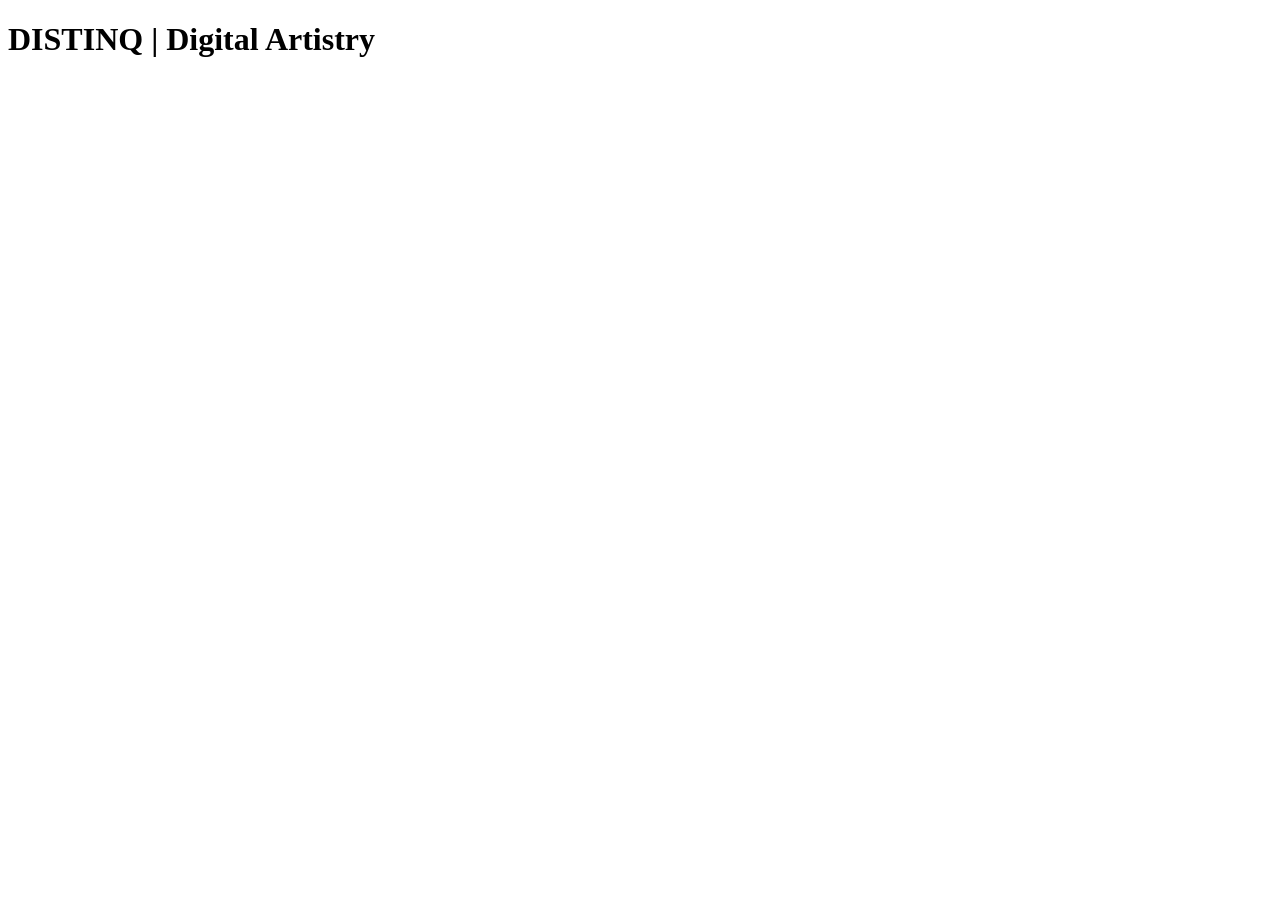
<file: index.html>
<!DOCTYPE html>
<html lang="en">
<head>
  <meta charset="UTF-8">
  <meta name="viewport" content="width=device-width, initial-scale=1.0">
  <title>DISTINQ | Digital Artistry</title>
</head>
<body>
  <h1>DISTINQ | Digital Artistry</h1>
</body>
</html>
</file>
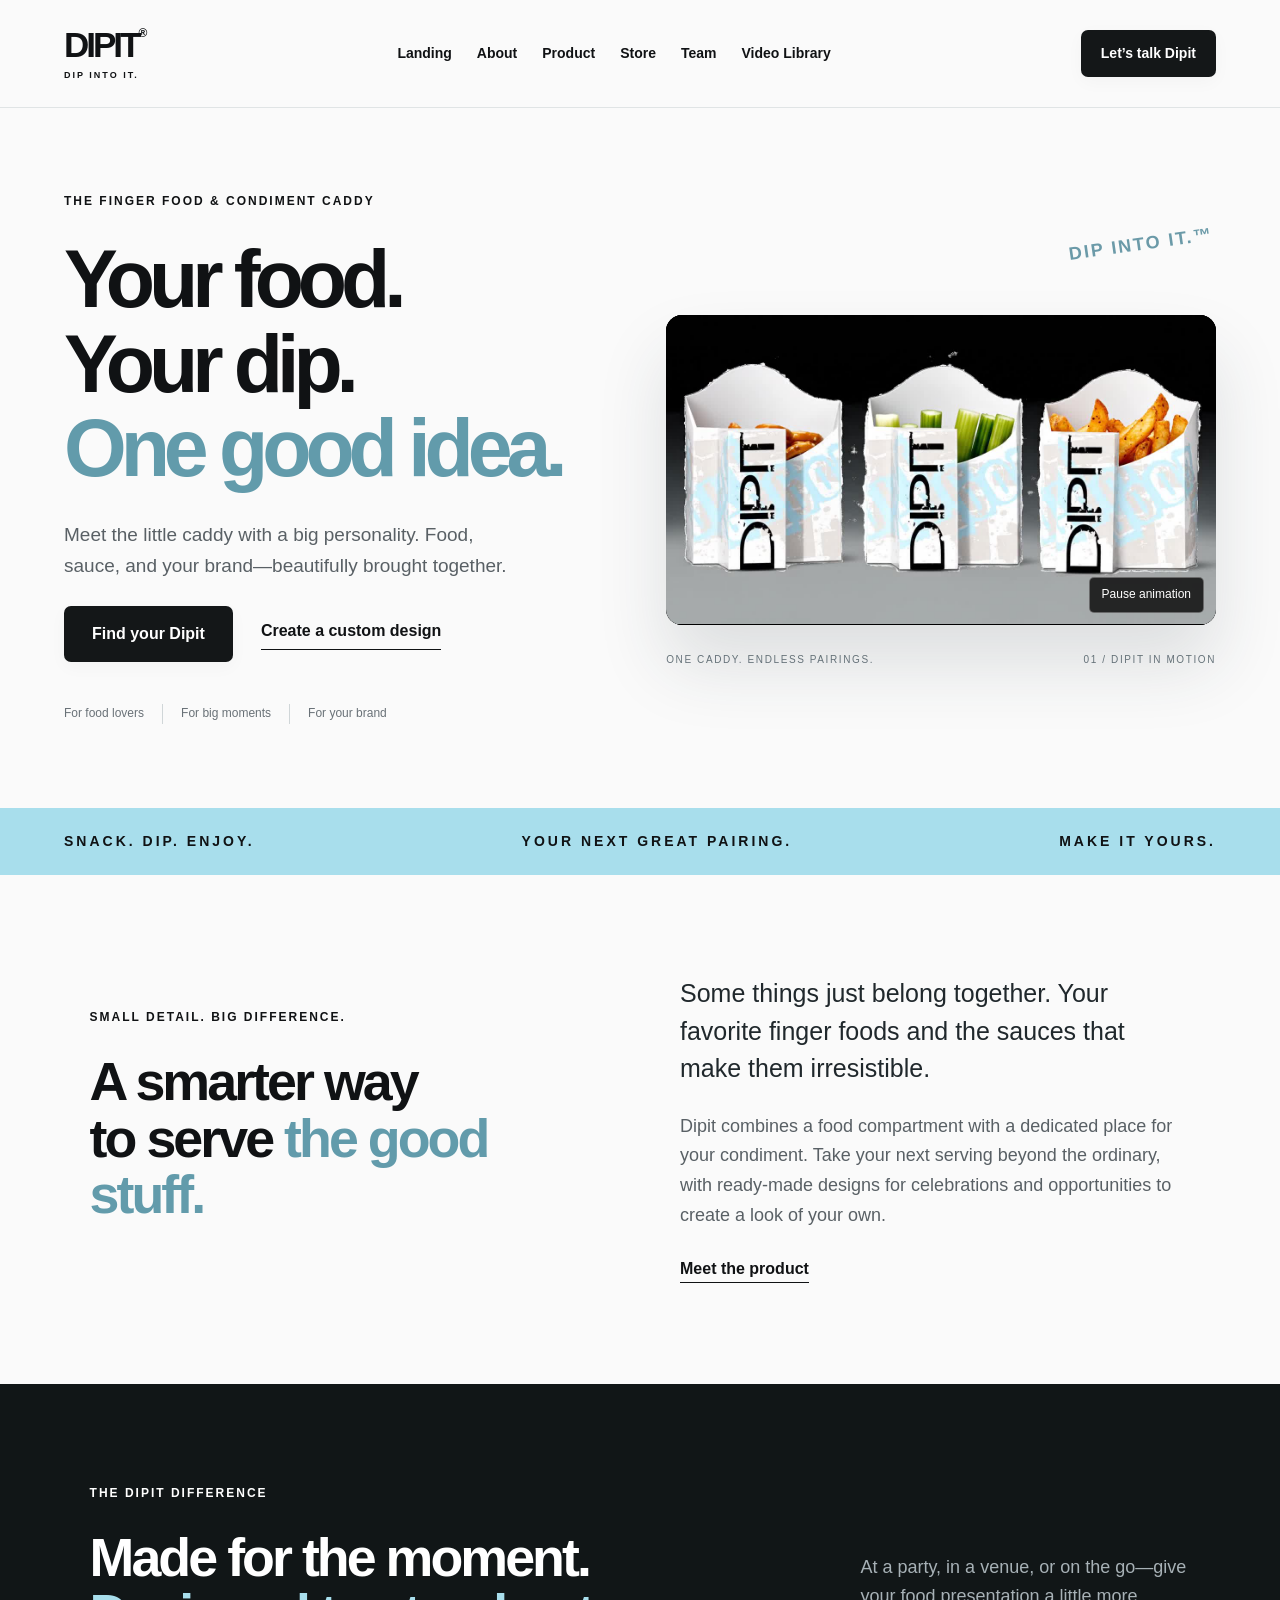
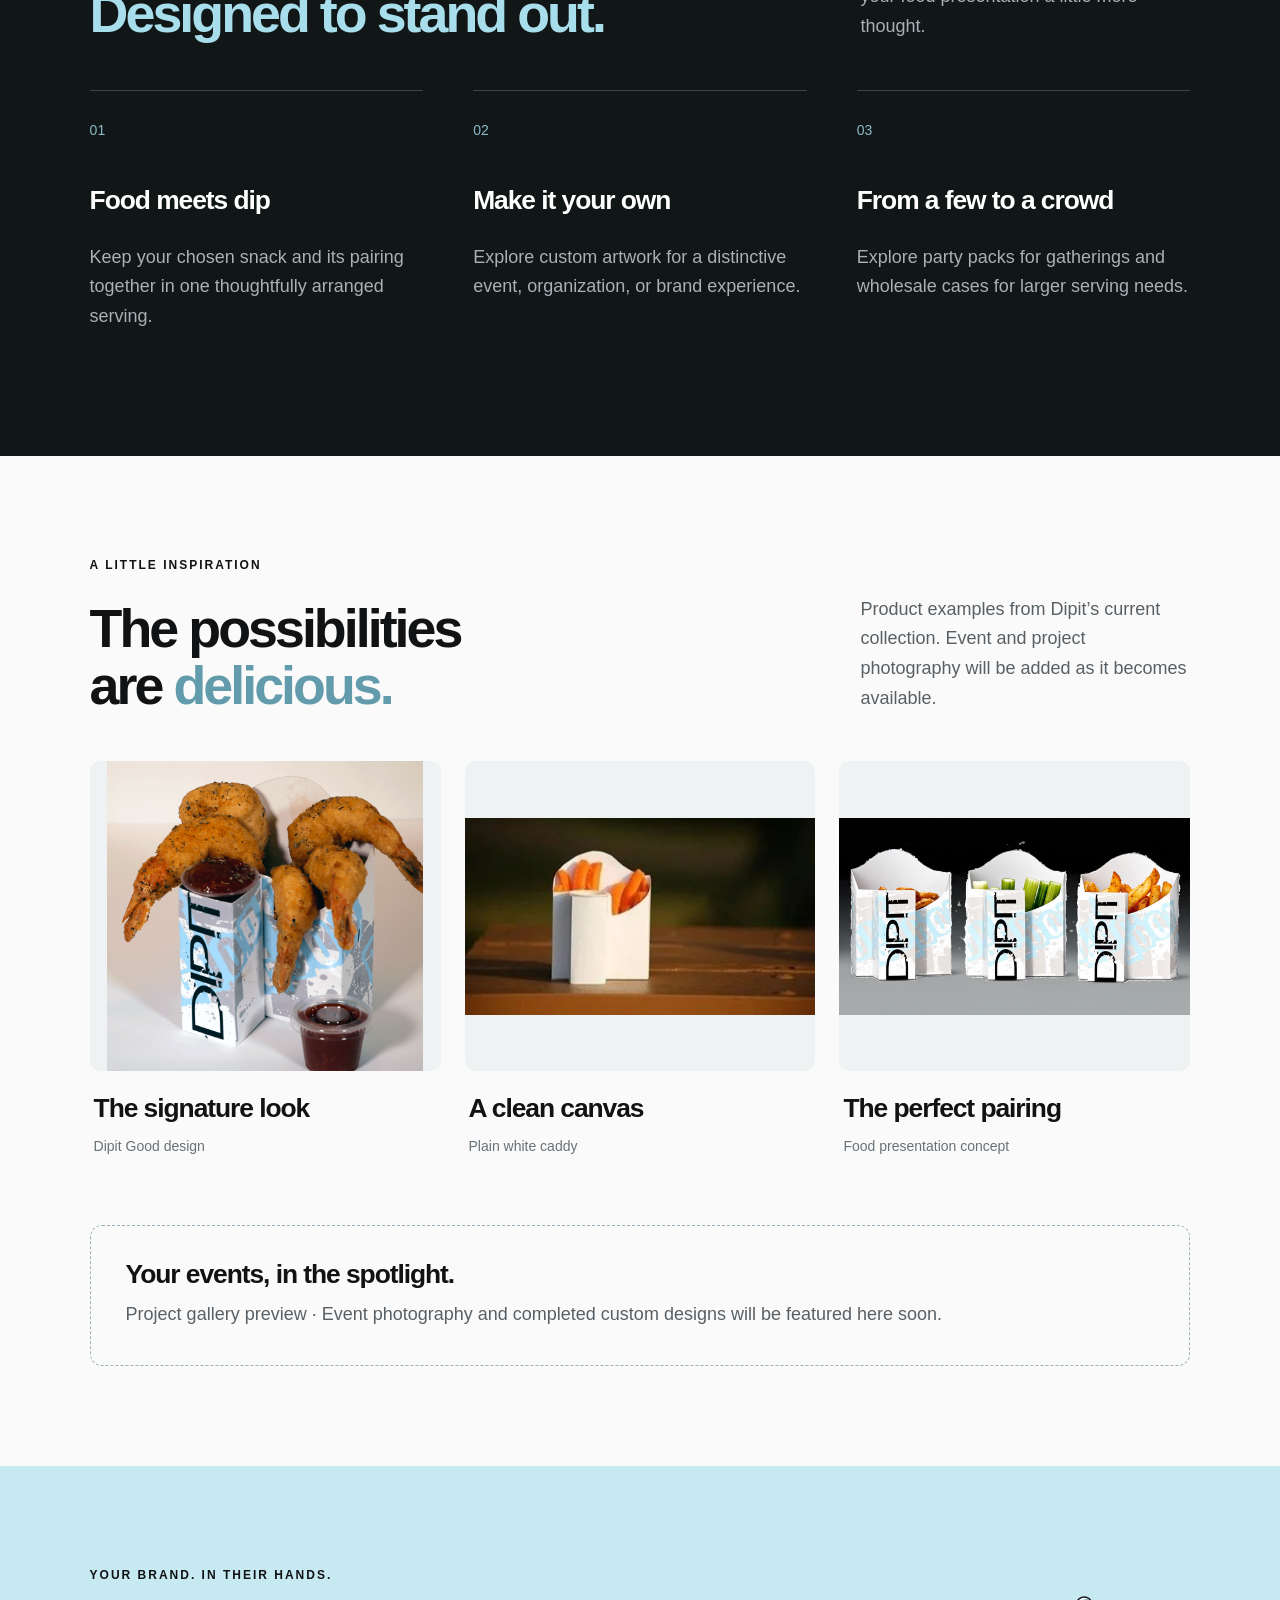
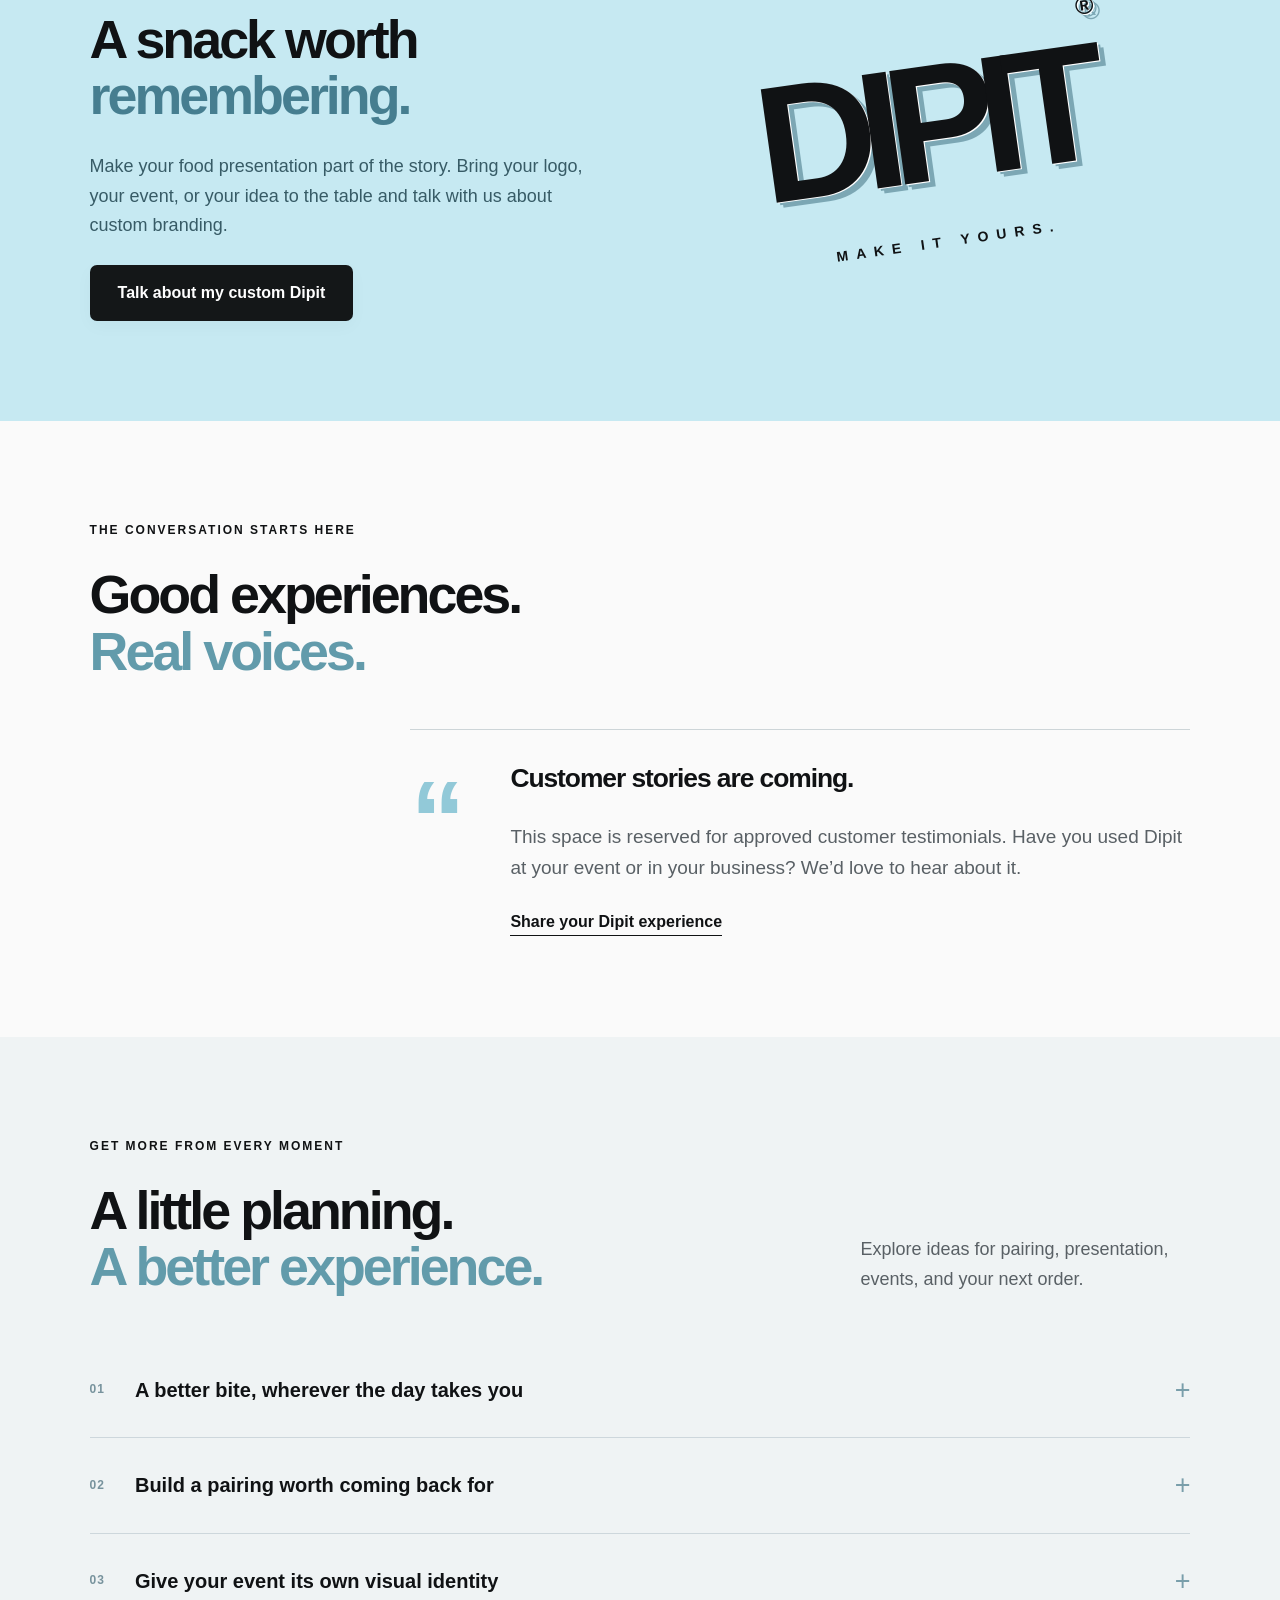
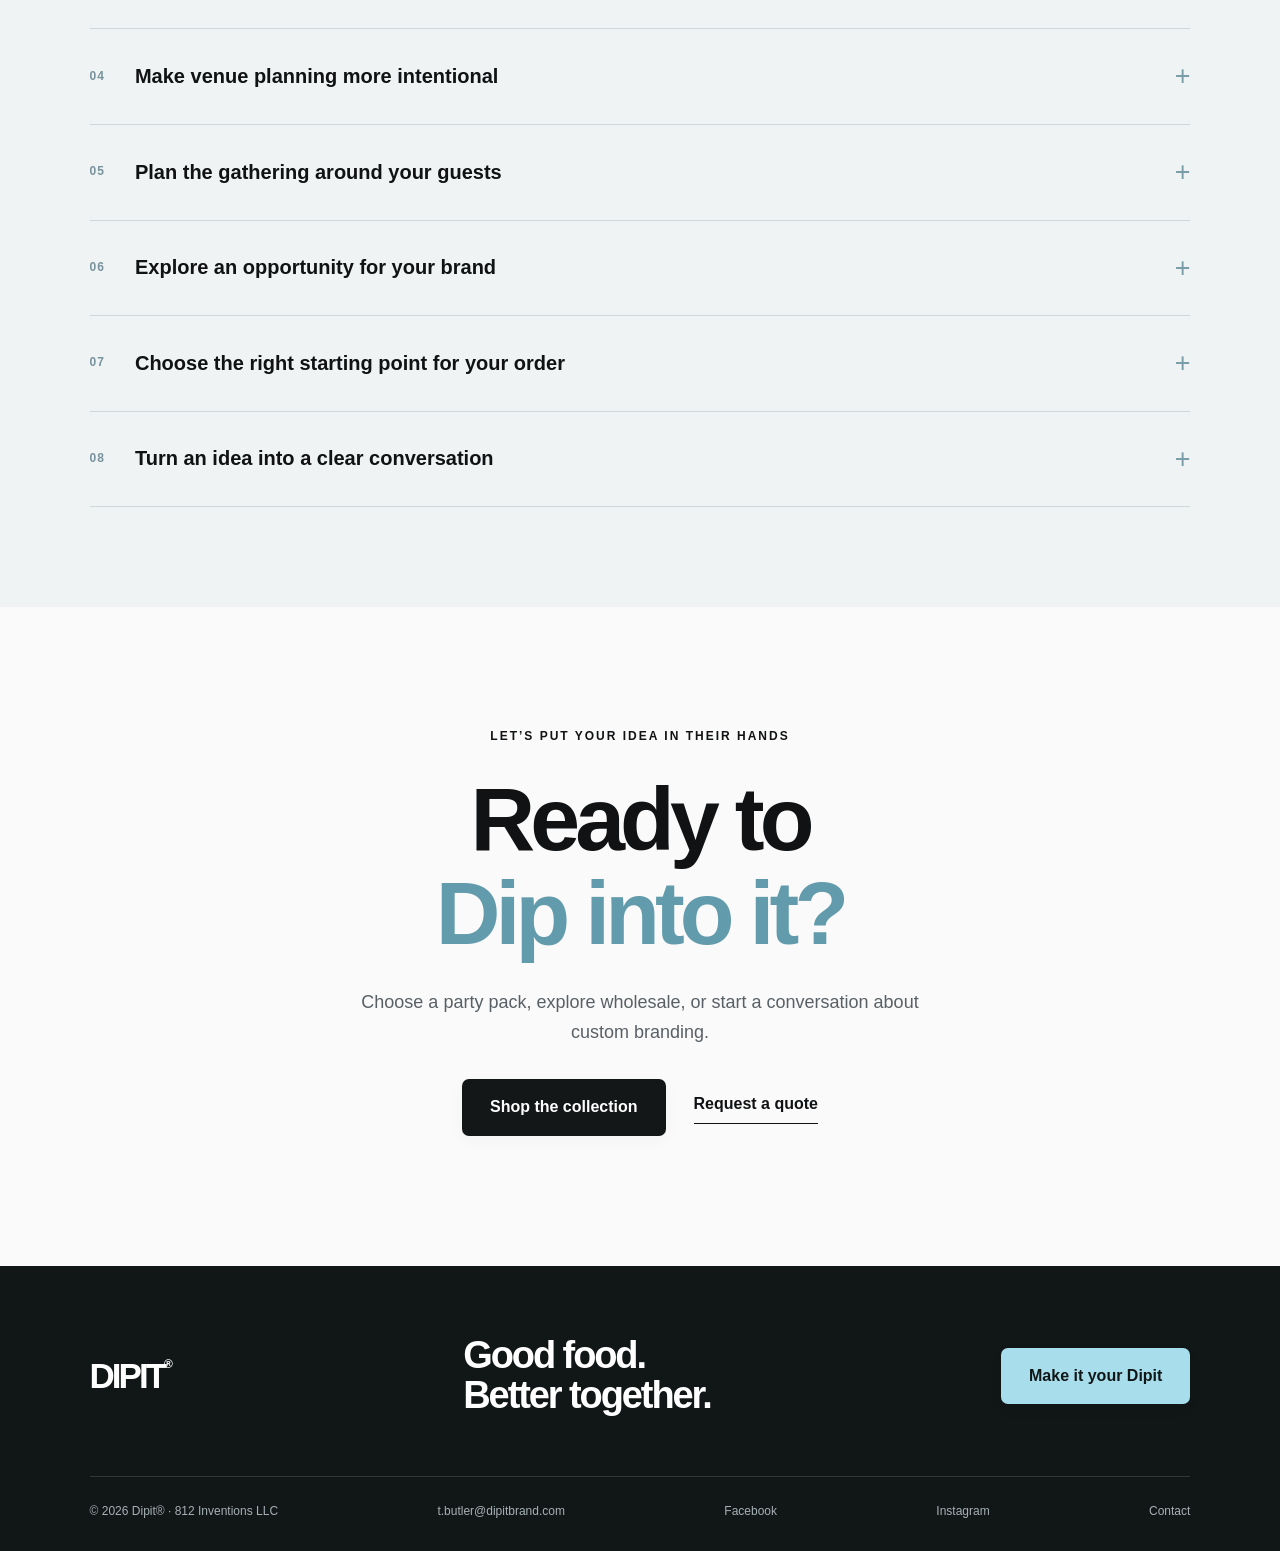
<file: dipit/index.html>
<!DOCTYPE html>
<html lang="en"><head><meta charset="utf-8"><meta name="viewport" content="width=device-width, initial-scale=1"><link rel="stylesheet" href="./assets/site.css"><title>Dipit® | Finger Food &amp; Condiment Caddies</title><meta name="description" content="Meet Dipit: food and dipping sauce, together. Explore finger food caddies, party packs, wholesale cases and custom branding for events and venues."><link rel="icon" href="./favicon.svg"><script src="./assets/site.js" defer></script></head><body><a class="skip" href="#main">Skip to content</a><header><a class="logo" href="./">DIPIT<span>®</span><small>DIP INTO IT.</small></a><button class="menu-toggle" aria-expanded="false" aria-controls="navigation">Menu</button><nav id="navigation" class=""><a href="./">Landing</a><a href="./about/">About</a><a href="./product/">Product</a><a href="./store/">Store</a><a href="./team/">Team</a><a href="./videos/">Video Library</a></nav><a class="button small nav-cta" href="./contact/">Let’s talk Dipit</a></header><script type="application/ld+json">{"@context":"https://schema.org","@type":"Organization","name":"Dipit","url":"https://www.dipitbrand.com","email":"t.butler@dipitbrand.com","sameAs":["https://www.facebook.com/dipitbrand","https://www.instagram.com/dipitbrand/"]}</script><main id="main"><section class="hero"><div class="hero-copy"><div class="eyebrow">THE FINGER FOOD &amp; CONDIMENT CADDY</div><h1>Your food.<br>Your dip.<br><em>One good idea.</em></h1><p>Meet the little caddy with a big personality. Food, sauce, and your brand—beautifully brought together.</p><div class="actions"><a class="button" href="./store/">Find your Dipit</a><a class="text-link" href="./contact/">Create a custom design</a></div><div class="hero-tags"><span>For food lovers</span><span>For big moments</span><span>For your brand</span></div></div><div class="hero-media"><div class="orbit-label">DIP INTO IT.™</div><div class="tilt"><div class="motion-video"><video src="./media/dipit-motion.mp4" poster="./media/video-poster.jpg" autoplay="" muted="" loop="" playsinline="" preload="metadata" aria-label="Dipit caddies filled with finger foods"></video><button class="video-pause">Pause animation</button></div></div><div class="media-caption"><span>ONE CADDY. ENDLESS PAIRINGS.</span><span>01 / DIPIT IN MOTION</span></div></div></section><div class="ribbon"><span>SNACK. DIP. ENJOY.</span><span>YOUR NEXT GREAT PAIRING.</span><span>MAKE IT YOURS.</span></div><section class="section intro"><div><div class="eyebrow">SMALL DETAIL. BIG DIFFERENCE.</div><h2>A smarter way<br>to serve <em>the good stuff.</em></h2></div><div><p class="lead">Some things just belong together. Your favorite finger foods and the sauces that make them irresistible.</p><p>Dipit combines a food compartment with a dedicated place for your condiment. Take your next serving beyond the ordinary, with ready-made designs for celebrations and opportunities to create a look of your own.</p><a class="text-link" href="./product/">Meet the product</a></div></section><section class="section dark"><div class="section-heading"><div><div class="eyebrow">THE DIPIT DIFFERENCE</div><h2>Made for the moment.<br><em>Designed to stand out.</em></h2></div><p>At a party, in a venue, or on the go—give your food presentation a little more thought.</p></div><div class="feature-grid"><article><span class="feature-number">01</span><h3>Food meets dip</h3><p>Keep your chosen snack and its pairing together in one thoughtfully arranged serving.</p></article><article><span class="feature-number">02</span><h3>Make it your own</h3><p>Explore custom artwork for a distinctive event, organization, or brand experience.</p></article><article><span class="feature-number">03</span><h3>From a few to a crowd</h3><p>Explore party packs for gatherings and wholesale cases for larger serving needs.</p></article></div></section><section class="section"><div class="section-heading"><div><div class="eyebrow">A LITTLE INSPIRATION</div><h2>The possibilities<br>are <em>delicious.</em></h2></div><p>Product examples from Dipit’s current collection. Event and project photography will be added as it becomes available.</p></div><div class="gallery"><div class="tilt"><figure><img src="./media/asset-2.png" alt="Dipit Good design" loading="lazy"><figcaption><h3>The signature look</h3><span>Dipit Good design</span></figcaption></figure></div><div class="tilt"><figure><img src="./media/asset-3.jpg" alt="Plain white caddy" loading="lazy"><figcaption><h3>A clean canvas</h3><span>Plain white caddy</span></figcaption></figure></div><div class="tilt"><figure><img src="./media/video-poster.jpg" alt="Food presentation concept" loading="lazy"><figcaption><h3>The perfect pairing</h3><span>Food presentation concept</span></figcaption></figure></div></div><div class="gallery-template"><h3>Your events, in the spotlight.</h3><p>Project gallery preview · Event photography and completed custom designs will be featured here soon.</p></div></section><section class="section blue split"><div><div class="eyebrow">YOUR BRAND. IN THEIR HANDS.</div><h2>A snack worth<br><em>remembering.</em></h2><p>Make your food presentation part of the story. Bring your logo, your event, or your idea to the table and talk with us about custom branding.</p><a class="button" href="./contact/">Talk about my custom Dipit</a></div><div class="brand-word">DIPIT<sup>®</sup><small>MAKE IT YOURS.</small></div></section><section class="section reviews"><div class="eyebrow">THE CONVERSATION STARTS HERE</div><h2>Good experiences.<br><em>Real voices.</em></h2><div class="review-placeholder"><span class="quote-mark">“</span><div><h3>Customer stories are coming.</h3><p>This space is reserved for approved customer testimonials. Have you used Dipit at your event or in your business? We’d love to hear about it.</p><a class="text-link" href="./contact/">Share your Dipit experience</a></div></div></section><section class="section guide"><div class="section-heading"><div><div class="eyebrow">GET MORE FROM EVERY MOMENT</div><h2>A little planning.<br><em>A better experience.</em></h2></div><p>Explore ideas for pairing, presentation, events, and your next order.</p></div><details><summary><span>01</span>A better bite, wherever the day takes you<b>+</b></summary><p>Think about the places you enjoy a snack: a busy concourse, a backyard gathering, a school celebration, or a movie night with friends. Food is part of the experience, but carrying it should not become the whole experience. A thoughtful serving setup gives guests somewhere to keep their food and somewhere to reach for their favorite dip. Dipit brings these two everyday needs into one compact format. Choose a finger food that fits your occasion, pair it with a complementary sauce, and create an individual serving that feels considered. Start with your menu and the way people will move through the space. That simple planning step helps you choose an approach that works for the moment.</p></details><details><summary><span>02</span>Build a pairing worth coming back for<b>+</b></summary><p>The most memorable snack is often a familiar food with a dip that makes it feel special. Picture crisp vegetables with a creamy dressing, warm fries with your favorite condiment, or a savory appetizer with a bright, tangy sauce. You can build a serving around a classic combination or introduce guests to something unexpected. Consider how the food will be prepared, how it will be served, and whether guests will be sitting or moving around. Always follow your normal food handling procedures and check dietary needs with your guests. For hosts, a little preparation goes a long way: organize your ingredients, plan the portions, and make it clear which sauce accompanies each serving.</p></details><details><summary><span>03</span>Give your event its own visual identity<b>+</b></summary><p>An event has a personality before the first guest arrives. It might feel lively and playful, clean and professional, or personal and celebratory. The details people hold in their hands can help carry that personality throughout the space. When planning custom artwork, begin with one clear idea: a logo, an event name, or a distinctive visual motif. Keep the design easy to recognize at a glance and consider how it will look alongside your food presentation. Bring your artwork and event details to the Dipit team to discuss the options. Ask about suitable designs, quantity, timing, and any artwork requirements before making your plans final. A focused conversation helps turn a creative idea into a practical project.</p></details><details><summary><span>04</span>Make venue planning more intentional<b>+</b></summary><p>Serving food at a venue involves more than selecting a menu. Think about where guests order, where they collect their food, and where they go next. A game, performance, or campus event often asks people to move through a busy environment while keeping their attention on something else. Individual portions can help you plan that journey with greater care. If you are considering Dipit for your operation, describe your service format and the finger foods you want to serve. Discuss expected volume and the kind of presentation you need. Your team can then evaluate how a caddy would fit into existing procedures. A small product trial is a useful way to inform decisions before a larger purchasing commitment.</p></details><details><summary><span>05</span>Plan the gathering around your guests<b>+</b></summary><p>Hosting becomes easier when the small details support the people you have invited. Consider who will attend, which foods they enjoy, and how long the gathering will last. A snack table for a family celebration may need a different approach from refreshments at a professional event. Choose a presentation that feels appropriate and keep your menu understandable. If you offer several dips, label them clearly and account for allergies according to your usual procedures. Place serving supplies where guests can find them without interrupting the flow of the gathering. Dipit party packs offer a place to begin when you want to explore individual food and condiment servings. Review the current store listing for pack details before ordering.</p></details><details><summary><span>06</span>Explore an opportunity for your brand<b>+</b></summary><p>Useful branded items can become part of an experience rather than an interruption to it. A food caddy offers a surface that guests naturally notice while they enjoy their snack. For a campaign or event, consider what you want someone to remember: your organization name, a visual identity, or the occasion itself. Avoid trying to communicate every message at once. Clear artwork and a considered food pairing can work together to make the presentation recognizable. If your project involves custom printing, speak with the team about what is possible for your quantity and schedule. Bring an outline of the campaign, the audience, and the setting so the conversation starts with a concrete goal.</p></details><details><summary><span>07</span>Choose the right starting point for your order<b>+</b></summary><p>You do not need to begin with a large project to understand the product. For a personal gathering, explore the available party packs and choose a design that matches the occasion. For an operation serving larger groups, review the wholesale listings and the case quantities. For a unique visual direction, request a conversation about custom branding. Before placing an order, check the listing for the exact product, price, pack size, and condiment cup compatibility. Confirm current availability, shipping details, and any terms in the existing Dipit store. If you are unsure which option fits your plans, describe the event, expected attendance, and service style in your inquiry so the team can help you evaluate the next step.</p></details><details><summary><span>08</span>Turn an idea into a clear conversation<b>+</b></summary><p>The best inquiries make it easy to understand the project. Share the setting where you plan to use Dipit, the kind of food you want to serve, and an approximate quantity. If you have a target date, include it in your message without assuming a particular production timeline. For custom work, mention whether you already have a logo or artwork available. For wholesale, explain the scale and frequency of your needs. You can also describe any questions your team needs answered before deciding. These details create a useful starting point for discussing fit, pricing, and practical requirements. Use the inquiry form to record your interest, or contact a team member directly by email for a personal conversation.</p></details></section><section class="section closing"><div class="eyebrow">LET’S PUT YOUR IDEA IN THEIR HANDS</div><h2>Ready to<br><em>Dip into it?</em></h2><p>Choose a party pack, explore wholesale, or start a conversation about custom branding.</p><div class="actions"><a class="button" href="./store/">Shop the collection</a><a class="text-link" href="./contact/">Request a quote</a></div></section></main><footer><div class="footer-top"><a class="logo" href="./">DIPIT<span>®</span></a><h2>Good food.<br>Better together.</h2><a class="button" href="./contact/">Make it your Dipit</a></div><div class="footer-bottom"><span>© 2026 Dipit® · 812 Inventions LLC</span><a href="mailto:t.butler@dipitbrand.com">t.butler@dipitbrand.com</a><a href="https://www.facebook.com/dipitbrand">Facebook</a><a href="https://www.instagram.com/dipitbrand/">Instagram</a><a href="./contact/">Contact</a></div></footer></body></html>
</file>
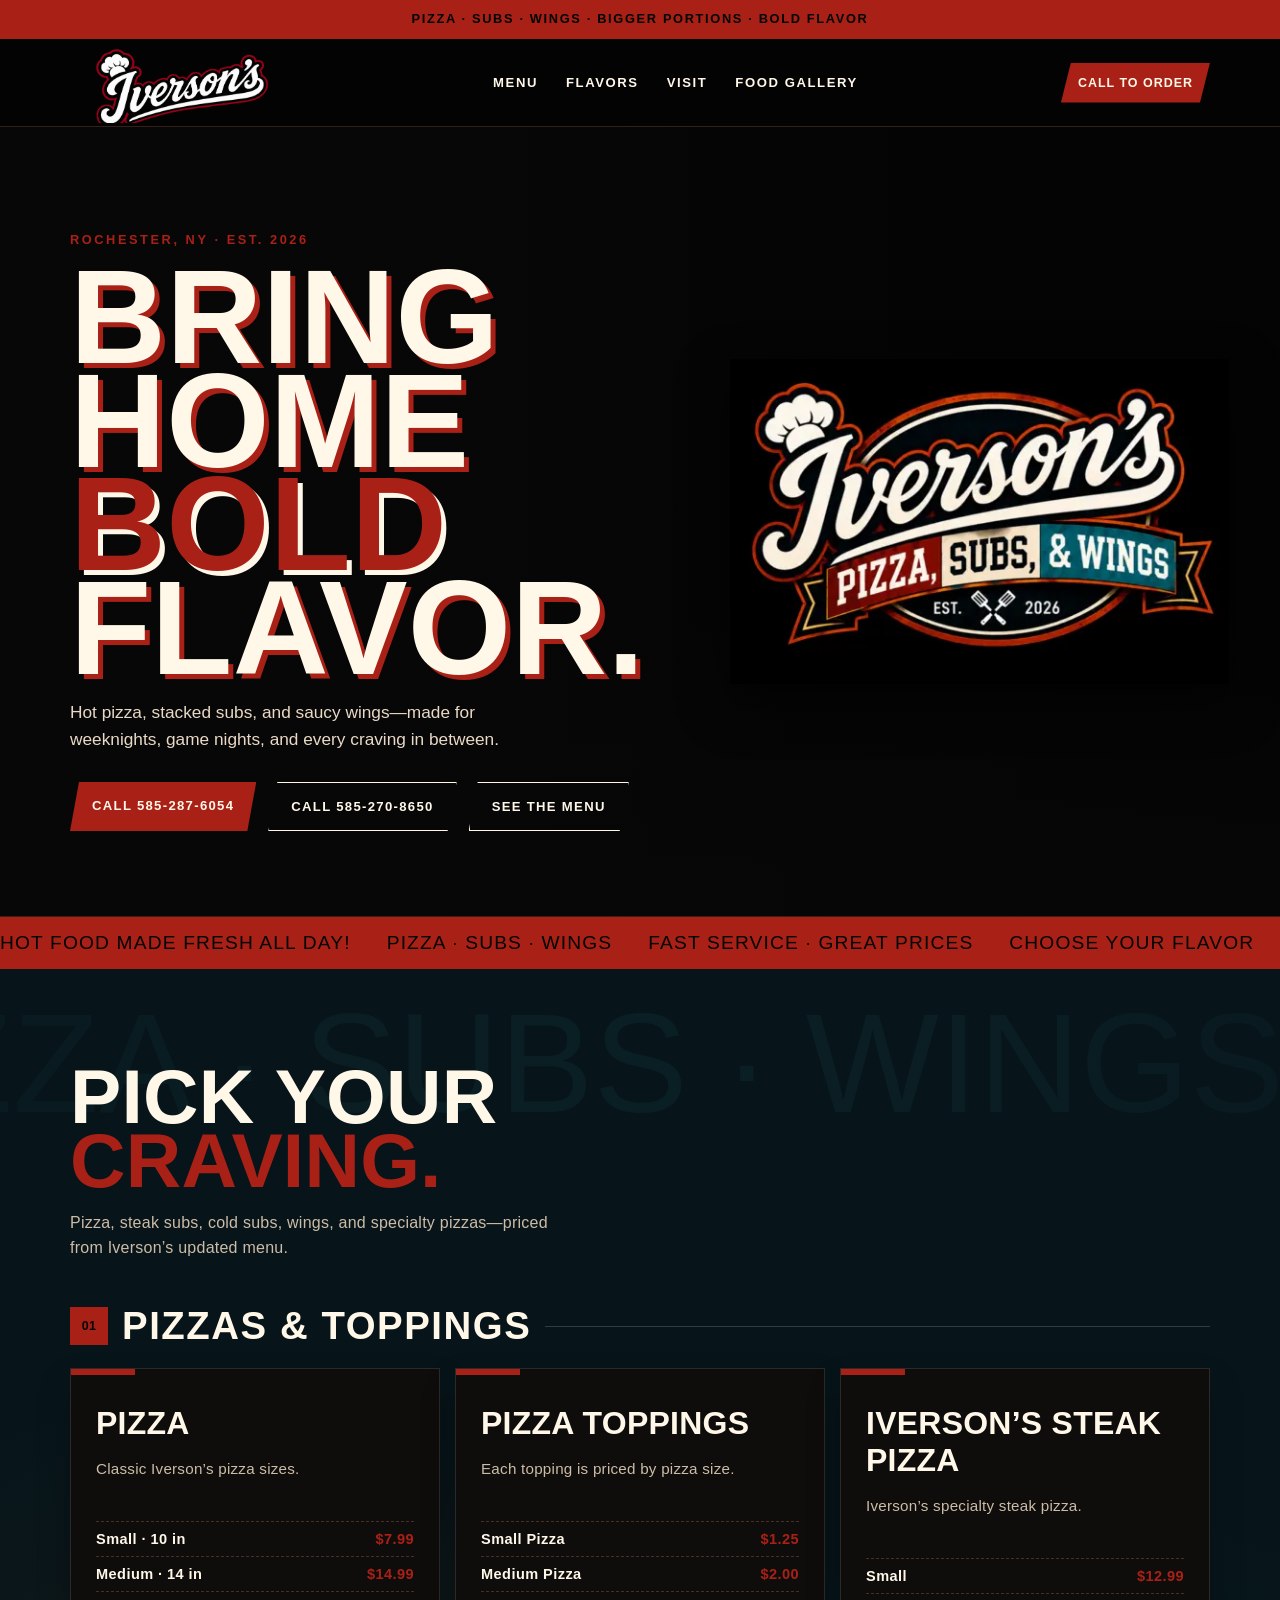
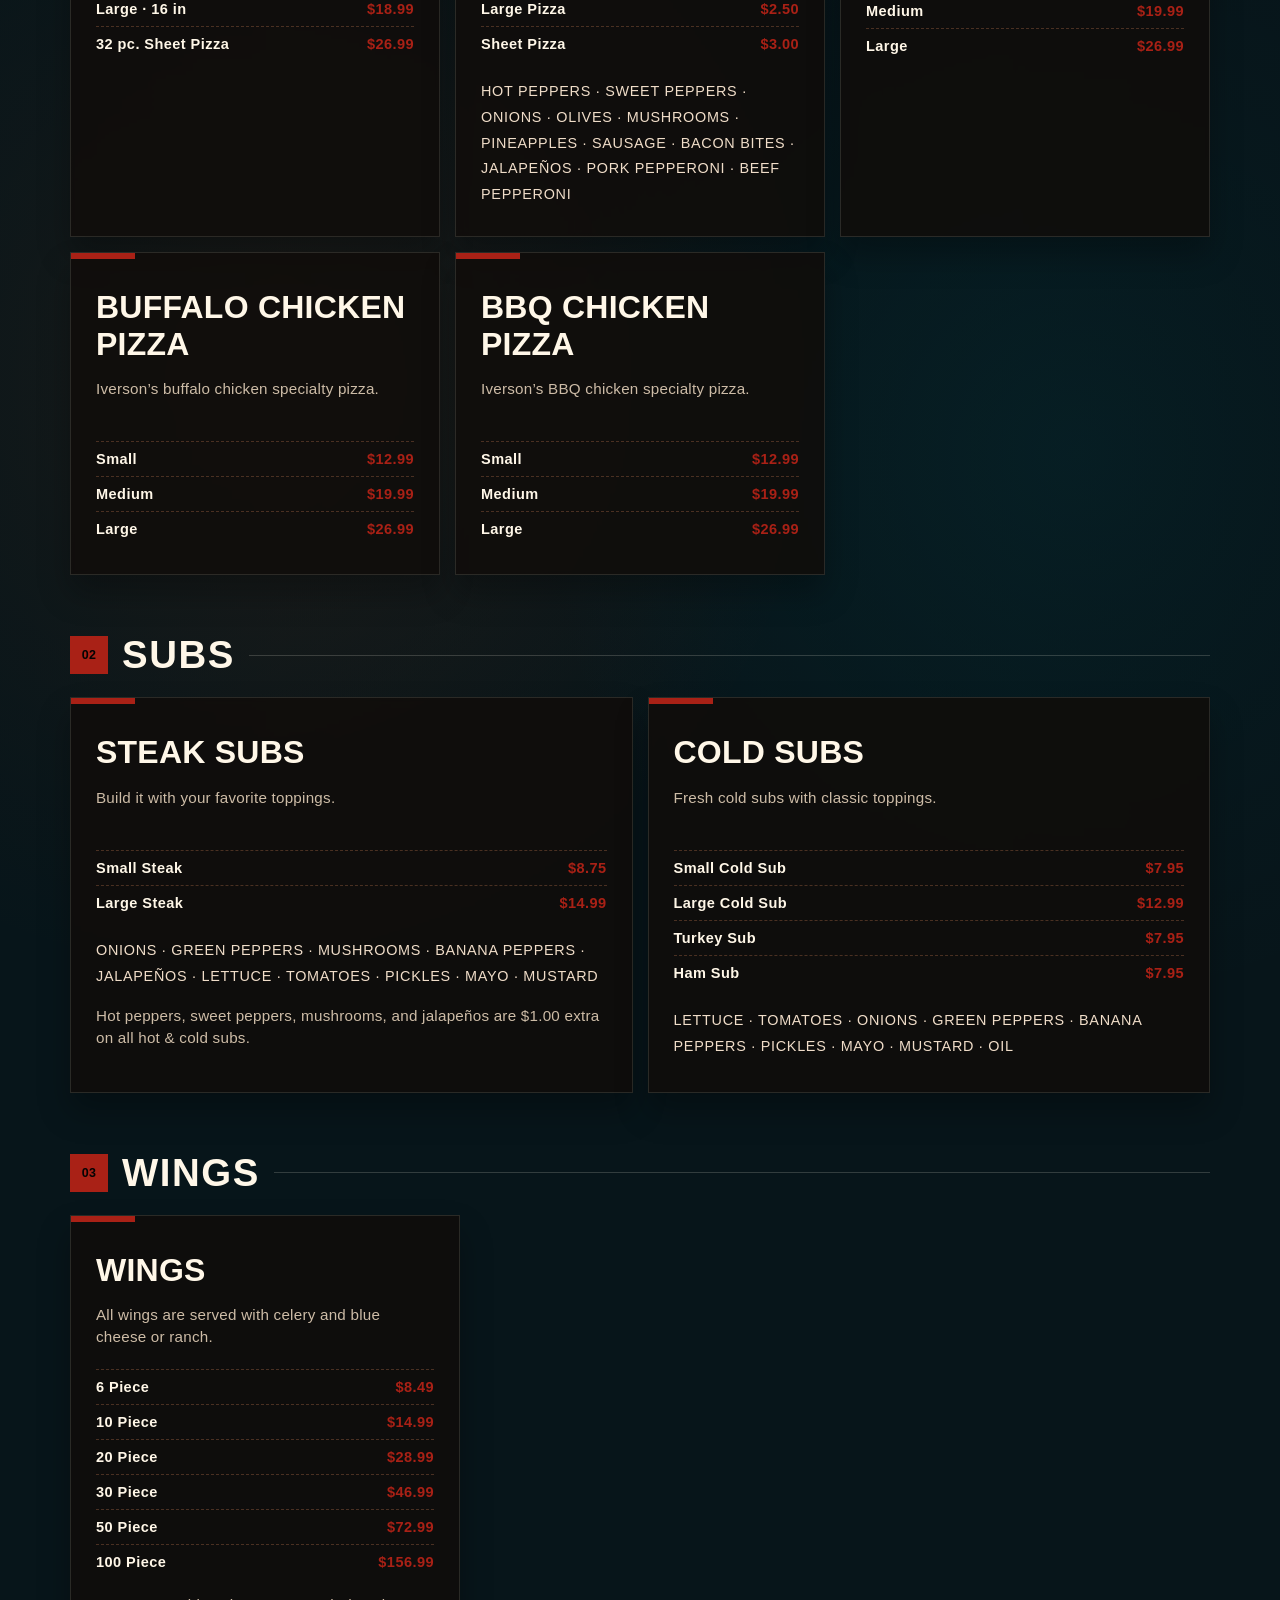
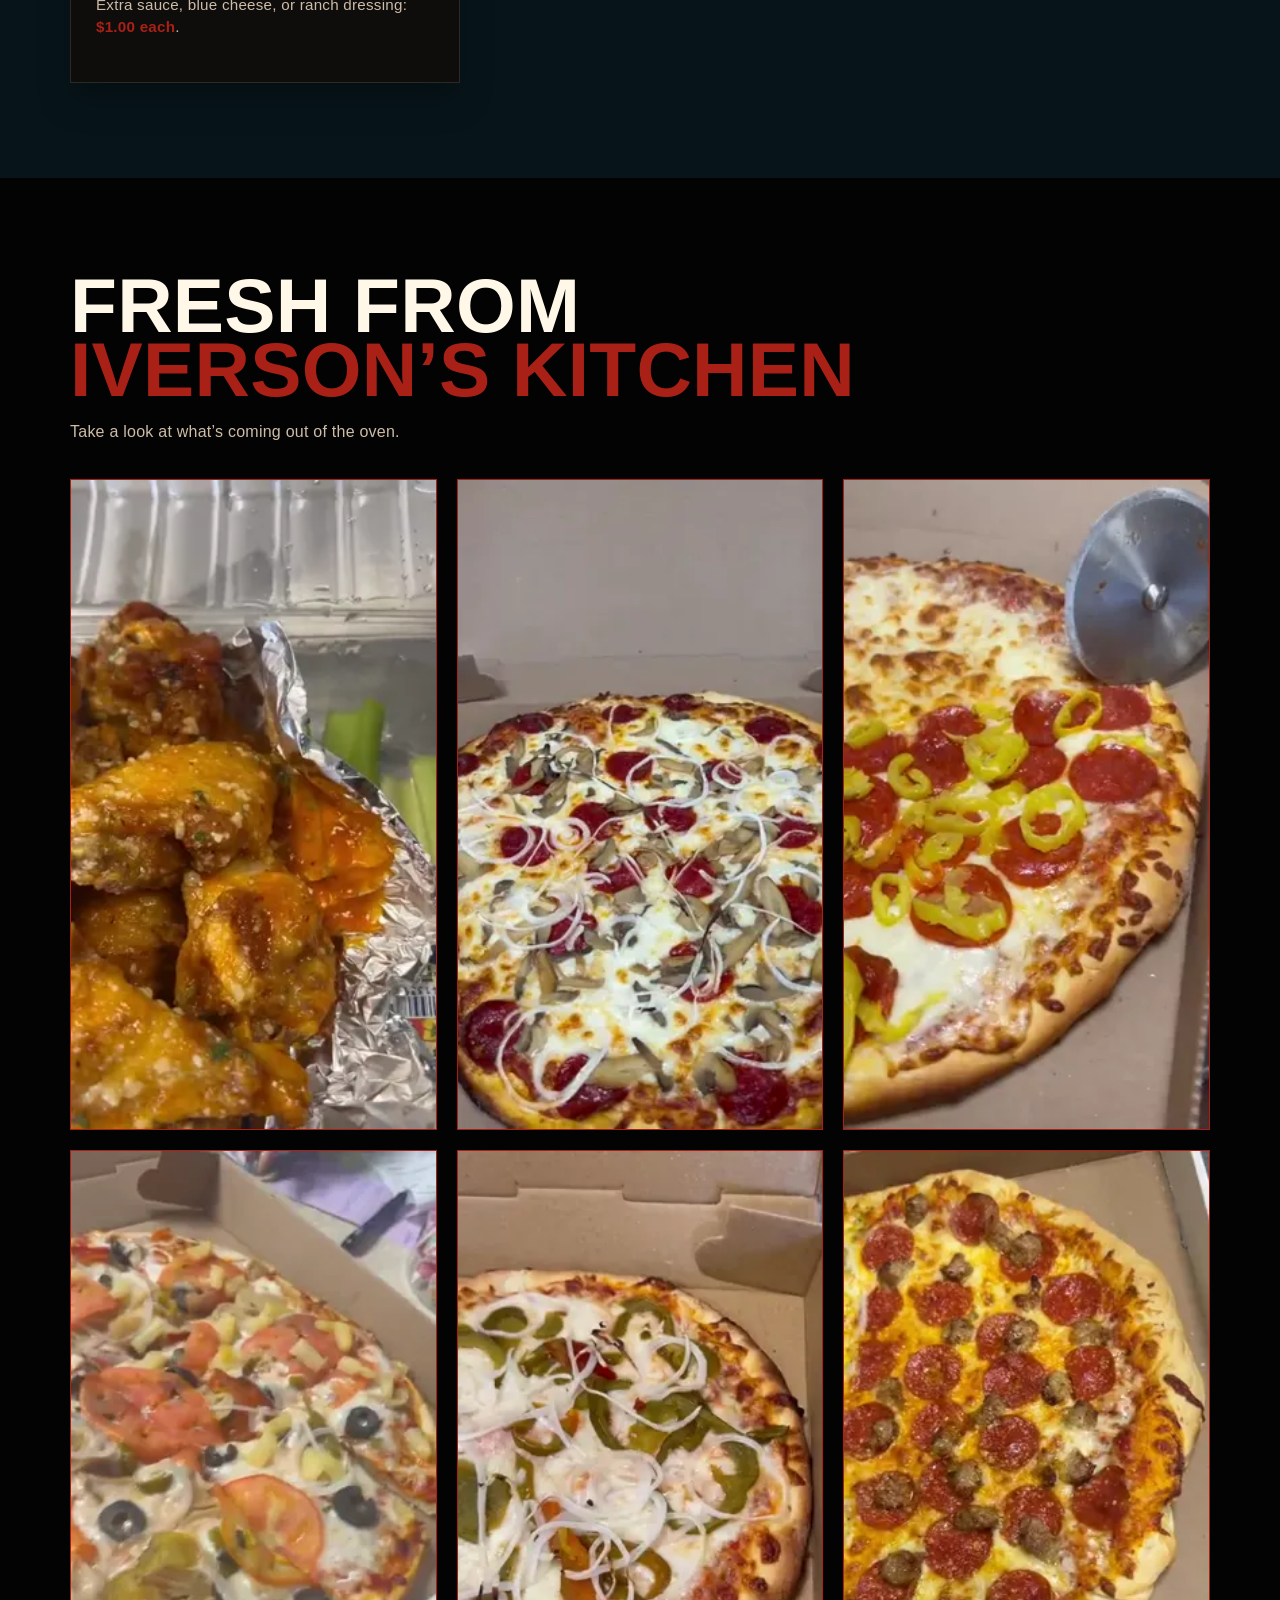
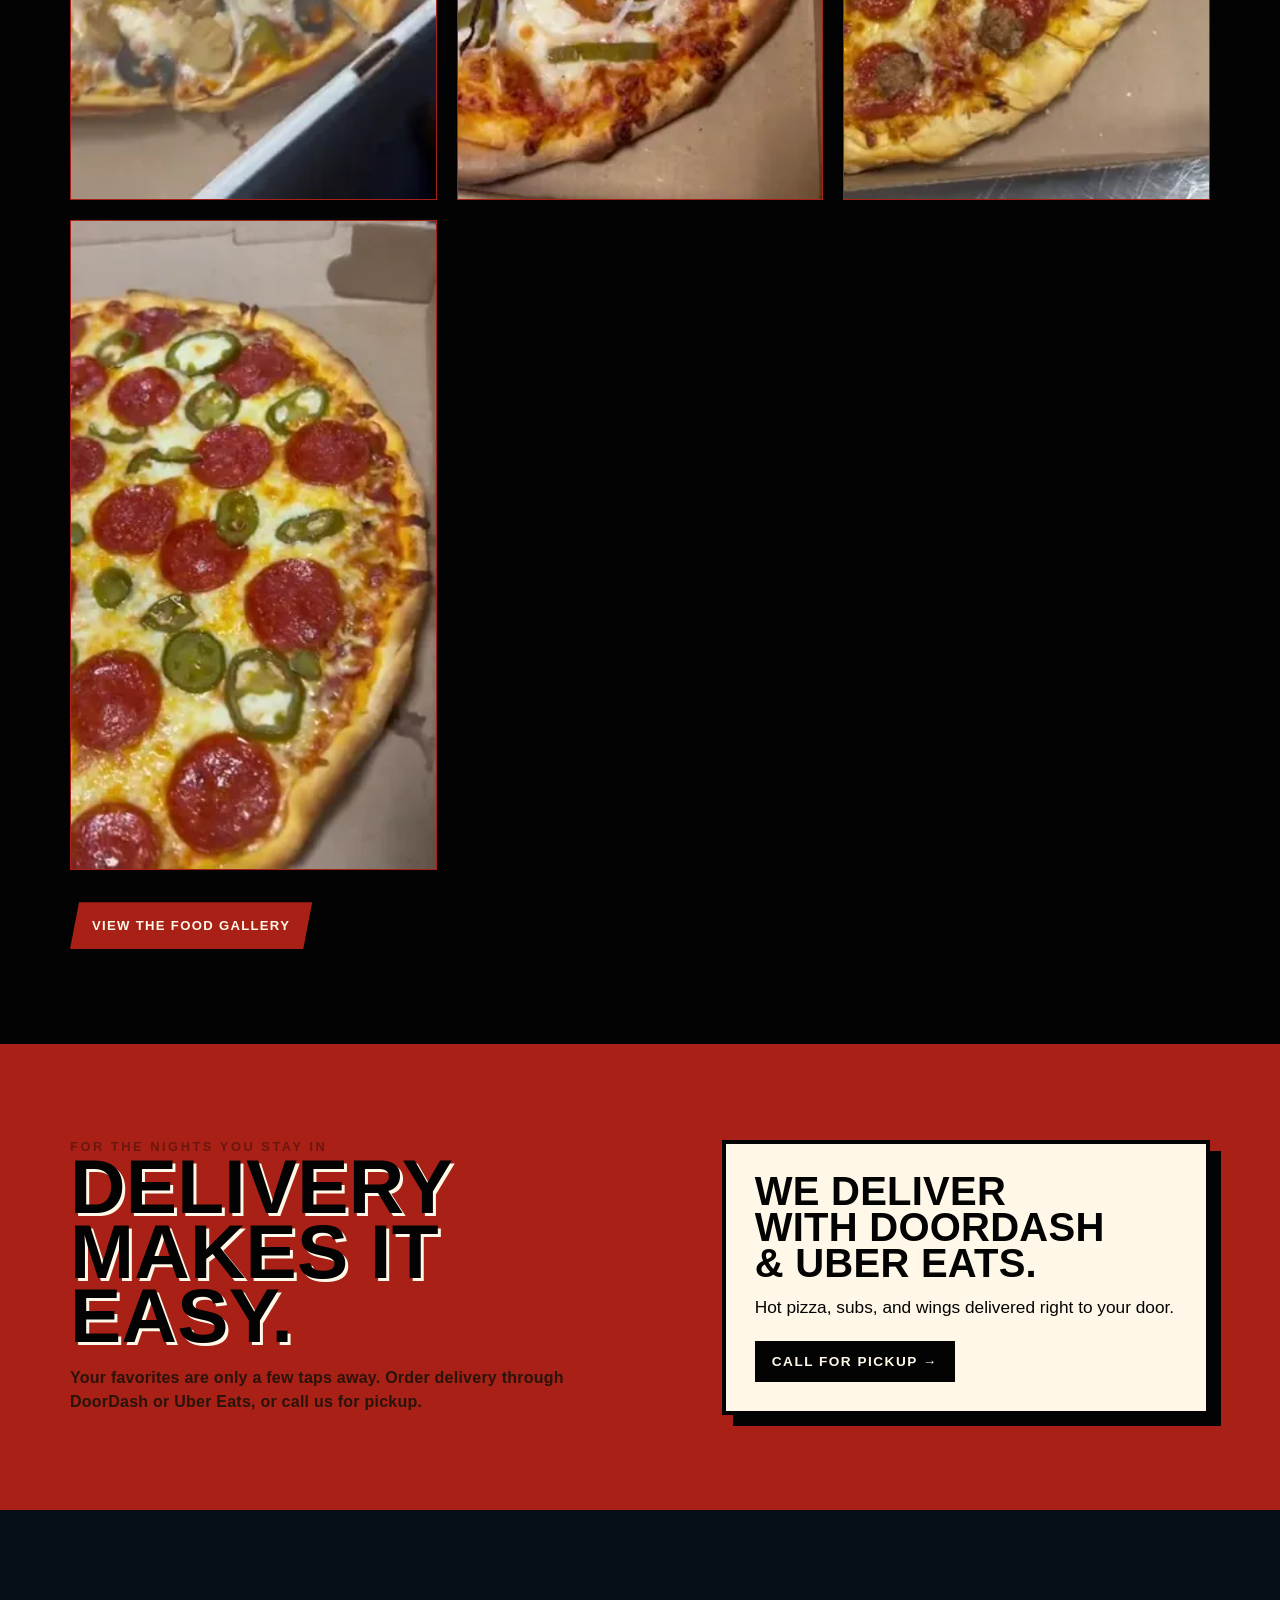
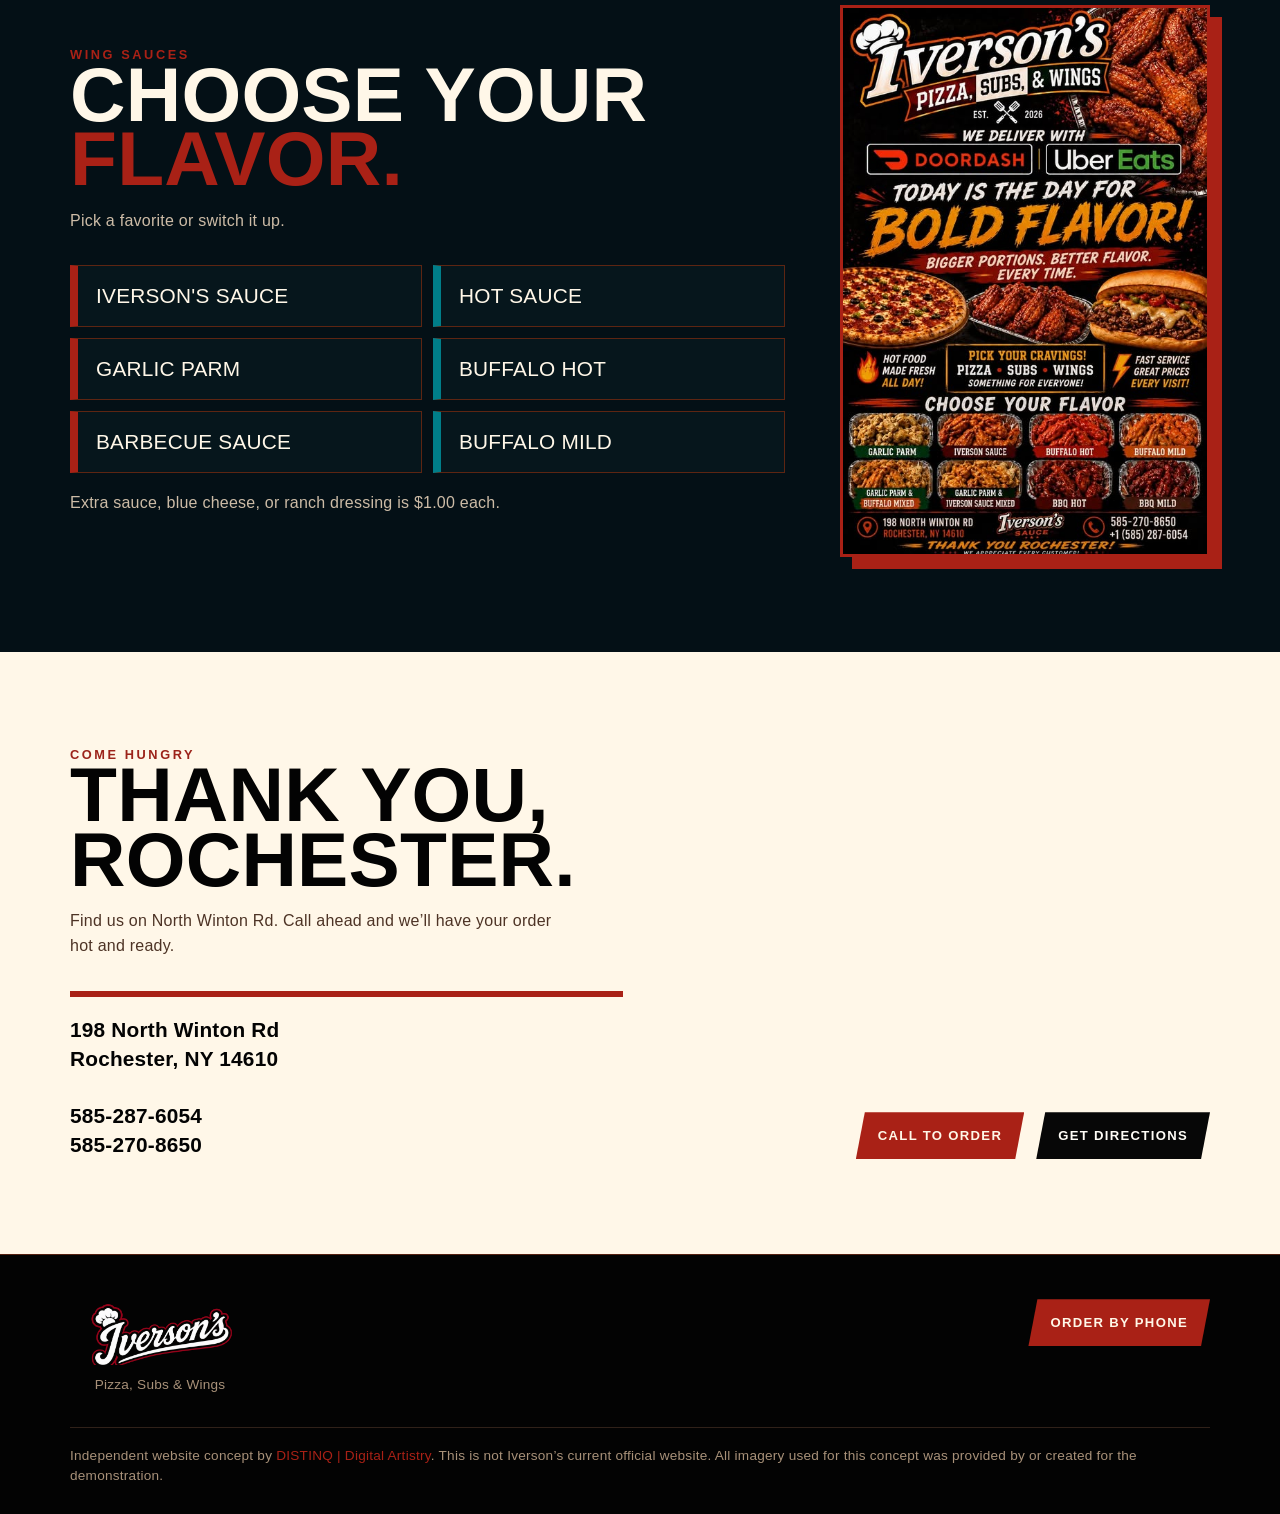
<file: iversons-hoops/index.html>
<!doctype html>
<html lang="en">
<head>
  <meta charset="utf-8">
  <meta name="viewport" content="width=device-width, initial-scale=1">
  <meta name="description" content="A bold website concept for Iverson's Pizza, Subs & Wings.">
  <title>Iverson's Pizza, Subs & Wings | Bold Flavor</title>
  <link rel="icon" type="image/svg+xml" href="data:image/svg+xml,%3Csvg xmlns='http://www.w3.org/2000/svg' viewBox='0 0 64 64'%3E%3Ccircle cx='32' cy='32' r='30' fill='%23f4511e'/%3E%3Cpath d='M10 38c12-2 30-15 44-26M23 55c4-14 13-31 29-43M8 26c16 0 32 6 47 19' stroke='%230a0a0a' stroke-width='4' fill='none'/%3E%3C/svg%3E">
  <link rel="stylesheet" href="css/style.css?v=20260922-hero-logo-1-5x">
  <script src="js/script.js" defer></script>
<style>.logo-image{display:block;width:220px;height:80px;overflow:hidden;line-height:0}.logo-image img{display:block;width:220px;height:80px;object-fit:cover;object-position:center top}@media(max-width:480px){.logo-image{width:170px;height:66px}.logo-image img{width:170px;height:66px}} .footer-logo{width:180px;height:66px}.footer-logo img{width:180px;height:66px}@media(max-width:480px){.footer-logo{width:155px;height:60px}.footer-logo img{width:155px;height:60px}}</style><link rel="stylesheet" href="css/food-gallery.css">
<script src="js/food-gallery.js" defer></script>
</head>
<body>
  <div class="top">Pizza · Subs · Wings · Bigger portions · Bold flavor</div>
  <nav class="wrap nav">
    <a class="logo logo-image" href="#top" aria-label="Iverson’s home"><img src="Iversons-logo-deep-red.png" alt="Iverson’s"></a>
    <div class="links"><a href="#menu">Menu</a><a href="#flavors">Flavors</a><a href="#visit">Visit</a><a href="food-gallery.html">Food Gallery</a></div>
    <a class="order" href="tel:+15852876054">Call to order</a>
  </nav>
<div class="wrap food-mobile-nav"><a href="food-gallery.html">Food Gallery</a></div>

  <main id="top">
    <section class="hero">
      <div class="hero-logo" aria-hidden="true"><img src="iversons-hero-logo.webp?v=revised" alt=""></div>
      <div class="wrap hero-inner">
        <div class="eyebrow">Rochester, NY · Est. 2026</div>
        <h1>Bring home<br><em>bold</em> flavor.</h1>
        <p>Hot pizza, stacked subs, and saucy wings—made for weeknights, game nights, and every craving in between.</p>
        <div class="hero-ctas">
          <a class="btn orange" href="tel:+15852876054">Call 585-287-6054</a>
          <a class="btn outline" href="tel:+15852708650">Call 585-270-8650</a>
          <a class="btn outline" href="#menu">See the menu</a>
        </div>
      </div>
    </section>

    <div class="ticker"><span>Hot food made fresh all day!</span><span>Pizza · Subs · Wings</span><span>Fast service · Great prices</span><span>Choose your flavor</span></div>

    <section class="menu section" id="menu">
      <div class="wrap menu-content">
        <h2 class="heading">Pick your<br><span class="hot">craving.</span></h2>
        <p class="sub">Pizza, steak subs, cold subs, wings, and specialty pizzas—priced from Iverson’s updated menu.</p>

        <div class="menu-group">
          <div class="menu-group-title"><span>01</span><h3>Pizzas &amp; Toppings</h3></div>
          <div class="cards cards-pizza">
            <article class="card">
            <h3>Pizza</h3>
            <p>Classic Iverson’s pizza sizes.</p>
            <ul>
              <li><span>Small · 10 in</span><b>$7.99</b></li>
              <li><span>Medium · 14 in</span><b>$14.99</b></li>
              <li><span>Large · 16 in</span><b>$18.99</b></li>
              <li><span>32 pc. Sheet Pizza</span><b>$26.99</b></li>
            </ul>
          </article>
            <article class="card">
            <h3>Pizza Toppings</h3>
            <p>Each topping is priced by pizza size.</p>
            <ul>
              <li><span>Small Pizza</span><b>$1.25</b></li>
              <li><span>Medium Pizza</span><b>$2.00</b></li>
              <li><span>Large Pizza</span><b>$2.50</b></li>
              <li><span>Sheet Pizza</span><b>$3.00</b></li>
            </ul>
            <div class="topping-copy">Hot Peppers · Sweet Peppers · Onions · Olives · Mushrooms · Pineapples · Sausage · Bacon Bites · Jalapeños · Pork Pepperoni · Beef Pepperoni</div>
          </article>
            <article class="card">
            <h3>Iverson’s Steak Pizza</h3>
            <p>Iverson’s specialty steak pizza.</p>
            <ul>
              <li><span>Small</span><b>$12.99</b></li>
              <li><span>Medium</span><b>$19.99</b></li>
              <li><span>Large</span><b>$26.99</b></li>
            </ul>
          </article>
            <article class="card">
            <h3>Buffalo Chicken Pizza</h3>
            <p>Iverson’s buffalo chicken specialty pizza.</p>
            <ul>
              <li><span>Small</span><b>$12.99</b></li>
              <li><span>Medium</span><b>$19.99</b></li>
              <li><span>Large</span><b>$26.99</b></li>
            </ul>
          </article>
            <article class="card">
            <h3>BBQ Chicken Pizza</h3>
            <p>Iverson’s BBQ chicken specialty pizza.</p>
            <ul>
              <li><span>Small</span><b>$12.99</b></li>
              <li><span>Medium</span><b>$19.99</b></li>
              <li><span>Large</span><b>$26.99</b></li>
            </ul>
          </article>
          </div>
        </div>

        <div class="menu-group">
          <div class="menu-group-title"><span>02</span><h3>Subs</h3></div>
          <div class="cards cards-subs">
            <article class="card">
            <h3>Steak Subs</h3>
            <p>Build it with your favorite toppings.</p>
            <ul>
              <li><span>Small Steak</span><b>$8.75</b></li>
              <li><span>Large Steak</span><b>$14.99</b></li>
            </ul>
            <div class="topping-copy">Onions · Green Peppers · Mushrooms · Banana Peppers · Jalapeños · Lettuce · Tomatoes · Pickles · Mayo · Mustard</div>
            <p>Hot peppers, sweet peppers, mushrooms, and jalapeños are $1.00 extra on all hot &amp; cold subs.</p>
          </article>
            <article class="card">
            <h3>Cold Subs</h3>
            <p>Fresh cold subs with classic toppings.</p>
            <ul>
              <li><span>Small Cold Sub</span><b>$7.95</b></li>
              <li><span>Large Cold Sub</span><b>$12.99</b></li>
              <li><span>Turkey Sub</span><b>$7.95</b></li>
              <li><span>Ham Sub</span><b>$7.95</b></li>
            </ul>
            <div class="topping-copy">Lettuce · Tomatoes · Onions · Green Peppers · Banana Peppers · Pickles · Mayo · Mustard · Oil</div>
          </article>
          </div>
        </div>

        <div class="menu-group">
          <div class="menu-group-title"><span>03</span><h3>Wings</h3></div>
          <div class="cards cards-wings">
            <article class="card">
            <h3>Wings</h3>
            <p>All wings are served with celery and blue cheese or ranch.</p>
            <ul>
              <li><span>6 Piece</span><b>$8.49</b></li>
              <li><span>10 Piece</span><b>$14.99</b></li>
              <li><span>20 Piece</span><b>$28.99</b></li>
              <li><span>30 Piece</span><b>$46.99</b></li>
              <li><span>50 Piece</span><b>$72.99</b></li>
              <li><span>100 Piece</span><b>$156.99</b></li>
            </ul>
            <p>Extra sauce, blue cheese, or ranch dressing: <b>$1.00 each</b>.</p>
          </article>
          </div>
        </div>
      </div>
    </section>

<section class="section food-section" id="fresh-kitchen"><div class="wrap"><h2 class="heading">FRESH FROM<br><span class="hot">IVERSON’S KITCHEN</span></h2><p class="sub">Take a look at what’s coming out of the oven.</p><div class="food-grid"><button class="food-tile" type="button" style="--food-ratio:406/720" aria-label="View Iverson’s food video 1 larger"><img src="assets/food/img_4889.webp" width="406" height="720" loading="lazy" decoding="async" alt="Food prepared at Iverson’s Pizza, Subs &amp; Wings"><video data-src="assets/food/img_4889.mp4" muted loop playsinline preload="none" aria-hidden="true"></video></button><button class="food-tile" type="button" style="--food-ratio:406/720" aria-label="View Iverson’s food video 2 larger"><img src="assets/food/img_4843.webp" width="406" height="720" loading="lazy" decoding="async" alt="Food prepared at Iverson’s Pizza, Subs &amp; Wings"><video data-src="assets/food/img_4843.mp4" muted loop playsinline preload="none" aria-hidden="true"></video></button><button class="food-tile" type="button" style="--food-ratio:406/720" aria-label="View Iverson’s food video 3 larger"><img src="assets/food/img_4901.webp" width="406" height="720" loading="lazy" decoding="async" alt="Food prepared at Iverson’s Pizza, Subs &amp; Wings"><video data-src="assets/food/img_4901.mp4" muted loop playsinline preload="none" aria-hidden="true"></video></button><button class="food-tile" type="button" style="--food-ratio:406/720" aria-label="View Iverson’s food video 4 larger"><img src="assets/food/img_4947.webp" width="406" height="720" loading="lazy" decoding="async" alt="Food prepared at Iverson’s Pizza, Subs &amp; Wings"><video data-src="assets/food/img_4947.mp4" muted loop playsinline preload="none" aria-hidden="true"></video></button><button class="food-tile" type="button" style="--food-ratio:406/720" aria-label="View Iverson’s food video 5 larger"><img src="assets/food/img_4969.webp" width="406" height="720" loading="lazy" decoding="async" alt="Food prepared at Iverson’s Pizza, Subs &amp; Wings"><video data-src="assets/food/img_4969.mp4" muted loop playsinline preload="none" aria-hidden="true"></video></button><button class="food-tile" type="button" style="--food-ratio:406/720" aria-label="View Iverson’s food video 6 larger"><img src="assets/food/img_5018.webp" width="406" height="720" loading="lazy" decoding="async" alt="Food prepared at Iverson’s Pizza, Subs &amp; Wings"><video data-src="assets/food/img_5018.mp4" muted loop playsinline preload="none" aria-hidden="true"></video></button><button class="food-tile" type="button" style="--food-ratio:406/720" aria-label="View Iverson’s food video 7 larger"><img src="assets/food/img_5185.webp" width="406" height="720" loading="lazy" decoding="async" alt="Food prepared at Iverson’s Pizza, Subs &amp; Wings"><video data-src="assets/food/img_5185.mp4" muted loop playsinline preload="none" aria-hidden="true"></video></button></div><div class="food-cta"><a class="btn orange" href="food-gallery.html">VIEW THE FOOD GALLERY</a></div></div></section>

    <section class="delivery section">
      <div class="wrap delivery-grid">
        <div>
          <div class="eyebrow delivery-eyebrow">For the nights you stay in</div>
          <h2 class="heading">Delivery<br>makes it<br>easy.</h2>
          <p class="sub">Your favorites are only a few taps away. Order delivery through DoorDash or Uber Eats, or call us for pickup.</p>
        </div>
        <div class="delivery-callout">
          <strong>We deliver<br>with DoorDash<br>&amp; Uber Eats.</strong>
          <p>Hot pizza, subs, and wings delivered right to your door.</p>
          <a href="tel:+15852876054">Call for pickup →</a>
        </div>
      </div>
    </section>

    <section class="flavors section" id="flavors">
      <div class="wrap flavor-grid">
        <div>
          <div class="eyebrow">Wing sauces</div>
          <h2 class="heading">Choose your<br><span class="hot">flavor.</span></h2>
          <p class="sub">Pick a favorite or switch it up.</p>
          <div class="flavor-list">
            <div class="flavor">Iverson's Sauce</div>
            <div class="flavor">Hot Sauce</div>
            <div class="flavor">Garlic Parm</div>
            <div class="flavor">Buffalo Hot</div>
            <div class="flavor">Barbecue Sauce</div>
            <div class="flavor">Buffalo Mild</div>
          </div>
          <p class="sub">Extra sauce, blue cheese, or ranch dressing is $1.00 each.</p>
        </div>
        <img class="ad" src="assets/iversons-ad.png" alt="Iverson's Pizza, Subs & Wings advertisement showing pizza, wings and subs">
      </div>
    </section>

    <section class="visit section" id="visit">
      <div class="wrap visit-grid">
        <div>
          <div class="eyebrow visit-eyebrow">Come hungry</div>
          <h2 class="heading">Thank you,<br>Rochester.</h2>
          <p class="sub">Find us on North Winton Rd. Call ahead and we’ll have your order hot and ready.</p>
          <div class="visit-details">198 North Winton Rd<br>Rochester, NY 14610<br><br>585-287-6054<br>585-270-8650</div>
        </div>
        <div class="visit-actions">
          <a class="btn orange" href="tel:+15852876054">Call to order</a>
          <a class="btn dark" href="https://maps.google.com/?q=198+North+Winton+Road+Rochester+NY+14610" target="_blank" rel="noopener">Get directions</a>
        </div>
      </div>
    </section>
  </main>

  <footer class="footer">
    <div class="wrap">
      <div class="footer-top">
        <div><a class="logo logo-image footer-logo" href="#top" aria-label="Iverson’s home"><img src="Iversons-logo-deep-red.png" alt="Iverson’s"></a><p>Pizza, Subs &amp; Wings</p></div>
        <a class="btn orange" href="tel:+15852876054">Order by phone</a>
      </div>
      <div class="legal">Independent website concept by <a href="https://distinqdigitalartistry.com">DISTINQ | Digital Artistry</a>. This is not Iverson’s current official website. All imagery used for this concept was provided by or created for the demonstration.</div>
    </div>
  </footer>
<dialog class="food-modal" aria-label="Iverson’s food video"><button type="button" class="food-close">Close video ×</button><video controls muted playsinline preload="none"></video></dialog>
</body>
</html>
</file>
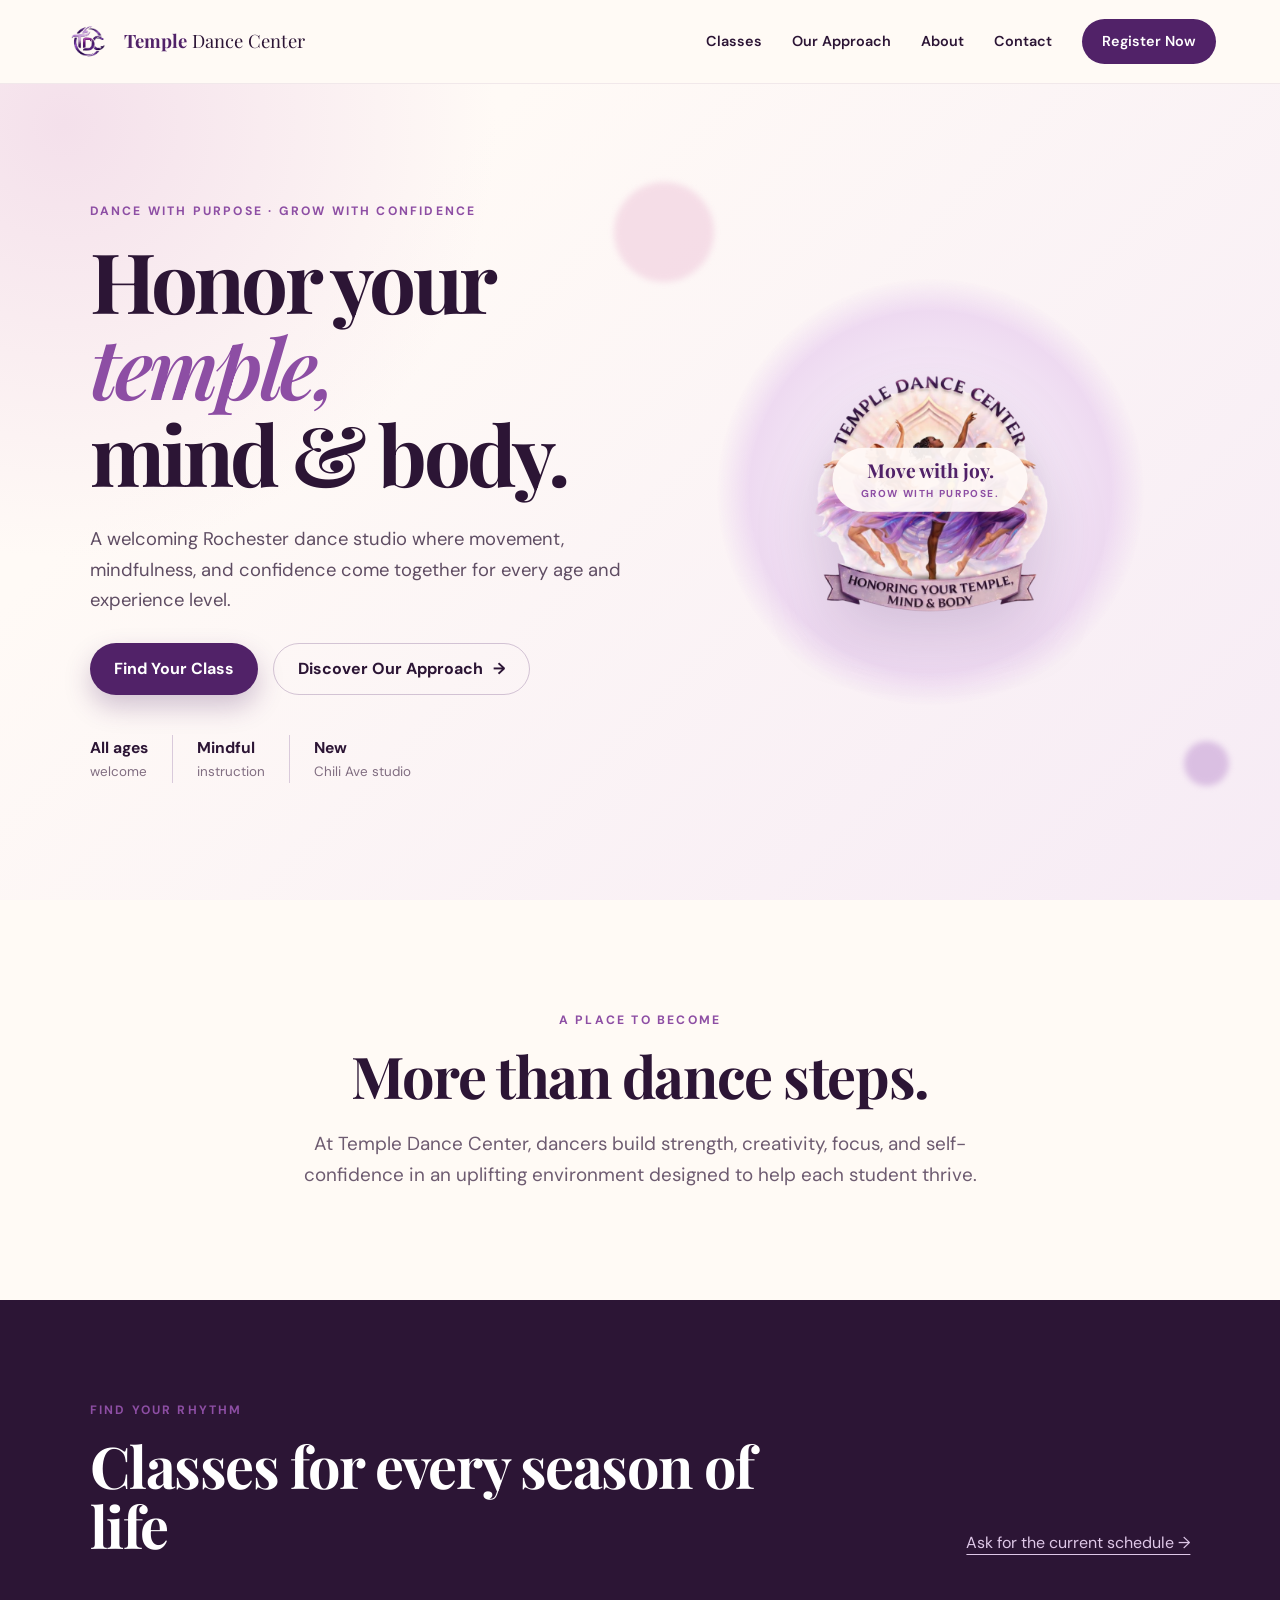
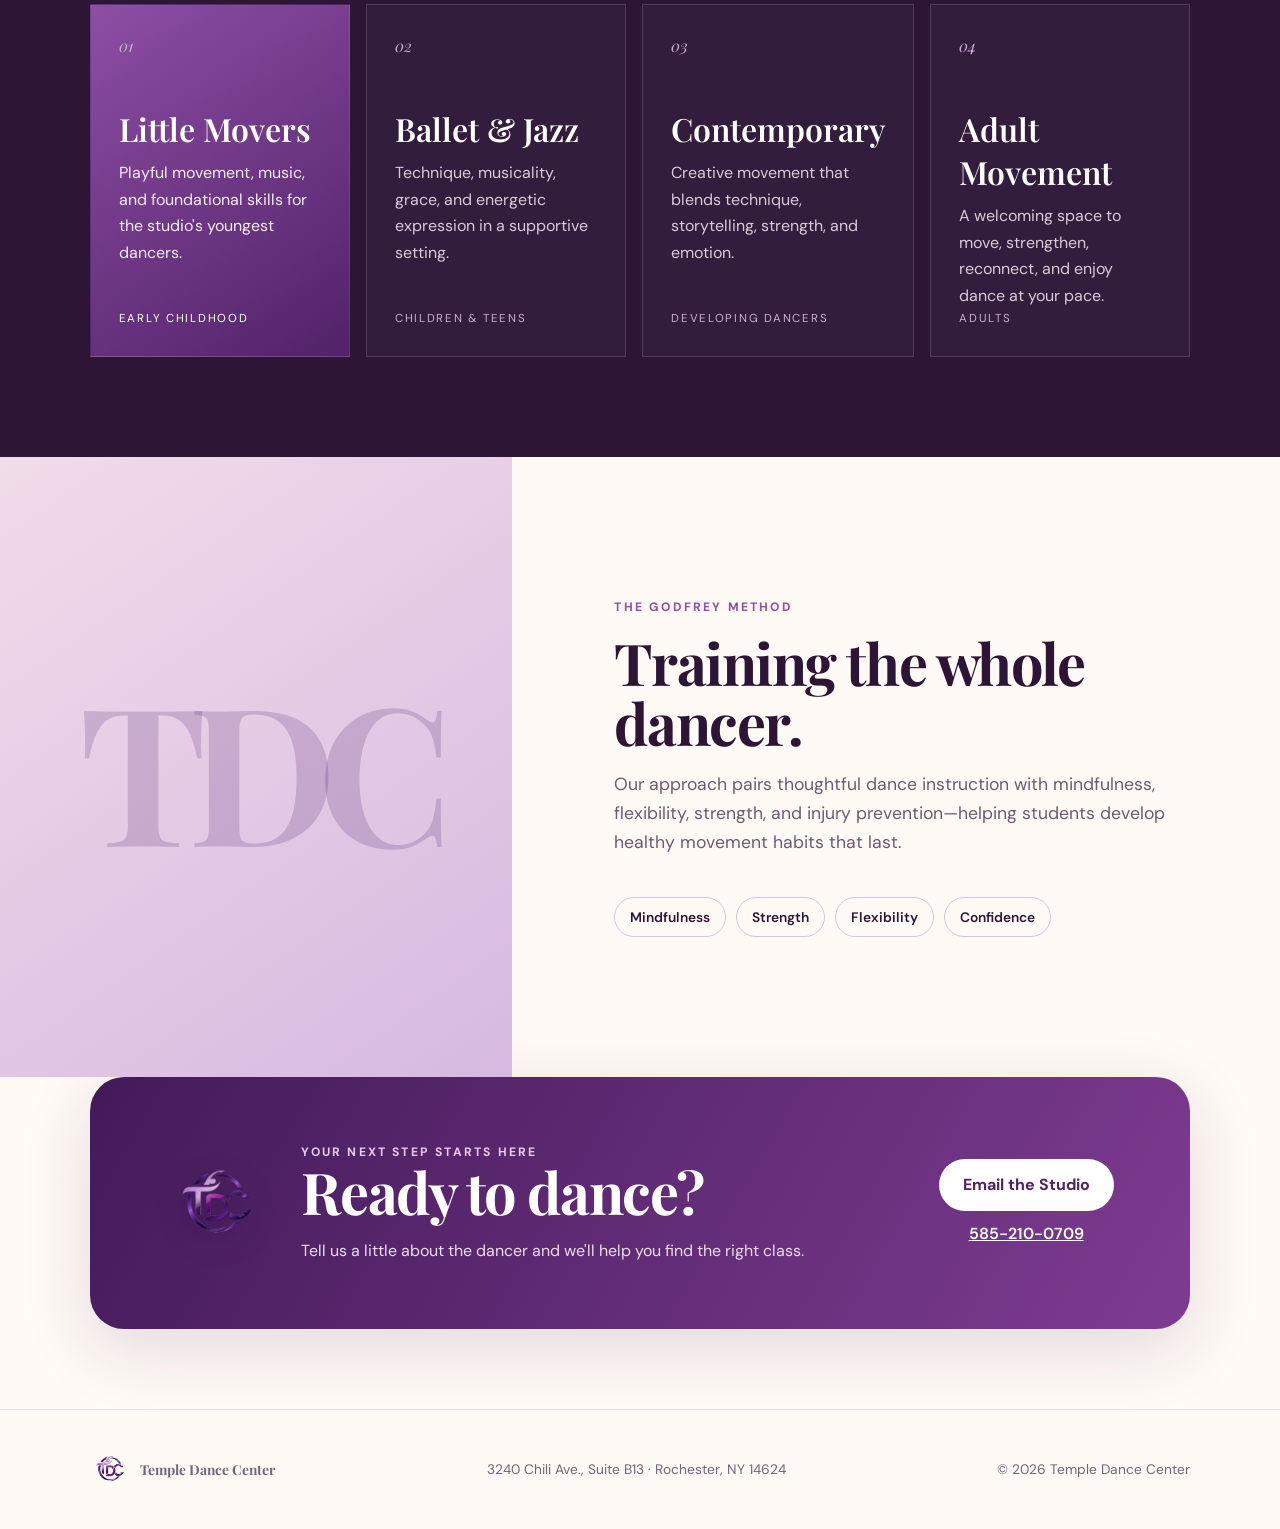
<file: tdc/index.html>
<!doctype html>
<html lang="en">
<head>
  <meta charset="UTF-8" />
  <meta name="viewport" content="width=device-width, initial-scale=1.0" />
  <meta name="description" content="Temple Dance Center offers mindful, confidence-building dance classes for children, teens, and adults in Rochester, New York." />
  <title>Temple Dance Center | Rochester, NY</title>
  <link rel="preconnect" href="https://fonts.googleapis.com">
  <link rel="preconnect" href="https://fonts.gstatic.com" crossorigin>
  <link href="https://fonts.googleapis.com/css2?family=DM+Sans:wght@400;500;600;700&family=Playfair+Display:ital,wght@0,600;0,700;1,600&display=swap" rel="stylesheet">
  <link rel="stylesheet" href="styles.css" />
</head>
<body>
  <header class="site-header">
    <a class="brand" href="#home" aria-label="Temple Dance Center home">
      <img src="assets/tdc-logo.png" alt="Temple Dance Center logo" />
      <span><strong>Temple</strong> Dance Center</span>
    </a>
    <button class="menu-button" aria-expanded="false" aria-controls="site-nav">Menu</button>
    <nav id="site-nav" aria-label="Main navigation">
      <a href="#classes">Classes</a>
      <a href="#method">Our Approach</a>
      <a href="#about">About</a>
      <a href="#contact">Contact</a>
      <a class="nav-cta" href="mailto:TempleDanceCenter@yahoo.com?subject=Class%20registration%20inquiry">Register Now</a>
    </nav>
  </header>

  <main>
    <section class="hero" id="home">
      <div class="hero-orb orb-one"></div><div class="hero-orb orb-two"></div>
      <div class="hero-copy reveal">
        <p class="eyebrow">Dance with purpose · Grow with confidence</p>
        <h1>Honor your <em>temple,</em><br />mind &amp; body.</h1>
        <p class="hero-text">A welcoming Rochester dance studio where movement, mindfulness, and confidence come together for every age and experience level.</p>
        <div class="hero-actions">
          <a class="button primary" href="mailto:TempleDanceCenter@yahoo.com?subject=Class%20registration%20inquiry">Find Your Class</a>
          <a class="button secondary" href="#method">Discover Our Approach <span aria-hidden="true">→</span></a>
        </div>
        <div class="quick-facts" aria-label="Studio highlights">
          <span><b>All ages</b> welcome</span><span><b>Mindful</b> instruction</span><span><b>New</b> Chili Ave studio</span>
        </div>
      </div>
      <div class="hero-art reveal">
        <div class="image-glow"></div>
        <img src="assets/tdc-dance.png" alt="Three dancers representing Temple Dance Center" />
        <div class="image-cover"><span>Move with joy.</span><small>Grow with purpose.</small></div>
      </div>
    </section>

    <section class="intro" id="about">
      <p class="eyebrow">A place to become</p>
      <h2>More than dance steps.</h2>
      <p>At Temple Dance Center, dancers build strength, creativity, focus, and self-confidence in an uplifting environment designed to help each student thrive.</p>
    </section>

    <section class="classes" id="classes">
      <div class="section-heading">
        <div><p class="eyebrow">Find your rhythm</p><h2>Classes for every season of life</h2></div>
        <a href="mailto:TempleDanceCenter@yahoo.com?subject=Class%20schedule%20request">Ask for the current schedule →</a>
      </div>
      <div class="class-grid">
        <article class="class-card featured"><span class="number">01</span><h3>Little Movers</h3><p>Playful movement, music, and foundational skills for the studio's youngest dancers.</p><span class="age">Early childhood</span></article>
        <article class="class-card"><span class="number">02</span><h3>Ballet &amp; Jazz</h3><p>Technique, musicality, grace, and energetic expression in a supportive setting.</p><span class="age">Children &amp; teens</span></article>
        <article class="class-card"><span class="number">03</span><h3>Contemporary</h3><p>Creative movement that blends technique, storytelling, strength, and emotion.</p><span class="age">Developing dancers</span></article>
        <article class="class-card"><span class="number">04</span><h3>Adult Movement</h3><p>A welcoming space to move, strengthen, reconnect, and enjoy dance at your pace.</p><span class="age">Adults</span></article>
      </div>
    </section>

    <section class="method" id="method">
      <div class="method-mark">TDC</div>
      <div class="method-copy">
        <p class="eyebrow">The Godfrey Method</p>
        <h2>Training the whole dancer.</h2>
        <p>Our approach pairs thoughtful dance instruction with mindfulness, flexibility, strength, and injury prevention—helping students develop healthy movement habits that last.</p>
        <div class="method-points"><span>Mindfulness</span><span>Strength</span><span>Flexibility</span><span>Confidence</span></div>
      </div>
    </section>

    <section class="cta" id="contact">
      <img src="assets/tdc-logo.png" alt="" />
      <div><p class="eyebrow">Your next step starts here</p><h2>Ready to dance?</h2><p>Tell us a little about the dancer and we'll help you find the right class.</p></div>
      <div class="cta-actions"><a class="button light" href="mailto:TempleDanceCenter@yahoo.com?subject=Temple%20Dance%20Center%20class%20inquiry">Email the Studio</a><a href="tel:+15852100709">585-210-0709</a></div>
    </section>
  </main>

  <footer>
    <div class="footer-brand"><img src="assets/tdc-logo.png" alt="" /><span>Temple Dance Center</span></div>
    <p>3240 Chili Ave., Suite B13 · Rochester, NY 14624</p>
    <p>© <span id="year"></span> Temple Dance Center</p>
  </footer>
  <script src="script.js"></script>
</body>
</html>
</file>
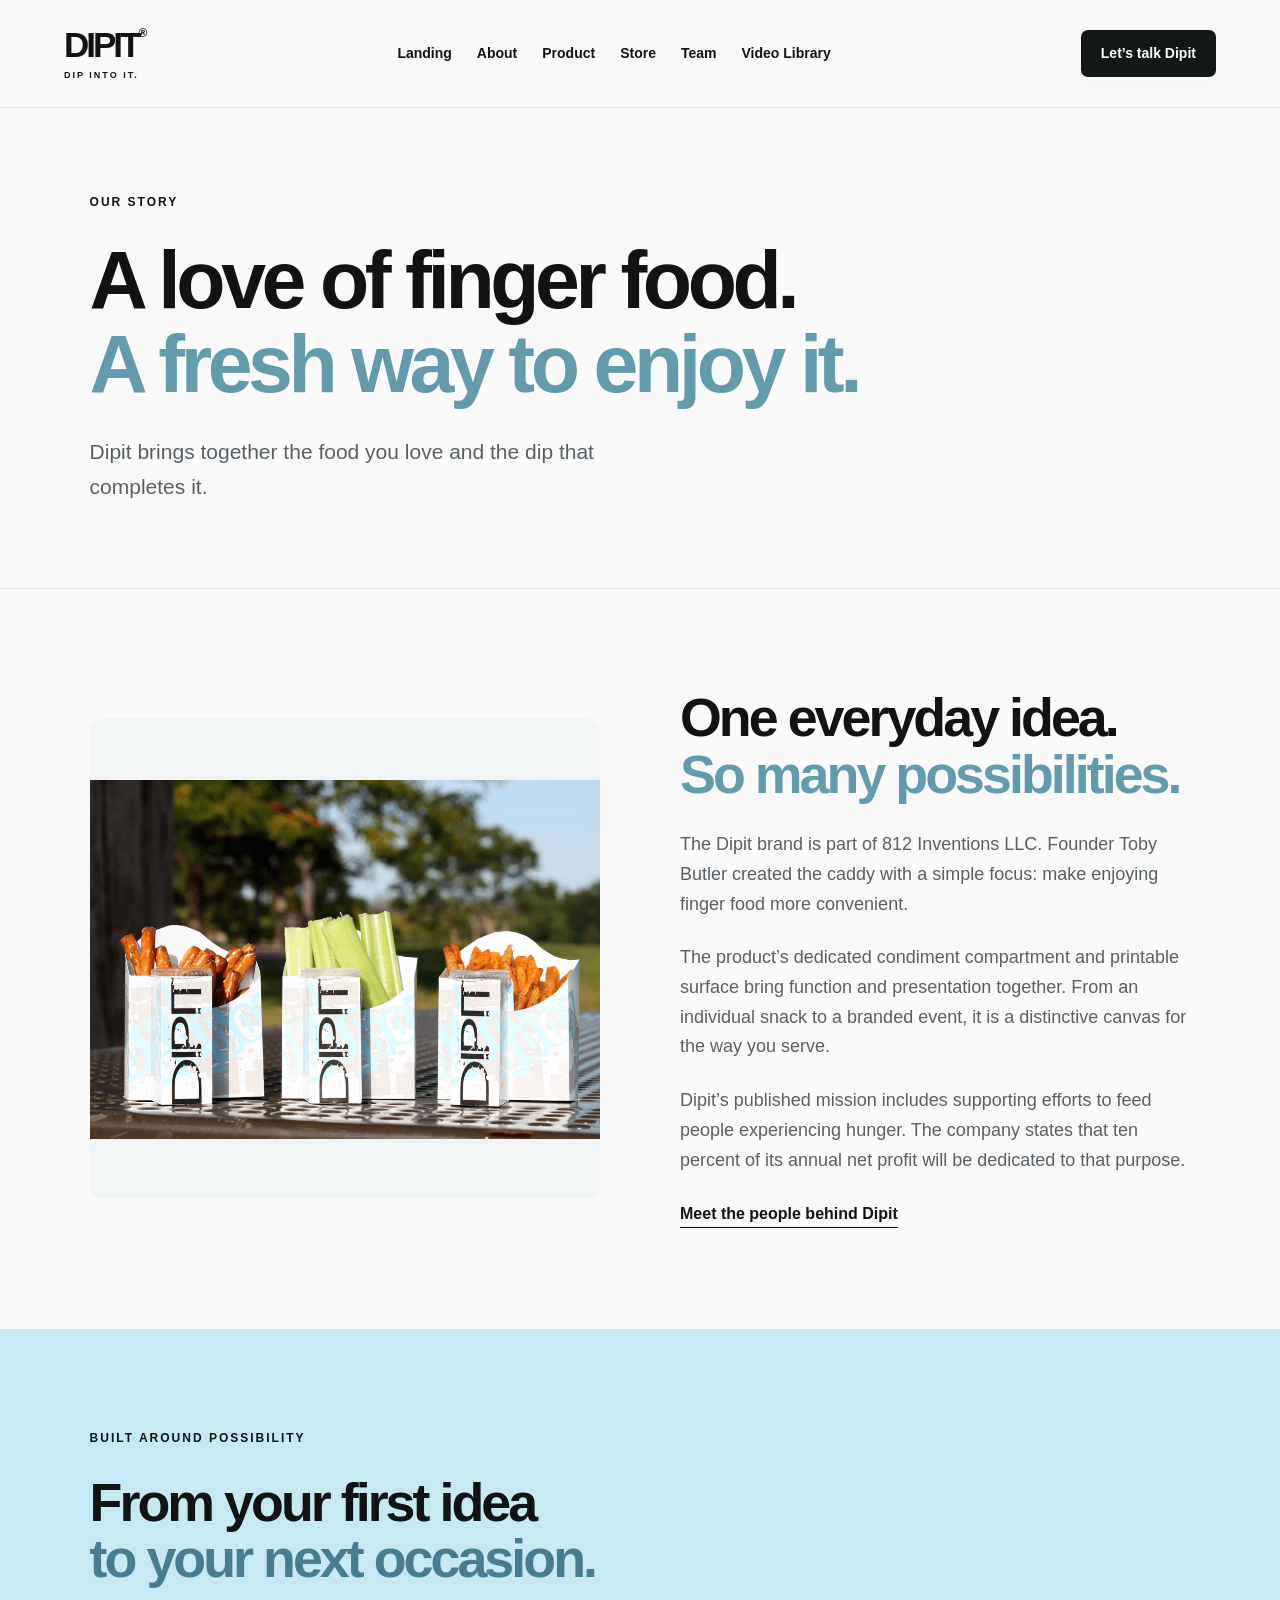
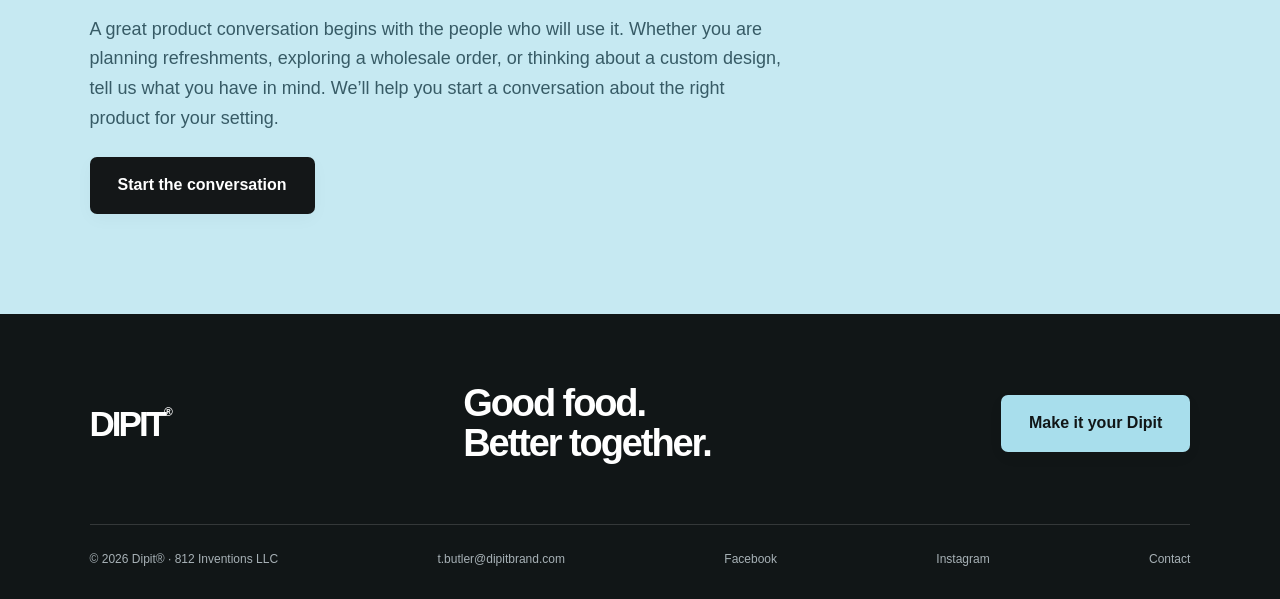
<file: dipit/about/index.html>
<!DOCTYPE html>
<html lang="en"><head><meta charset="utf-8"><meta name="viewport" content="width=device-width, initial-scale=1"><link rel="preload" href="../media/asset-1.png" as="image"><link rel="stylesheet" href="../assets/site.css"><title>About | Dipit®</title><meta name="description" content="Meet Dipit: food and dipping sauce, together. Explore finger food caddies, party packs, wholesale cases and custom branding for events and venues."><link rel="icon" href="../favicon.svg"><script src="../assets/site.js" defer></script></head><body><a class="skip" href="#main">Skip to content</a><header><a class="logo" href="../">DIPIT<span>®</span><small>DIP INTO IT.</small></a><button class="menu-toggle" aria-expanded="false" aria-controls="navigation">Menu</button><nav id="navigation" class=""><a href="../">Landing</a><a href="../about/">About</a><a href="../product/">Product</a><a href="../store/">Store</a><a href="../team/">Team</a><a href="../videos/">Video Library</a></nav><a class="button small nav-cta" href="../contact/">Let’s talk Dipit</a></header><script type="application/ld+json">{"@context":"https://schema.org","@type":"Organization","name":"Dipit","url":"https://www.dipitbrand.com","email":"t.butler@dipitbrand.com","sameAs":["https://www.facebook.com/dipitbrand","https://www.instagram.com/dipitbrand/"]}</script><main id="main"><section class="page-hero"><div class="eyebrow">OUR STORY</div><h1>A love of finger food.<br><em>A fresh way to enjoy it.</em></h1><p>Dipit brings together the food you love and the dip that completes it.</p></section><section class="section split"><img class="large-image" src="../media/asset-1.png" alt="Dipit food and condiment caddy"><div><h2>One everyday idea.<br><em>So many possibilities.</em></h2><p>The Dipit brand is part of 812 Inventions LLC. Founder Toby Butler created the caddy with a simple focus: make enjoying finger food more convenient.</p><p>The product’s dedicated condiment compartment and printable surface bring function and presentation together. From an individual snack to a branded event, it is a distinctive canvas for the way you serve.</p><p>Dipit’s published mission includes supporting efforts to feed people experiencing hunger. The company states that ten percent of its annual net profit will be dedicated to that purpose.</p><a class="text-link" href="../team/">Meet the people behind Dipit</a></div></section><section class="section blue"><div class="eyebrow">BUILT AROUND POSSIBILITY</div><h2>From your first idea<br><em>to your next occasion.</em></h2><p class="reading">A great product conversation begins with the people who will use it. Whether you are planning refreshments, exploring a wholesale order, or thinking about a custom design, tell us what you have in mind. We’ll help you start a conversation about the right product for your setting.</p><a class="button" href="../contact/">Start the conversation</a></section></main><footer><div class="footer-top"><a class="logo" href="../">DIPIT<span>®</span></a><h2>Good food.<br>Better together.</h2><a class="button" href="../contact/">Make it your Dipit</a></div><div class="footer-bottom"><span>© 2026 Dipit® · 812 Inventions LLC</span><a href="mailto:t.butler@dipitbrand.com">t.butler@dipitbrand.com</a><a href="https://www.facebook.com/dipitbrand">Facebook</a><a href="https://www.instagram.com/dipitbrand/">Instagram</a><a href="../contact/">Contact</a></div></footer></body></html>
</file>
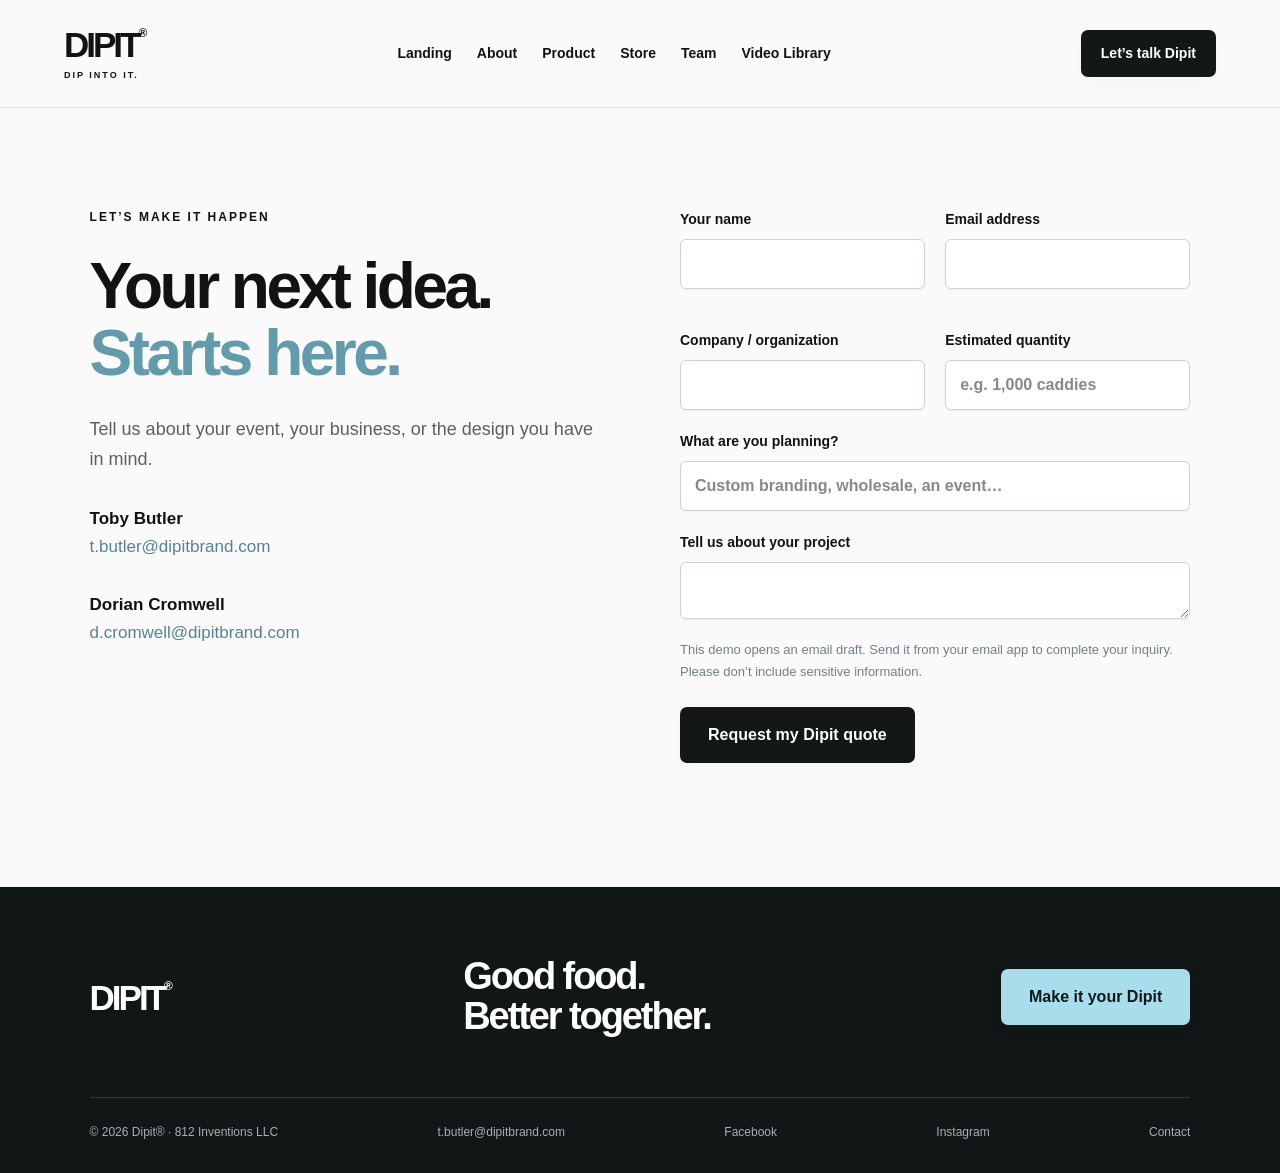
<file: dipit/contact/index.html>
<!DOCTYPE html>
<html lang="en"><head><meta charset="utf-8"><meta name="viewport" content="width=device-width, initial-scale=1"><link rel="stylesheet" href="../assets/site.css"><title>Contact &amp; Custom Quotes | Dipit®</title><meta name="description" content="Meet Dipit: food and dipping sauce, together. Explore finger food caddies, party packs, wholesale cases and custom branding for events and venues."><link rel="icon" href="../favicon.svg"><script src="../assets/site.js" defer></script></head><body><a class="skip" href="#main">Skip to content</a><header><a class="logo" href="../">DIPIT<span>®</span><small>DIP INTO IT.</small></a><button class="menu-toggle" aria-expanded="false" aria-controls="navigation">Menu</button><nav id="navigation" class=""><a href="../">Landing</a><a href="../about/">About</a><a href="../product/">Product</a><a href="../store/">Store</a><a href="../team/">Team</a><a href="../videos/">Video Library</a></nav><a class="button small nav-cta" href="../contact/">Let’s talk Dipit</a></header><script type="application/ld+json">{"@context":"https://schema.org","@type":"Organization","name":"Dipit","url":"https://www.dipitbrand.com","email":"t.butler@dipitbrand.com","sameAs":["https://www.facebook.com/dipitbrand","https://www.instagram.com/dipitbrand/"]}</script><main id="main"><section class="section contact"><div><div class="eyebrow">LET’S MAKE IT HAPPEN</div><h1>Your next idea.<br><em>Starts here.</em></h1><p>Tell us about your event, your business, or the design you have in mind.</p><div class="contact-person"><b>Toby Butler</b><a href="mailto:t.butler@dipitbrand.com">t.butler@dipitbrand.com</a></div><div class="contact-person"><b>Dorian Cromwell</b><a href="mailto:d.cromwell@dipitbrand.com">d.cromwell@dipitbrand.com</a></div></div><form action="mailto:t.butler@dipitbrand.com" method="post" enctype="text/plain"><div class="form-grid"><label>Your name<input data-slot="input" class="h-9 w-full min-w-0 rounded-md border border-input bg-transparent px-3 py-1 text-base shadow-xs transition-[color,box-shadow] outline-none selection:bg-primary selection:text-primary-foreground file:inline-flex file:h-7 file:border-0 file:bg-transparent file:text-sm file:font-medium file:text-foreground placeholder:text-muted-foreground disabled:pointer-events-none disabled:cursor-not-allowed disabled:opacity-50 md:text-sm dark:bg-input/30 focus-visible:border-ring focus-visible:ring-[3px] focus-visible:ring-ring/50 aria-invalid:border-destructive aria-invalid:ring-destructive/20 dark:aria-invalid:ring-destructive/40" required="" autocomplete="name" maxlength="150" name="name"></label><label>Email address<input type="email" data-slot="input" class="h-9 w-full min-w-0 rounded-md border border-input bg-transparent px-3 py-1 text-base shadow-xs transition-[color,box-shadow] outline-none selection:bg-primary selection:text-primary-foreground file:inline-flex file:h-7 file:border-0 file:bg-transparent file:text-sm file:font-medium file:text-foreground placeholder:text-muted-foreground disabled:pointer-events-none disabled:cursor-not-allowed disabled:opacity-50 md:text-sm dark:bg-input/30 focus-visible:border-ring focus-visible:ring-[3px] focus-visible:ring-ring/50 aria-invalid:border-destructive aria-invalid:ring-destructive/20 dark:aria-invalid:ring-destructive/40" required="" autocomplete="email" maxlength="250" name="email"></label><label>Company / organization<input data-slot="input" class="h-9 w-full min-w-0 rounded-md border border-input bg-transparent px-3 py-1 text-base shadow-xs transition-[color,box-shadow] outline-none selection:bg-primary selection:text-primary-foreground file:inline-flex file:h-7 file:border-0 file:bg-transparent file:text-sm file:font-medium file:text-foreground placeholder:text-muted-foreground disabled:pointer-events-none disabled:cursor-not-allowed disabled:opacity-50 md:text-sm dark:bg-input/30 focus-visible:border-ring focus-visible:ring-[3px] focus-visible:ring-ring/50 aria-invalid:border-destructive aria-invalid:ring-destructive/20 dark:aria-invalid:ring-destructive/40" autocomplete="organization" maxlength="200" name="company"></label><label>Estimated quantity<input data-slot="input" class="h-9 w-full min-w-0 rounded-md border border-input bg-transparent px-3 py-1 text-base shadow-xs transition-[color,box-shadow] outline-none selection:bg-primary selection:text-primary-foreground file:inline-flex file:h-7 file:border-0 file:bg-transparent file:text-sm file:font-medium file:text-foreground placeholder:text-muted-foreground disabled:pointer-events-none disabled:cursor-not-allowed disabled:opacity-50 md:text-sm dark:bg-input/30 focus-visible:border-ring focus-visible:ring-[3px] focus-visible:ring-ring/50 aria-invalid:border-destructive aria-invalid:ring-destructive/20 dark:aria-invalid:ring-destructive/40" placeholder="e.g. 1,000 caddies" maxlength="100" name="quantity"></label></div><label>What are you planning?<input data-slot="input" class="h-9 w-full min-w-0 rounded-md border border-input bg-transparent px-3 py-1 text-base shadow-xs transition-[color,box-shadow] outline-none selection:bg-primary selection:text-primary-foreground file:inline-flex file:h-7 file:border-0 file:bg-transparent file:text-sm file:font-medium file:text-foreground placeholder:text-muted-foreground disabled:pointer-events-none disabled:cursor-not-allowed disabled:opacity-50 md:text-sm dark:bg-input/30 focus-visible:border-ring focus-visible:ring-[3px] focus-visible:ring-ring/50 aria-invalid:border-destructive aria-invalid:ring-destructive/20 dark:aria-invalid:ring-destructive/40" placeholder="Custom branding, wholesale, an event…" maxlength="200" name="interest"></label><label>Tell us about your project<textarea data-slot="textarea" class="flex field-sizing-content min-h-16 w-full rounded-md border border-input bg-transparent px-3 py-2 text-base shadow-xs transition-[color,box-shadow] outline-none placeholder:text-muted-foreground focus-visible:border-ring focus-visible:ring-[3px] focus-visible:ring-ring/50 disabled:cursor-not-allowed disabled:opacity-50 aria-invalid:border-destructive aria-invalid:ring-destructive/20 md:text-sm dark:bg-input/30 dark:aria-invalid:ring-destructive/40" name="message" required="" rows="5" maxlength="3000"></textarea></label><div class="trap" aria-hidden="true"><input tabindex="-1" autocomplete="off" name="website"></div><p class="fine">This demo opens an email draft. Send it from your email app to complete your inquiry. Please don’t include sensitive information.</p><button class="button">Request my Dipit quote</button><p role="status"></p></form></section></main><footer><div class="footer-top"><a class="logo" href="../">DIPIT<span>®</span></a><h2>Good food.<br>Better together.</h2><a class="button" href="../contact/">Make it your Dipit</a></div><div class="footer-bottom"><span>© 2026 Dipit® · 812 Inventions LLC</span><a href="mailto:t.butler@dipitbrand.com">t.butler@dipitbrand.com</a><a href="https://www.facebook.com/dipitbrand">Facebook</a><a href="https://www.instagram.com/dipitbrand/">Instagram</a><a href="../contact/">Contact</a></div></footer></body></html>
</file>
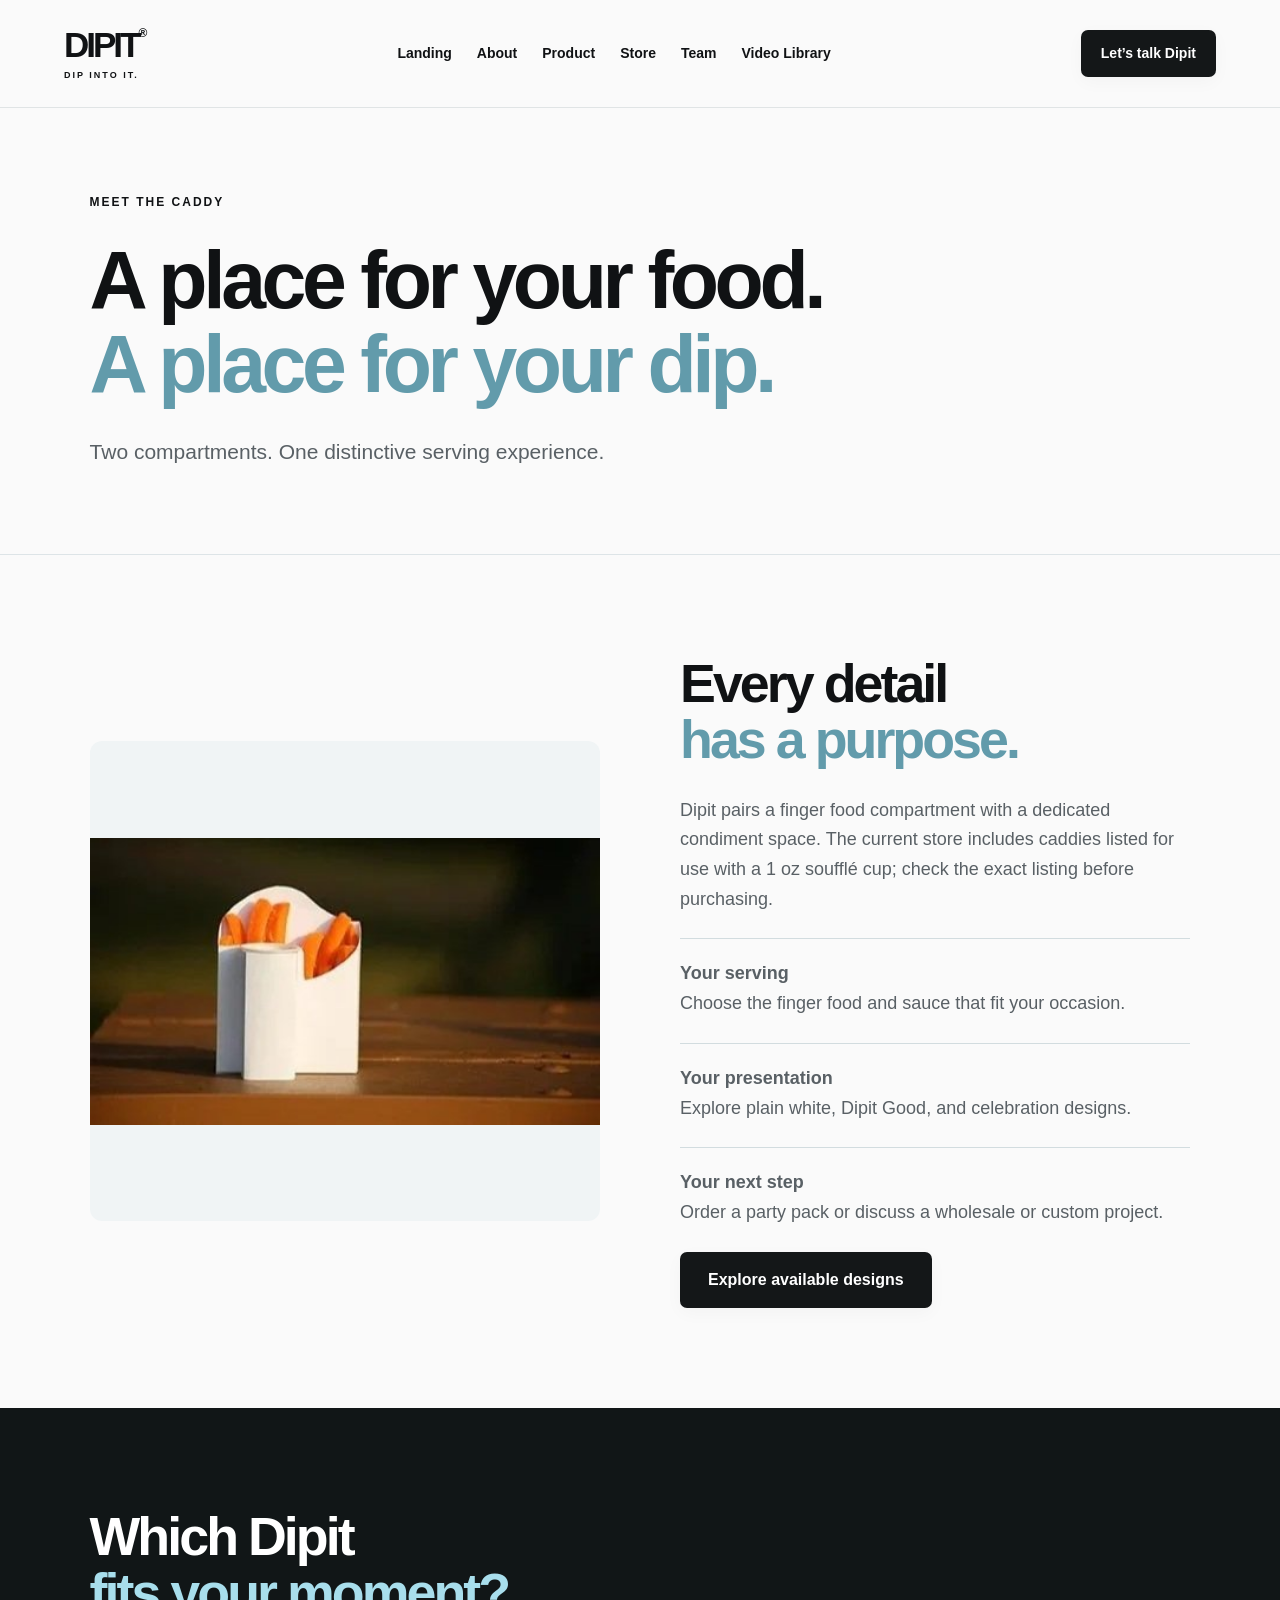
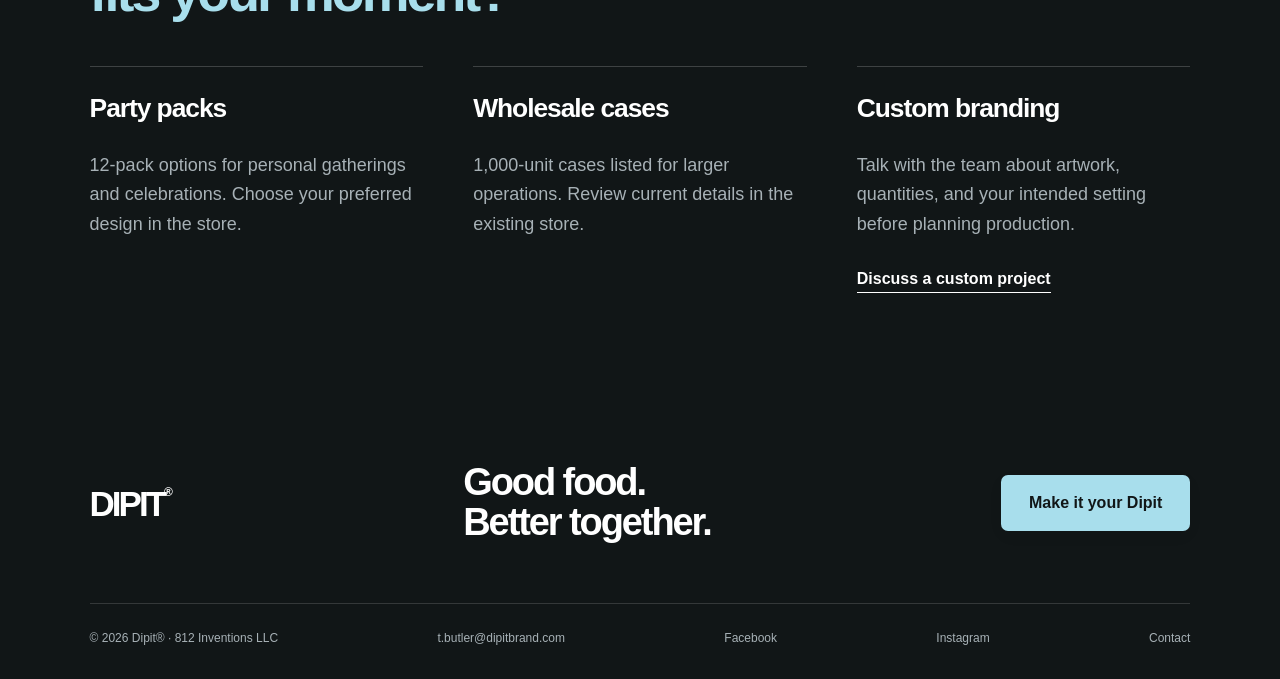
<file: dipit/product/index.html>
<!DOCTYPE html>
<html lang="en"><head><meta charset="utf-8"><meta name="viewport" content="width=device-width, initial-scale=1"><link rel="preload" href="../media/asset-3.jpg" as="image"><link rel="stylesheet" href="../assets/site.css"><title>Product | Dipit®</title><meta name="description" content="Meet Dipit: food and dipping sauce, together. Explore finger food caddies, party packs, wholesale cases and custom branding for events and venues."><link rel="icon" href="../favicon.svg"><script src="../assets/site.js" defer></script></head><body><a class="skip" href="#main">Skip to content</a><header><a class="logo" href="../">DIPIT<span>®</span><small>DIP INTO IT.</small></a><button class="menu-toggle" aria-expanded="false" aria-controls="navigation">Menu</button><nav id="navigation" class=""><a href="../">Landing</a><a href="../about/">About</a><a href="../product/">Product</a><a href="../store/">Store</a><a href="../team/">Team</a><a href="../videos/">Video Library</a></nav><a class="button small nav-cta" href="../contact/">Let’s talk Dipit</a></header><script type="application/ld+json">{"@context":"https://schema.org","@type":"Organization","name":"Dipit","url":"https://www.dipitbrand.com","email":"t.butler@dipitbrand.com","sameAs":["https://www.facebook.com/dipitbrand","https://www.instagram.com/dipitbrand/"]}</script><main id="main"><section class="page-hero"><div class="eyebrow">MEET THE CADDY</div><h1>A place for your food.<br><em>A place for your dip.</em></h1><p>Two compartments. One distinctive serving experience.</p></section><section class="section split"><div class="tilt"><img class="large-image" src="../media/asset-3.jpg" alt="Plain white Dipit caddy with condiment compartment"></div><div><h2>Every detail<br><em>has a purpose.</em></h2><p>Dipit pairs a finger food compartment with a dedicated condiment space. The current store includes caddies listed for use with a 1 oz soufflé cup; check the exact listing before purchasing.</p><div class="product-facts"><p><b>Your serving</b><br>Choose the finger food and sauce that fit your occasion.</p><p><b>Your presentation</b><br>Explore plain white, Dipit Good, and celebration designs.</p><p><b>Your next step</b><br>Order a party pack or discuss a wholesale or custom project.</p></div><a class="button" href="../store/">Explore available designs</a></div></section><section class="section dark"><h2>Which Dipit<br><em>fits your moment?</em></h2><div class="feature-grid"><article><h3>Party packs</h3><p>12-pack options for personal gatherings and celebrations. Choose your preferred design in the store.</p></article><article><h3>Wholesale cases</h3><p>1,000-unit cases listed for larger operations. Review current details in the existing store.</p></article><article><h3>Custom branding</h3><p>Talk with the team about artwork, quantities, and your intended setting before planning production.</p><a class="text-link" href="../contact/">Discuss a custom project</a></article></div></section></main><footer><div class="footer-top"><a class="logo" href="../">DIPIT<span>®</span></a><h2>Good food.<br>Better together.</h2><a class="button" href="../contact/">Make it your Dipit</a></div><div class="footer-bottom"><span>© 2026 Dipit® · 812 Inventions LLC</span><a href="mailto:t.butler@dipitbrand.com">t.butler@dipitbrand.com</a><a href="https://www.facebook.com/dipitbrand">Facebook</a><a href="https://www.instagram.com/dipitbrand/">Instagram</a><a href="../contact/">Contact</a></div></footer></body></html>
</file>
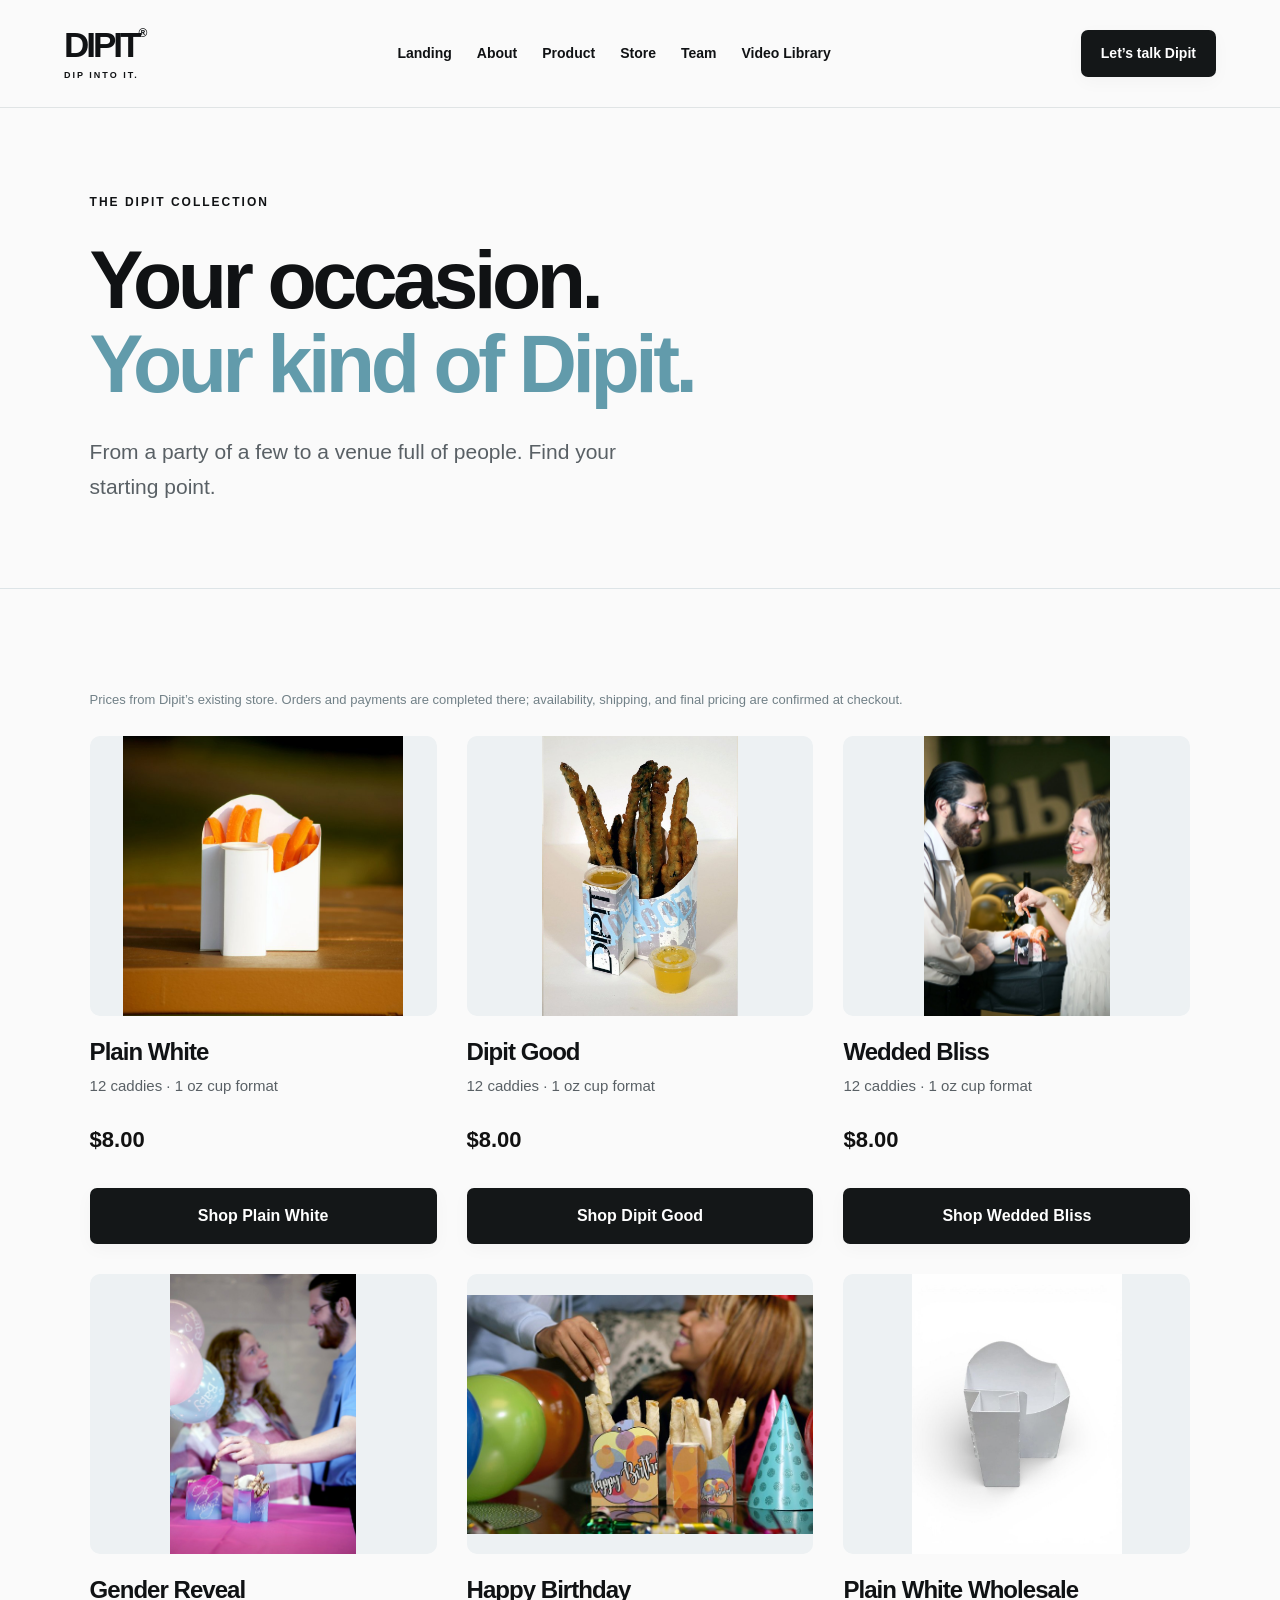
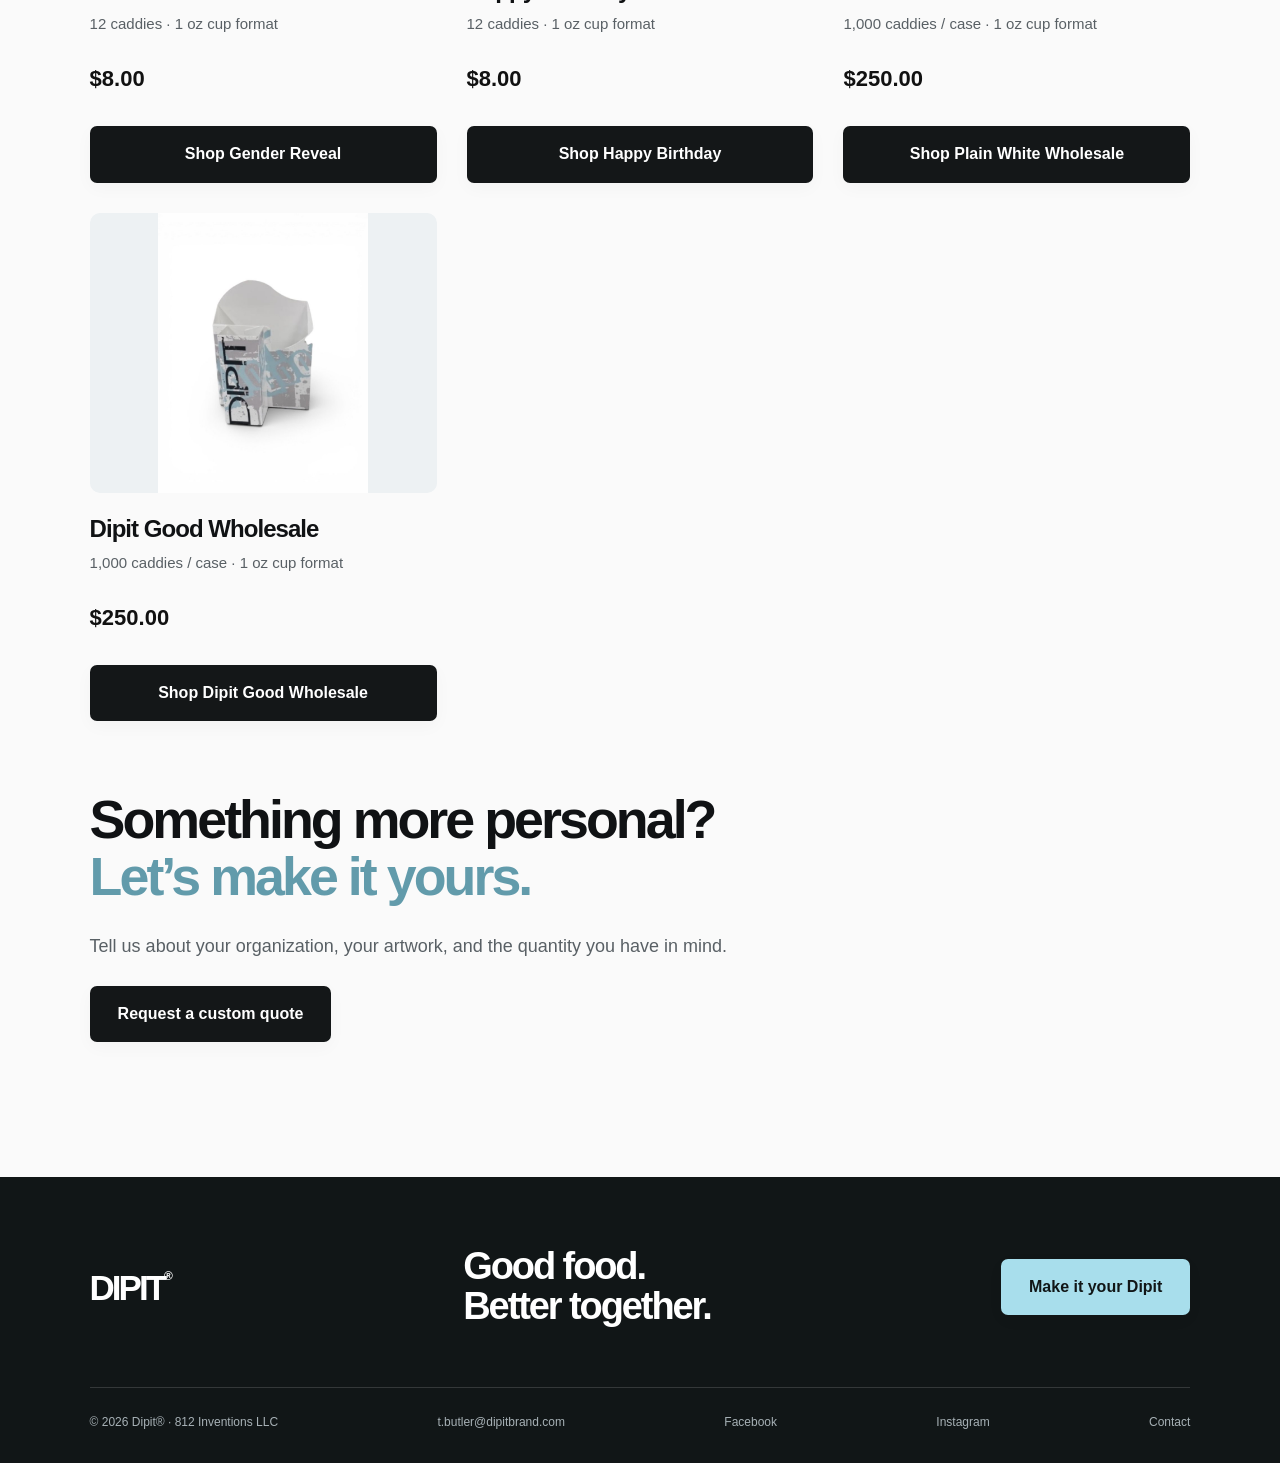
<file: dipit/store/index.html>
<!DOCTYPE html>
<html lang="en"><head><meta charset="utf-8"><meta name="viewport" content="width=device-width, initial-scale=1"><link rel="stylesheet" href="../assets/site.css"><title>Store | Dipit®</title><meta name="description" content="Meet Dipit: food and dipping sauce, together. Explore finger food caddies, party packs, wholesale cases and custom branding for events and venues."><link rel="icon" href="../favicon.svg"><script src="../assets/site.js" defer></script></head><body><a class="skip" href="#main">Skip to content</a><header><a class="logo" href="../">DIPIT<span>®</span><small>DIP INTO IT.</small></a><button class="menu-toggle" aria-expanded="false" aria-controls="navigation">Menu</button><nav id="navigation" class=""><a href="../">Landing</a><a href="../about/">About</a><a href="../product/">Product</a><a href="../store/">Store</a><a href="../team/">Team</a><a href="../videos/">Video Library</a></nav><a class="button small nav-cta" href="../contact/">Let’s talk Dipit</a></header><script type="application/ld+json">{"@context":"https://schema.org","@type":"Organization","name":"Dipit","url":"https://www.dipitbrand.com","email":"t.butler@dipitbrand.com","sameAs":["https://www.facebook.com/dipitbrand","https://www.instagram.com/dipitbrand/"]}</script><main id="main"><section class="page-hero"><div class="eyebrow">THE DIPIT COLLECTION</div><h1>Your occasion.<br><em>Your kind of Dipit.</em></h1><p>From a party of a few to a venue full of people. Find your starting point.</p></section><section class="section"><p class="fine">Prices from Dipit’s existing store. Orders and payments are completed there; availability, shipping, and final pricing are confirmed at checkout.</p><div class="store-grid"><article class="store-item"><img src="../media/store-0.jpg" alt="Plain White Dipit caddy" loading="lazy"><h3>Plain White</h3><p>12 caddies · 1 oz cup format</p><p class="price">$8.00</p><a class="button" href="https://www.dipitbrand.com/store/p/dipit-plain-white-12pk-1oz">Shop Plain White</a></article><article class="store-item"><img src="../media/store-1.jpg" alt="Dipit Good Dipit caddy" loading="lazy"><h3>Dipit Good</h3><p>12 caddies · 1 oz cup format</p><p class="price">$8.00</p><a class="button" href="https://www.dipitbrand.com/store/p/dipit-good-12pk-1oz">Shop Dipit Good</a></article><article class="store-item"><img src="../media/store-2.jpg" alt="Wedded Bliss Dipit caddy" loading="lazy"><h3>Wedded Bliss</h3><p>12 caddies · 1 oz cup format</p><p class="price">$8.00</p><a class="button" href="https://www.dipitbrand.com/store/p/dipit-wedded-bliss-12pk-1oz">Shop Wedded Bliss</a></article><article class="store-item"><img src="../media/store-3.jpg" alt="Gender Reveal Dipit caddy" loading="lazy"><h3>Gender Reveal</h3><p>12 caddies · 1 oz cup format</p><p class="price">$8.00</p><a class="button" href="https://www.dipitbrand.com/store/p/0x31m7xsnh5rahyg5x1a7jul1w8djr">Shop Gender Reveal</a></article><article class="store-item"><img src="../media/store-4.jpg" alt="Happy Birthday Dipit caddy" loading="lazy"><h3>Happy Birthday</h3><p>12 caddies · 1 oz cup format</p><p class="price">$8.00</p><a class="button" href="https://www.dipitbrand.com/store/p/dipit-happy-birthday-12pk-1oz">Shop Happy Birthday</a></article><article class="store-item"><img src="../media/store-5.jpg" alt="Plain White Wholesale Dipit caddy" loading="lazy"><h3>Plain White Wholesale</h3><p>1,000 caddies / case · 1 oz cup format</p><p class="price">$250.00</p><a class="button" href="https://www.dipitbrand.com/store/p/plain-white-smallws-1oz">Shop Plain White Wholesale</a></article><article class="store-item"><img src="../media/store-6.jpg" alt="Dipit Good Wholesale Dipit caddy" loading="lazy"><h3>Dipit Good Wholesale</h3><p>1,000 caddies / case · 1 oz cup format</p><p class="price">$250.00</p><a class="button" href="https://www.dipitbrand.com/store/p/dipit-dipit-good-wholesale-for-use-with-1oz-souffl-cup-1000-unitscase-25000">Shop Dipit Good Wholesale</a></article></div><div class="store-divider"><h2>Something more personal?<br><em>Let’s make it yours.</em></h2><p>Tell us about your organization, your artwork, and the quantity you have in mind.</p><a class="button" href="../contact/">Request a custom quote</a></div></section></main><footer><div class="footer-top"><a class="logo" href="../">DIPIT<span>®</span></a><h2>Good food.<br>Better together.</h2><a class="button" href="../contact/">Make it your Dipit</a></div><div class="footer-bottom"><span>© 2026 Dipit® · 812 Inventions LLC</span><a href="mailto:t.butler@dipitbrand.com">t.butler@dipitbrand.com</a><a href="https://www.facebook.com/dipitbrand">Facebook</a><a href="https://www.instagram.com/dipitbrand/">Instagram</a><a href="../contact/">Contact</a></div></footer></body></html>
</file>
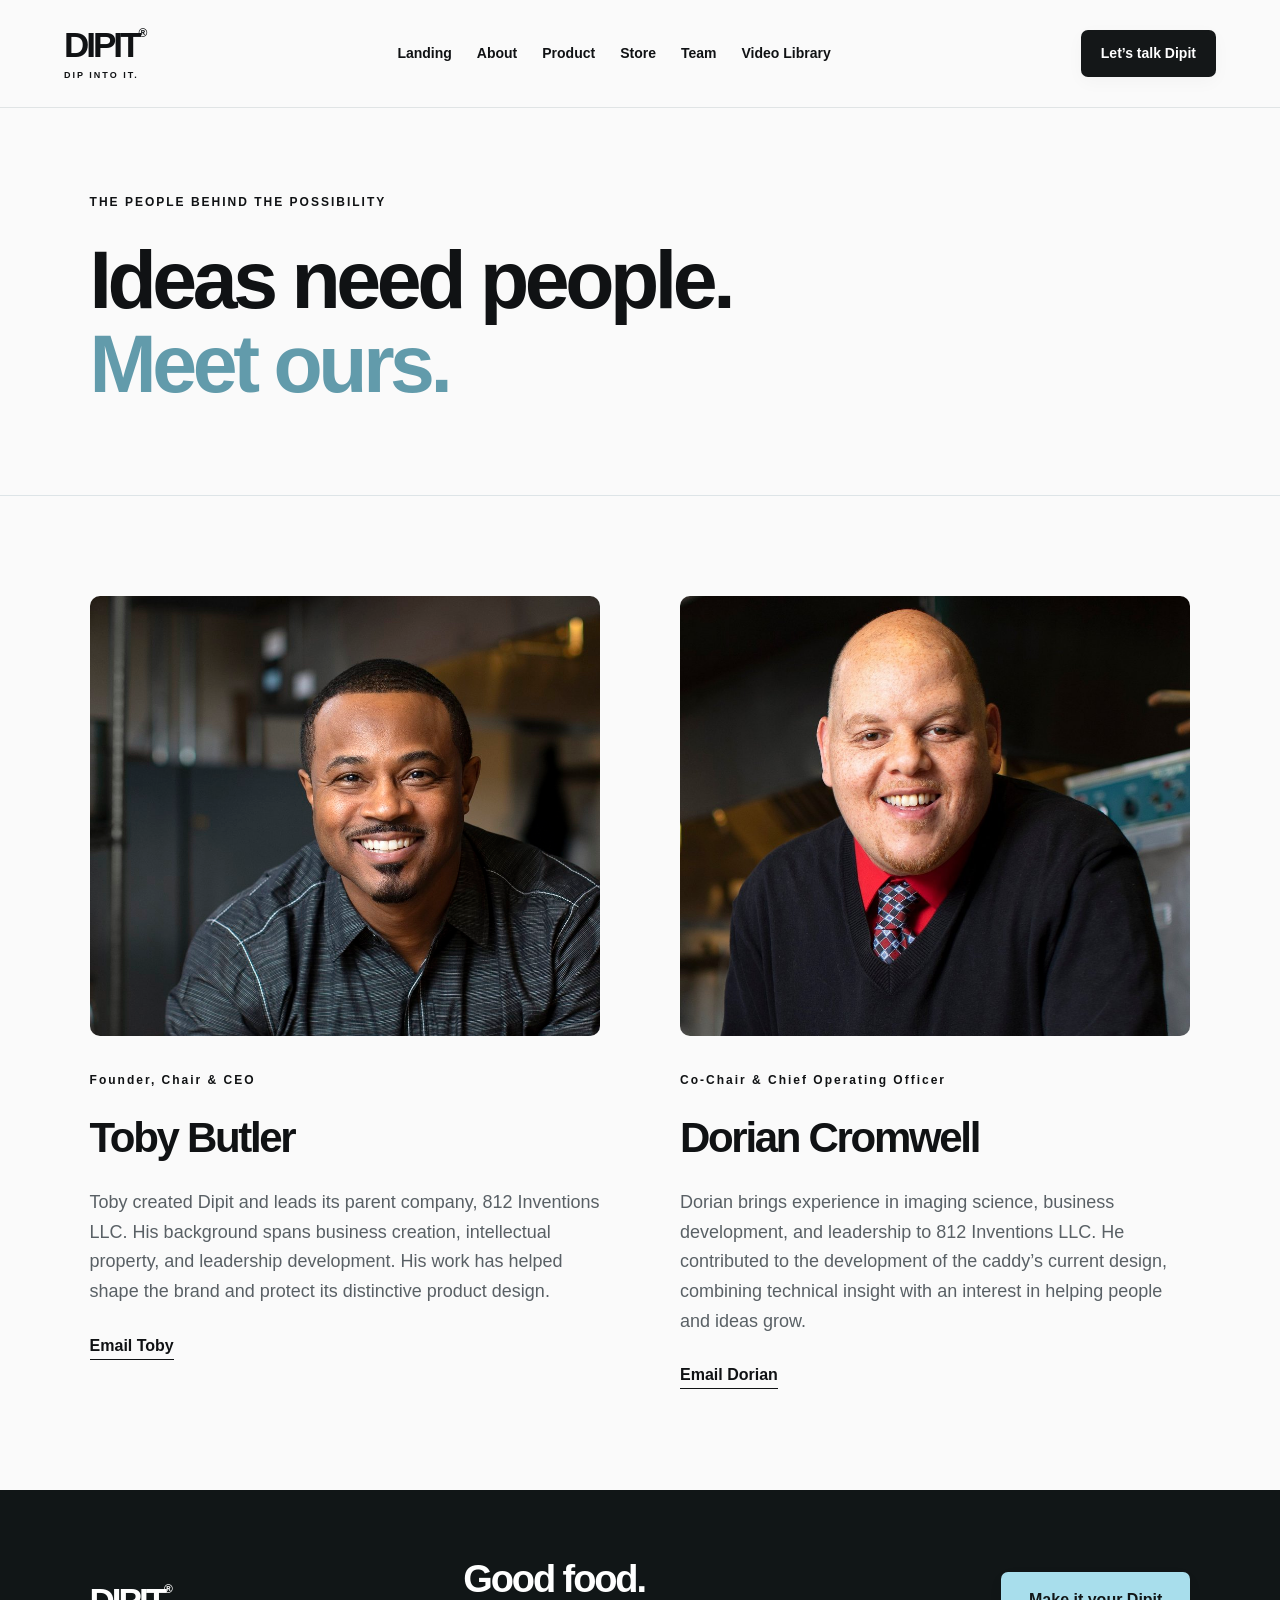
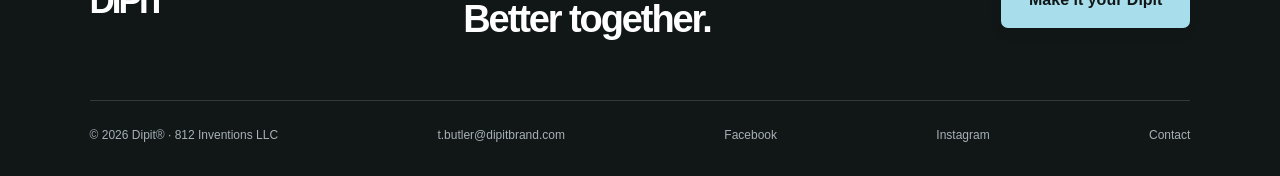
<file: dipit/team/index.html>
<!DOCTYPE html>
<html lang="en"><head><meta charset="utf-8"><meta name="viewport" content="width=device-width, initial-scale=1"><link rel="preload" href="../media/asset-14.jpg" as="image"><link rel="preload" href="../media/asset-15.jpg" as="image"><link rel="stylesheet" href="../assets/site.css"><title>Team | Dipit®</title><meta name="description" content="Meet Dipit: food and dipping sauce, together. Explore finger food caddies, party packs, wholesale cases and custom branding for events and venues."><link rel="icon" href="../favicon.svg"><script src="../assets/site.js" defer></script></head><body><a class="skip" href="#main">Skip to content</a><header><a class="logo" href="../">DIPIT<span>®</span><small>DIP INTO IT.</small></a><button class="menu-toggle" aria-expanded="false" aria-controls="navigation">Menu</button><nav id="navigation" class=""><a href="../">Landing</a><a href="../about/">About</a><a href="../product/">Product</a><a href="../store/">Store</a><a href="../team/">Team</a><a href="../videos/">Video Library</a></nav><a class="button small nav-cta" href="../contact/">Let’s talk Dipit</a></header><script type="application/ld+json">{"@context":"https://schema.org","@type":"Organization","name":"Dipit","url":"https://www.dipitbrand.com","email":"t.butler@dipitbrand.com","sameAs":["https://www.facebook.com/dipitbrand","https://www.instagram.com/dipitbrand/"]}</script><main id="main"><section class="page-hero"><div class="eyebrow">THE PEOPLE BEHIND THE POSSIBILITY</div><h1>Ideas need people.<br><em>Meet ours.</em></h1></section><section class="section team-grid"><article><img src="../media/asset-14.jpg" alt="Toby Butler"><div class="eyebrow">Founder, Chair &amp; CEO</div><h2>Toby Butler</h2><p>Toby created Dipit and leads its parent company, 812 Inventions LLC. His background spans business creation, intellectual property, and leadership development. His work has helped shape the brand and protect its distinctive product design.</p><a class="text-link" href="mailto:t.butler@dipitbrand.com">Email Toby</a></article><article><img src="../media/asset-15.jpg" alt="Dorian Cromwell"><div class="eyebrow">Co-Chair &amp; Chief Operating Officer</div><h2>Dorian Cromwell</h2><p>Dorian brings experience in imaging science, business development, and leadership to 812 Inventions LLC. He contributed to the development of the caddy’s current design, combining technical insight with an interest in helping people and ideas grow.</p><a class="text-link" href="mailto:d.cromwell@dipitbrand.com">Email Dorian</a></article></section></main><footer><div class="footer-top"><a class="logo" href="../">DIPIT<span>®</span></a><h2>Good food.<br>Better together.</h2><a class="button" href="../contact/">Make it your Dipit</a></div><div class="footer-bottom"><span>© 2026 Dipit® · 812 Inventions LLC</span><a href="mailto:t.butler@dipitbrand.com">t.butler@dipitbrand.com</a><a href="https://www.facebook.com/dipitbrand">Facebook</a><a href="https://www.instagram.com/dipitbrand/">Instagram</a><a href="../contact/">Contact</a></div></footer></body></html>
</file>
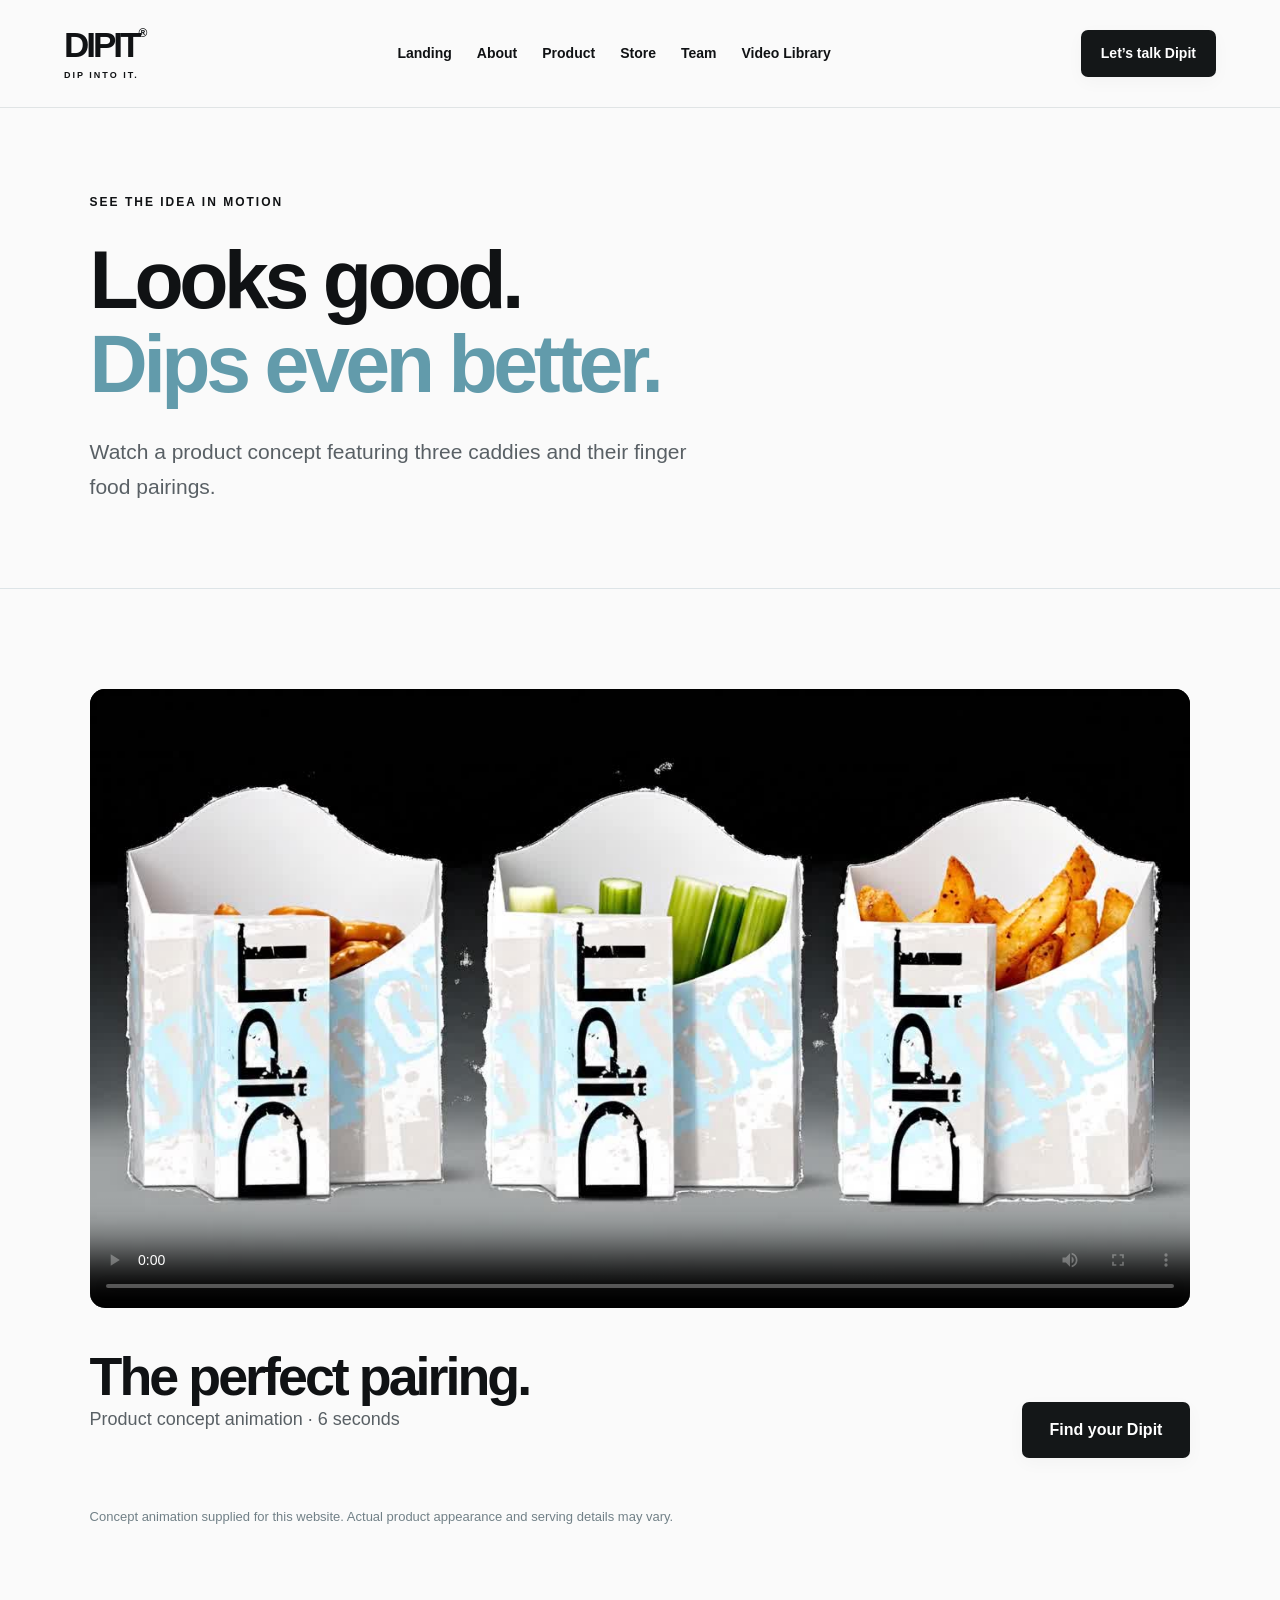
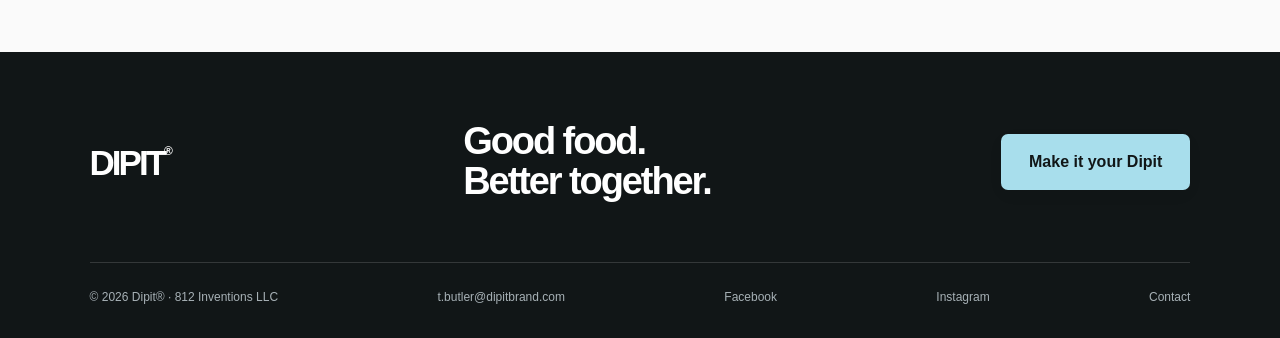
<file: dipit/videos/index.html>
<!DOCTYPE html>
<html lang="en"><head><meta charset="utf-8"><meta name="viewport" content="width=device-width, initial-scale=1"><link rel="stylesheet" href="../assets/site.css"><title>Video Library | Dipit®</title><meta name="description" content="Meet Dipit: food and dipping sauce, together. Explore finger food caddies, party packs, wholesale cases and custom branding for events and venues."><link rel="icon" href="../favicon.svg"><script src="../assets/site.js" defer></script></head><body><a class="skip" href="#main">Skip to content</a><header><a class="logo" href="../">DIPIT<span>®</span><small>DIP INTO IT.</small></a><button class="menu-toggle" aria-expanded="false" aria-controls="navigation">Menu</button><nav id="navigation" class=""><a href="../">Landing</a><a href="../about/">About</a><a href="../product/">Product</a><a href="../store/">Store</a><a href="../team/">Team</a><a href="../videos/">Video Library</a></nav><a class="button small nav-cta" href="../contact/">Let’s talk Dipit</a></header><script type="application/ld+json">{"@context":"https://schema.org","@type":"Organization","name":"Dipit","url":"https://www.dipitbrand.com","email":"t.butler@dipitbrand.com","sameAs":["https://www.facebook.com/dipitbrand","https://www.instagram.com/dipitbrand/"]}</script><main id="main"><section class="page-hero"><div class="eyebrow">SEE THE IDEA IN MOTION</div><h1>Looks good.<br><em>Dips even better.</em></h1><p>Watch a product concept featuring three caddies and their finger food pairings.</p></section><section class="section"><div class="library-player"><div class="motion-video"><video src="../media/dipit-motion.mp4" poster="../media/video-poster.jpg" loop="" playsinline="" controls="" preload="metadata" aria-label="Dipit caddies filled with finger foods"></video></div></div><div class="section-heading"><div><h2>The perfect pairing.</h2><p>Product concept animation · 6 seconds</p></div><a class="button" href="../store/">Find your Dipit</a></div><p class="fine">Concept animation supplied for this website. Actual product appearance and serving details may vary.</p></section></main><footer><div class="footer-top"><a class="logo" href="../">DIPIT<span>®</span></a><h2>Good food.<br>Better together.</h2><a class="button" href="../contact/">Make it your Dipit</a></div><div class="footer-bottom"><span>© 2026 Dipit® · 812 Inventions LLC</span><a href="mailto:t.butler@dipitbrand.com">t.butler@dipitbrand.com</a><a href="https://www.facebook.com/dipitbrand">Facebook</a><a href="https://www.instagram.com/dipitbrand/">Instagram</a><a href="../contact/">Contact</a></div></footer></body></html>
</file>
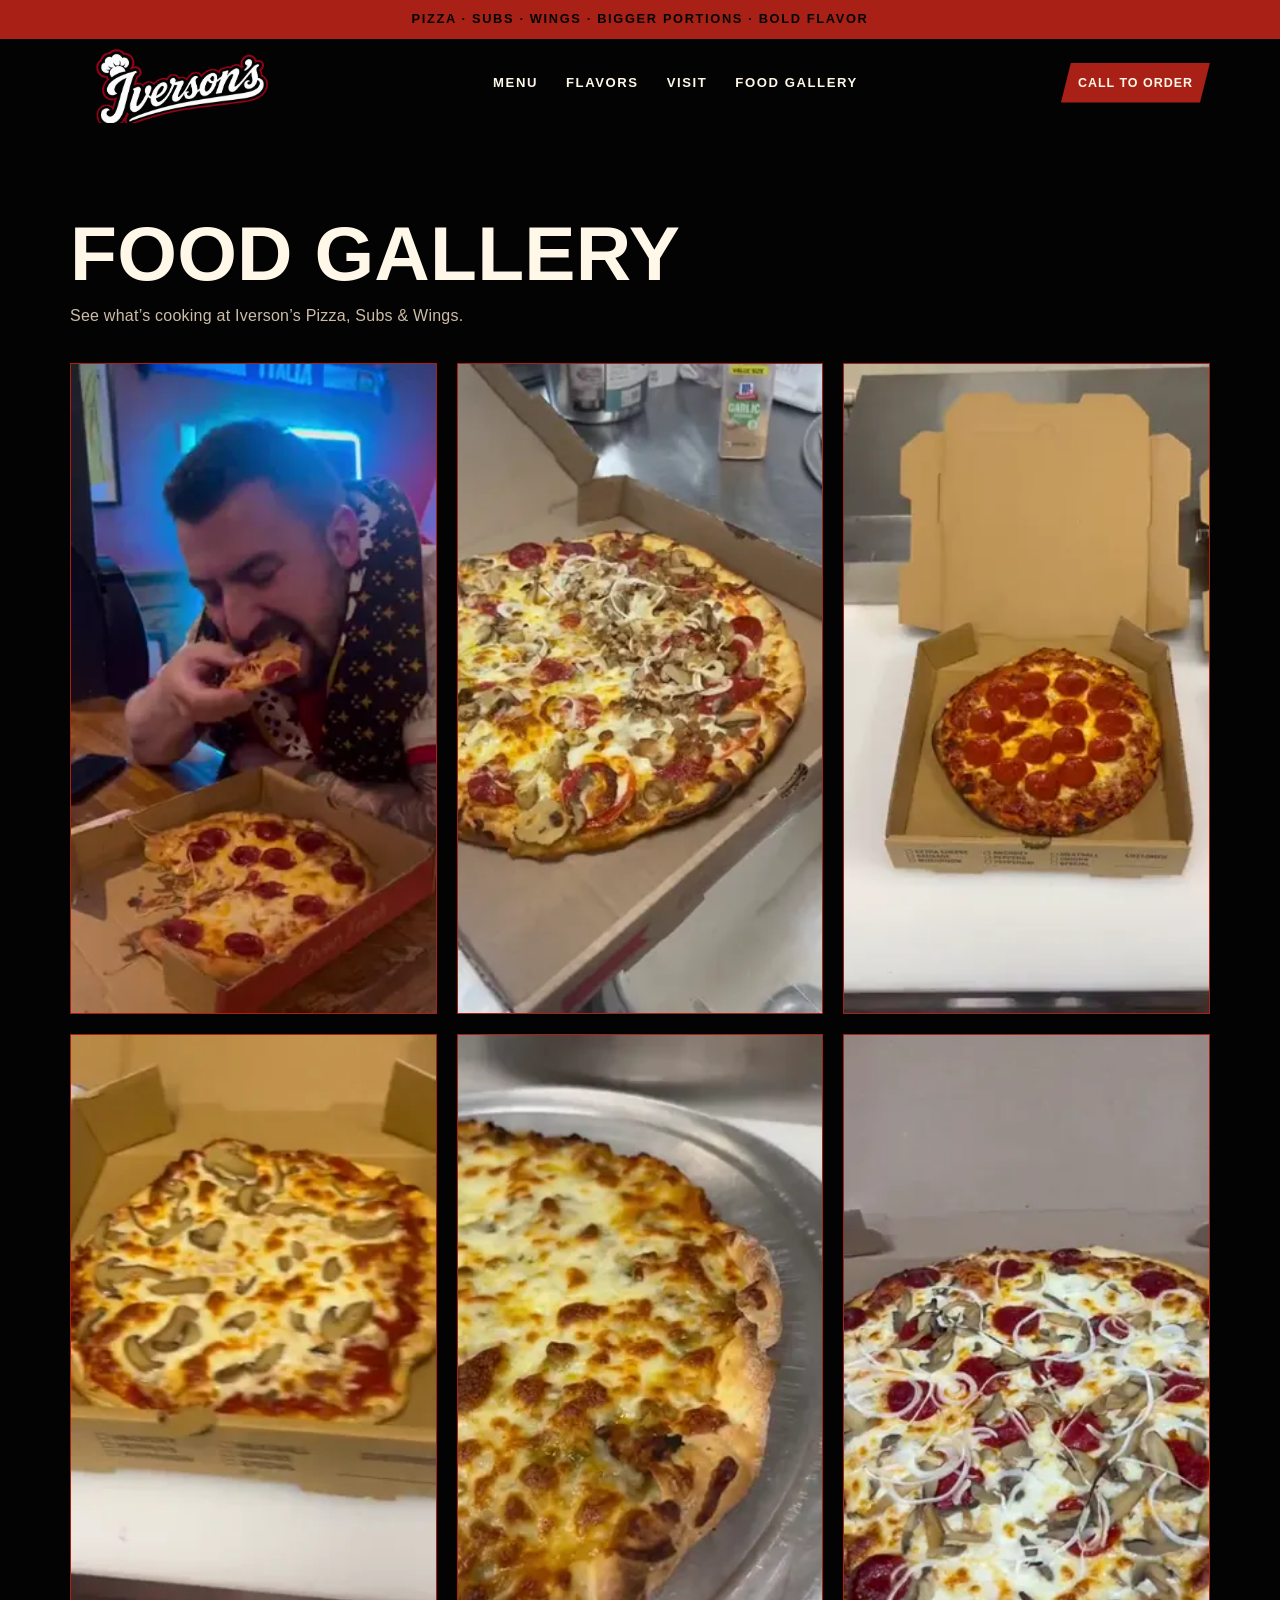
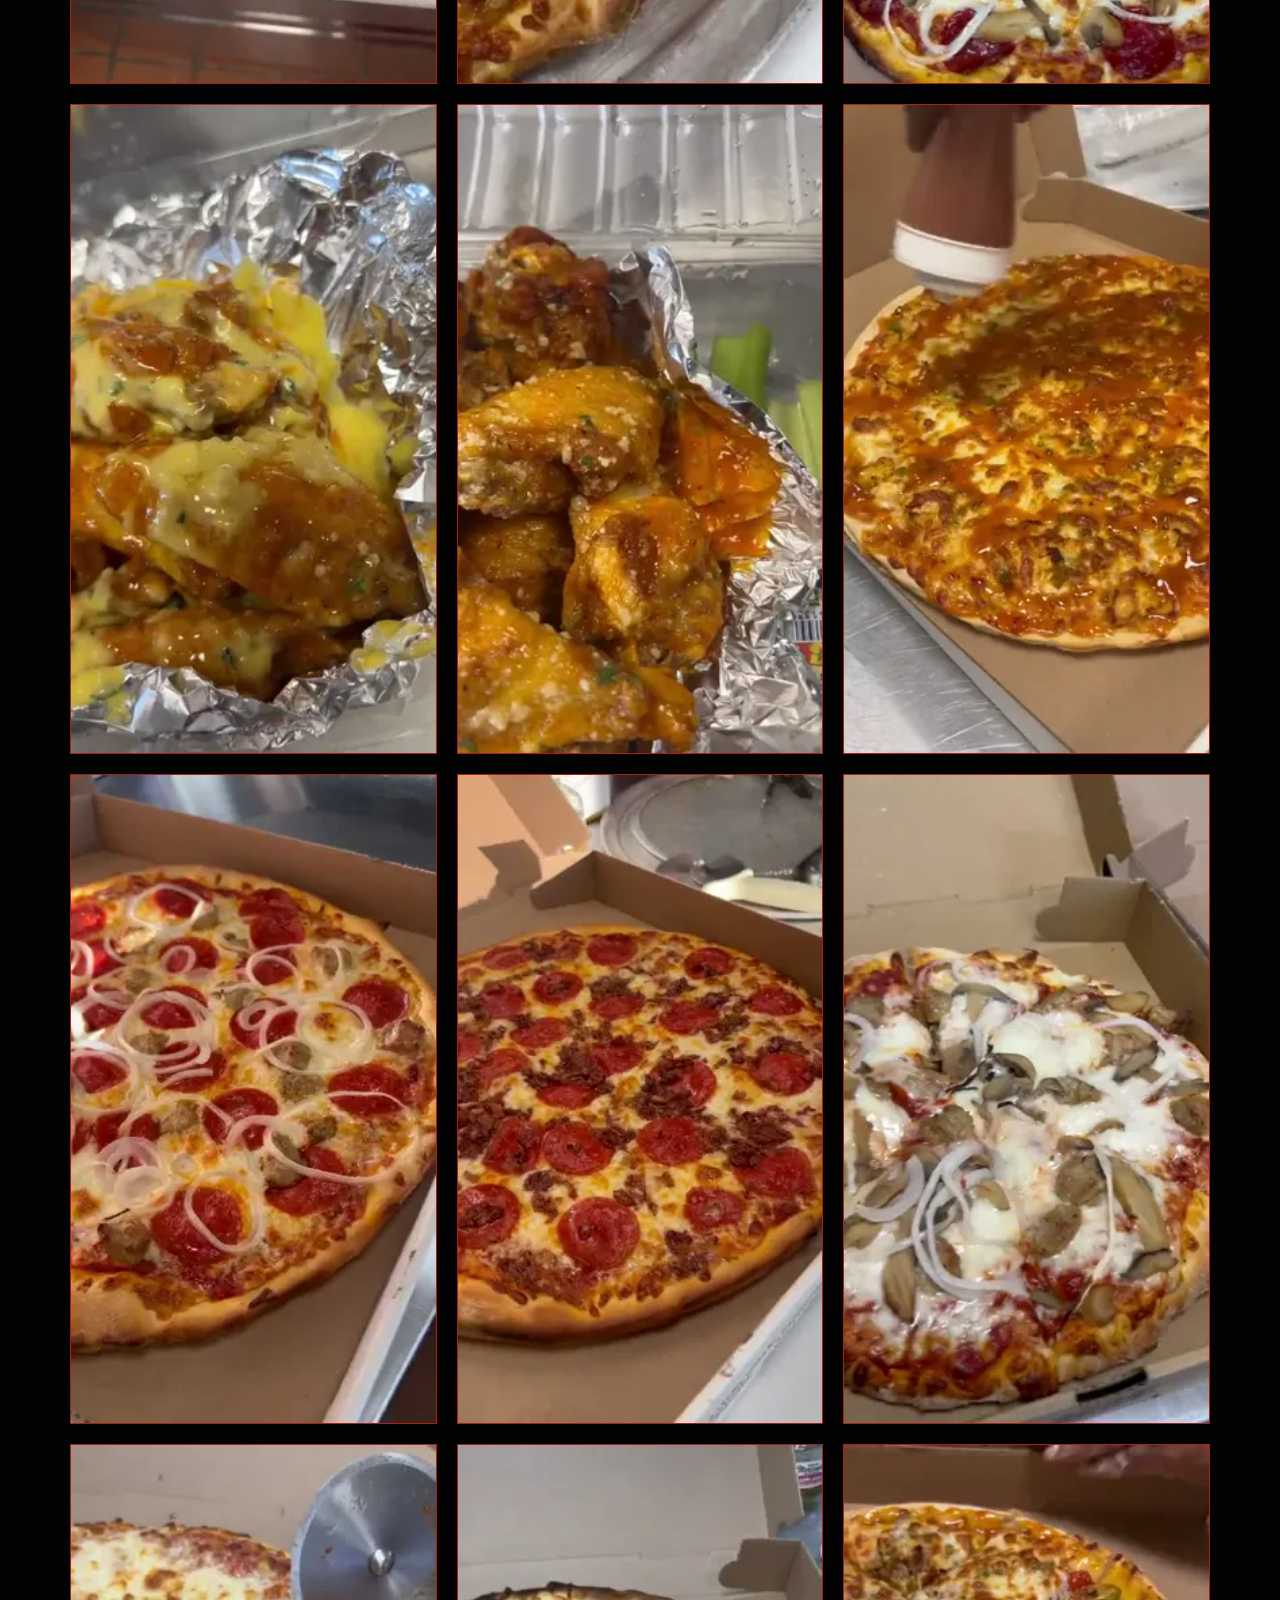
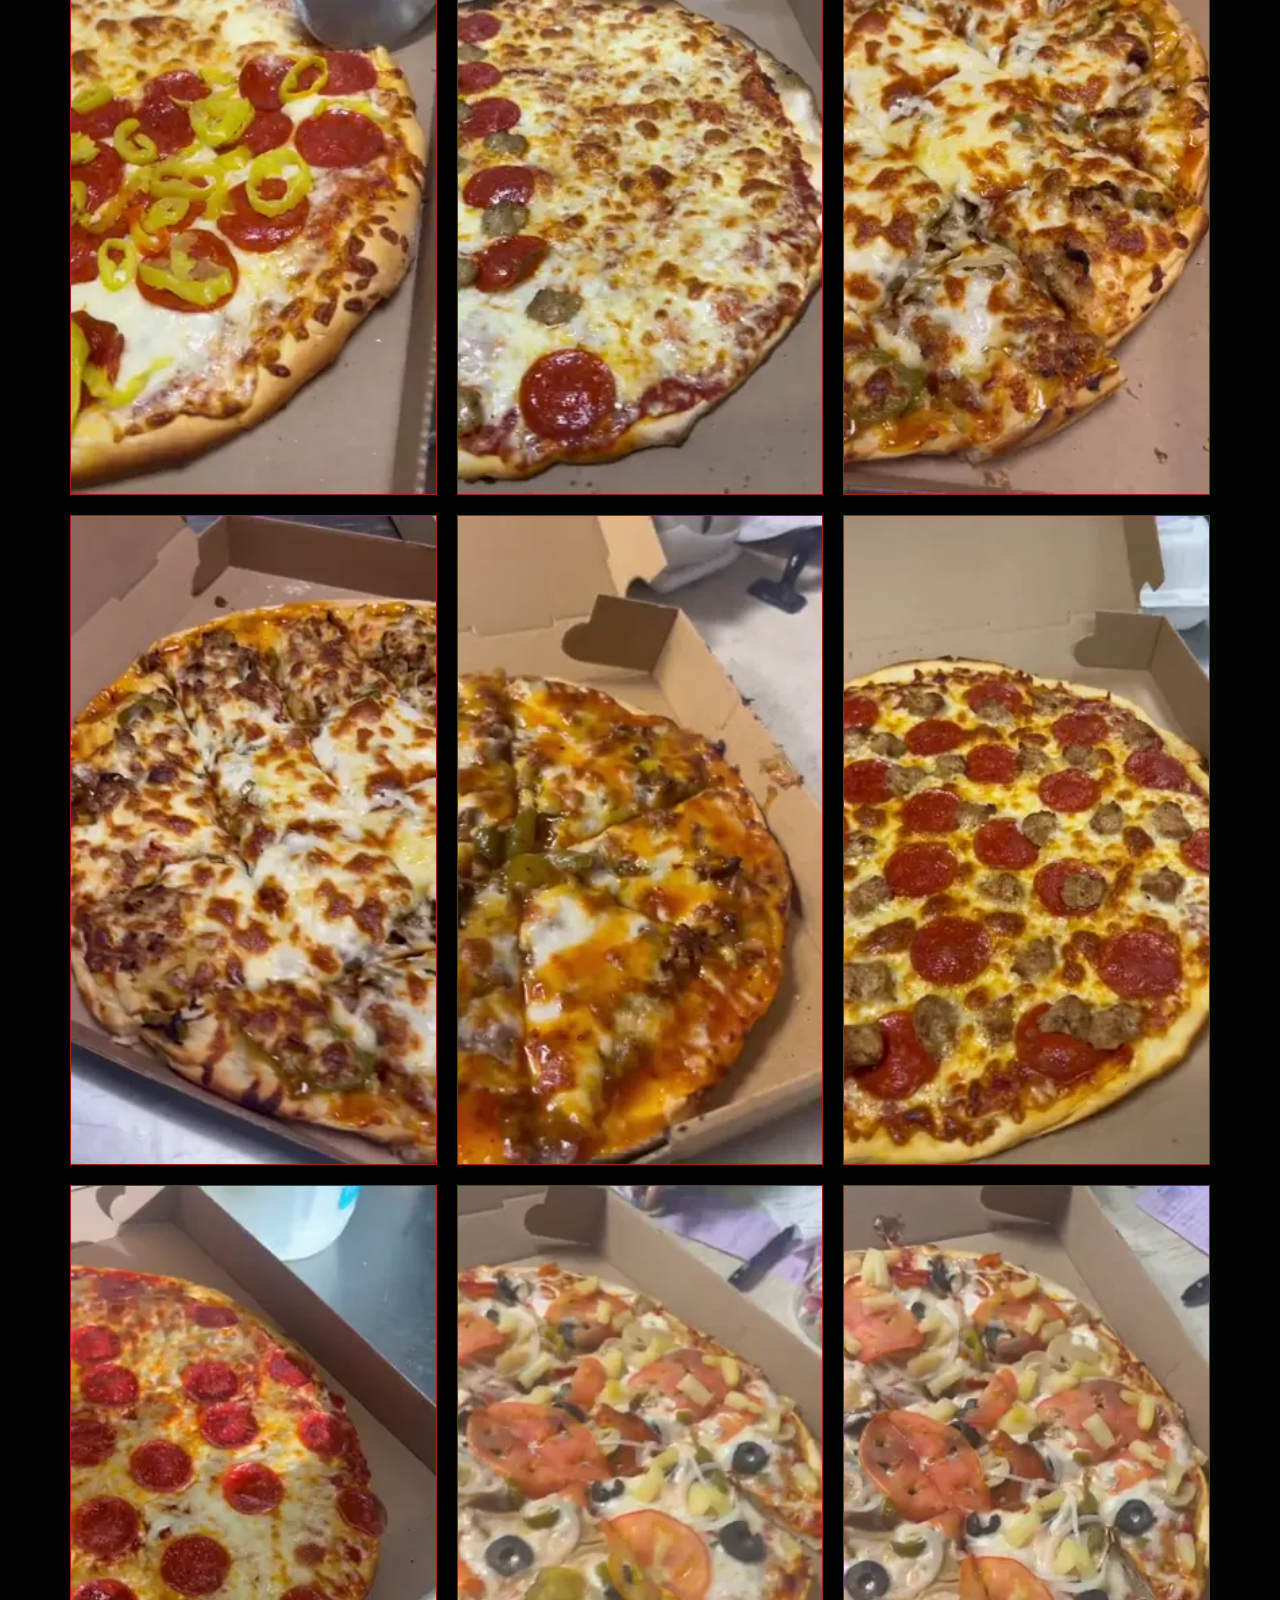
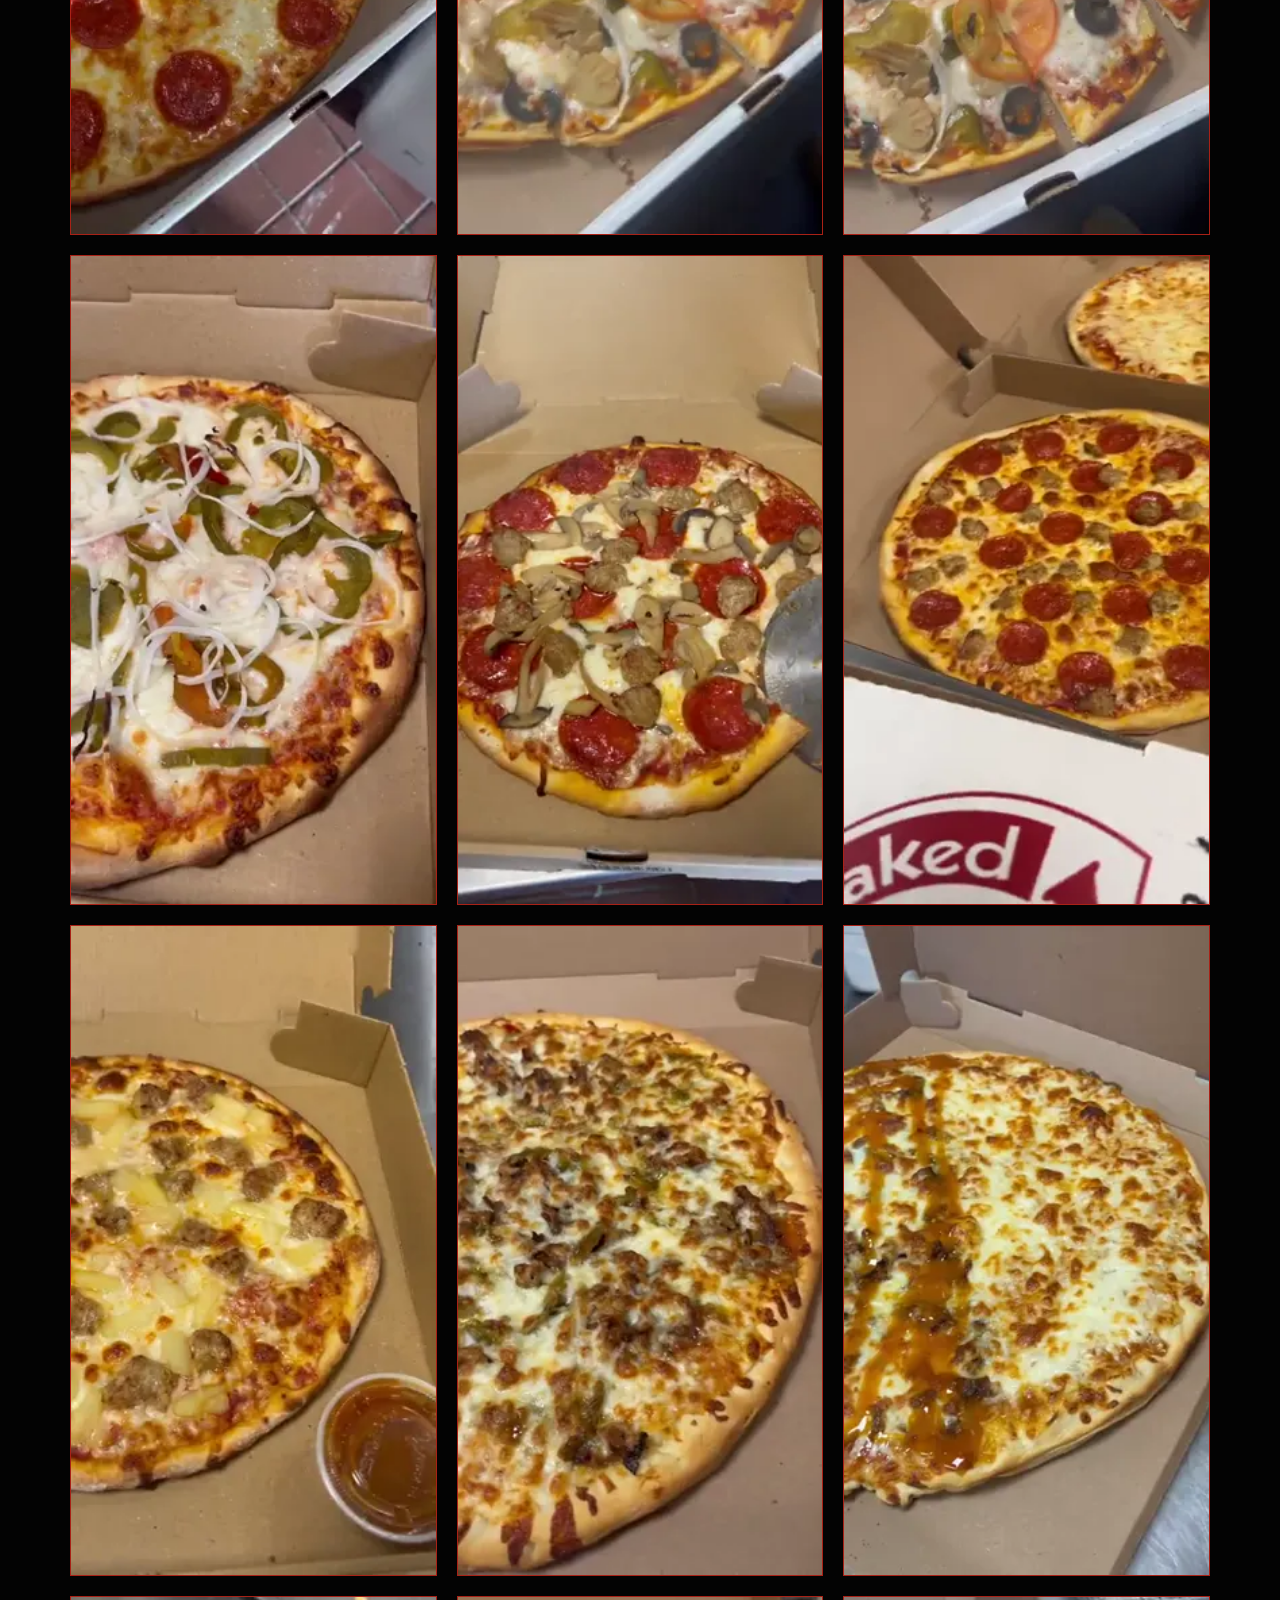
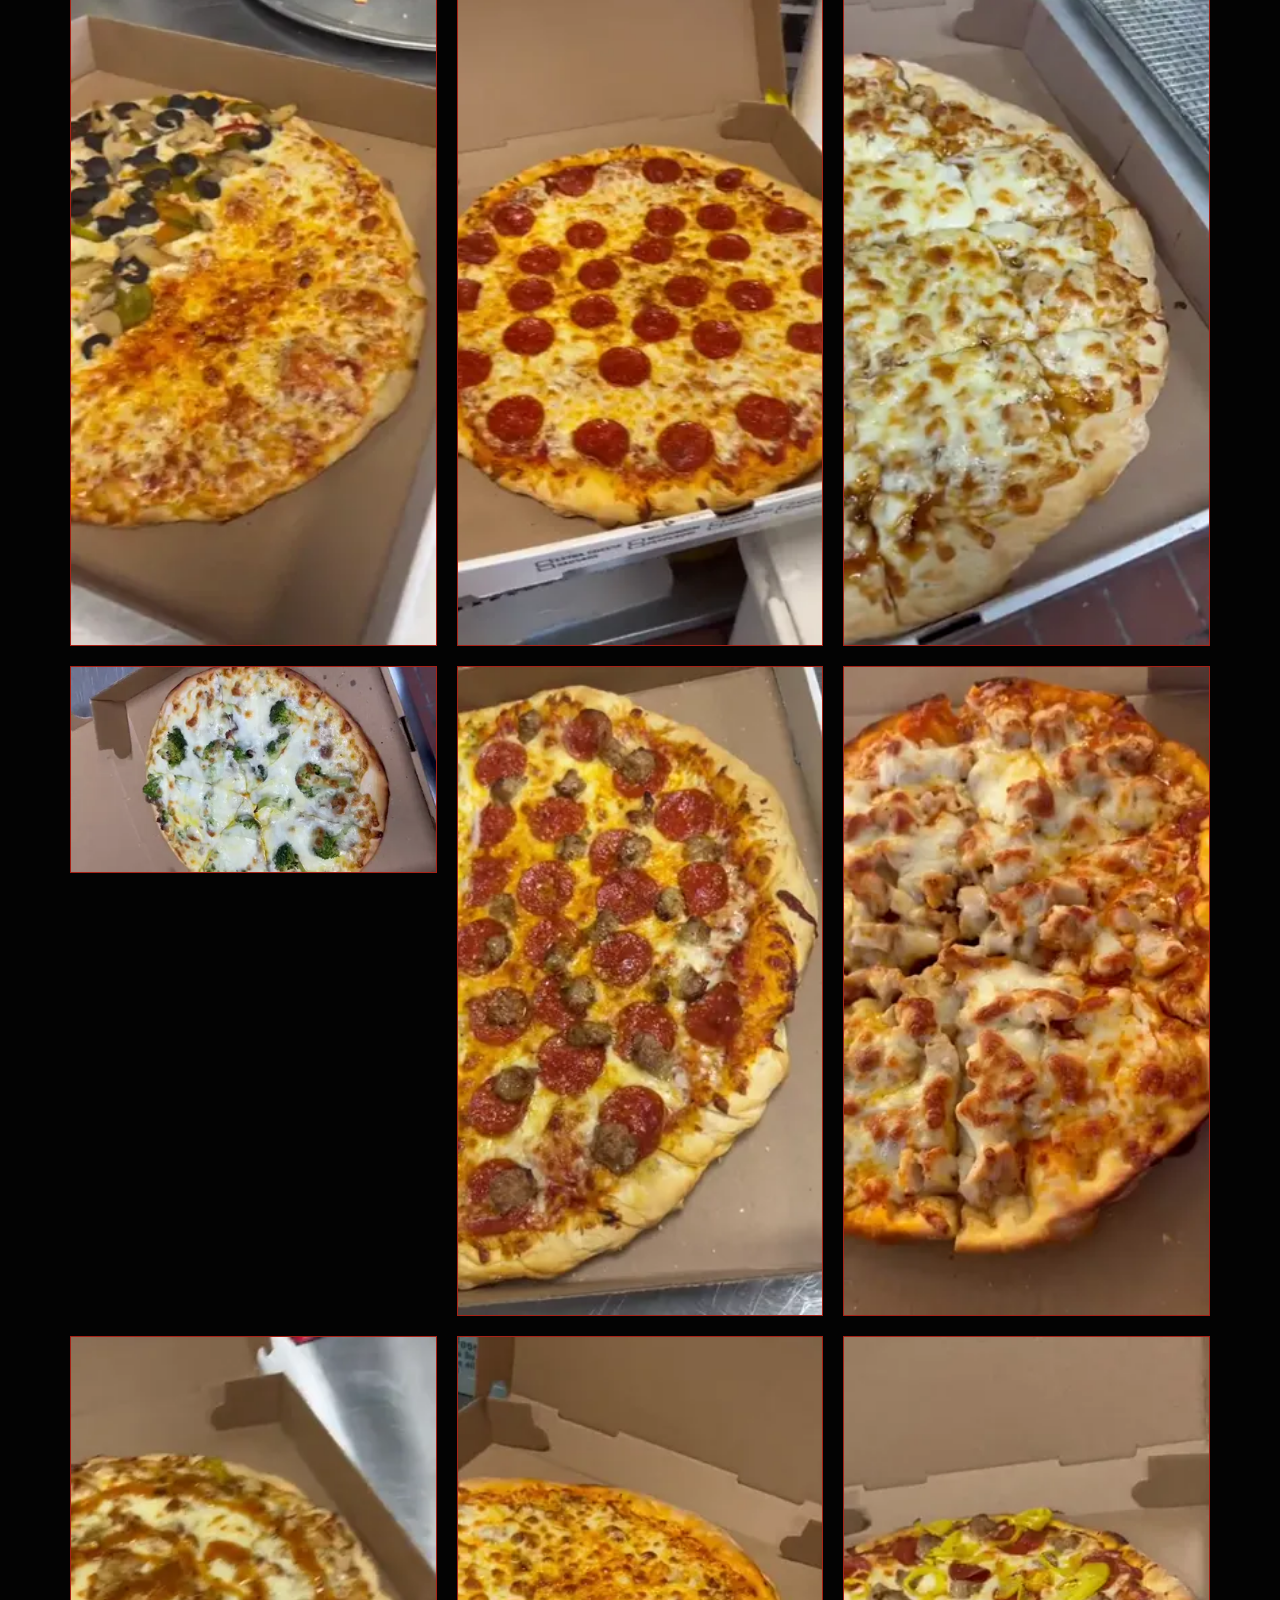
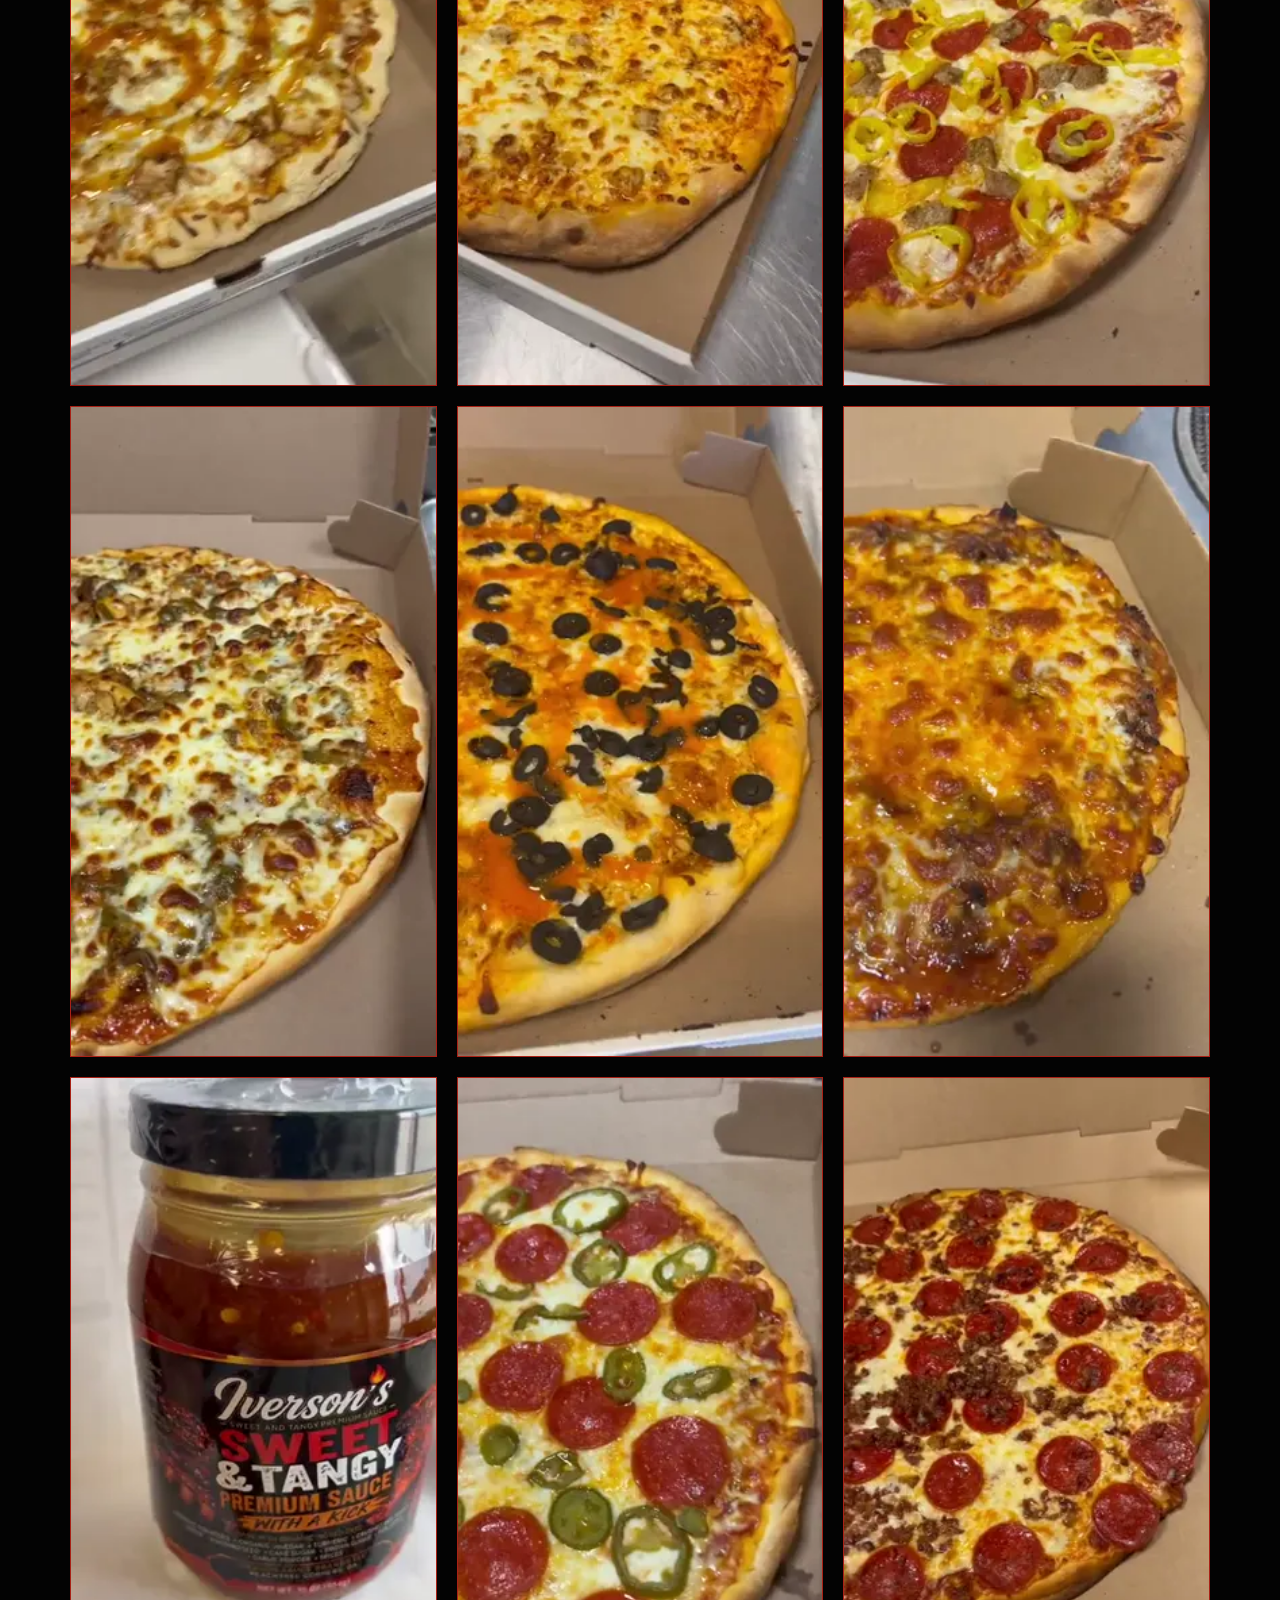
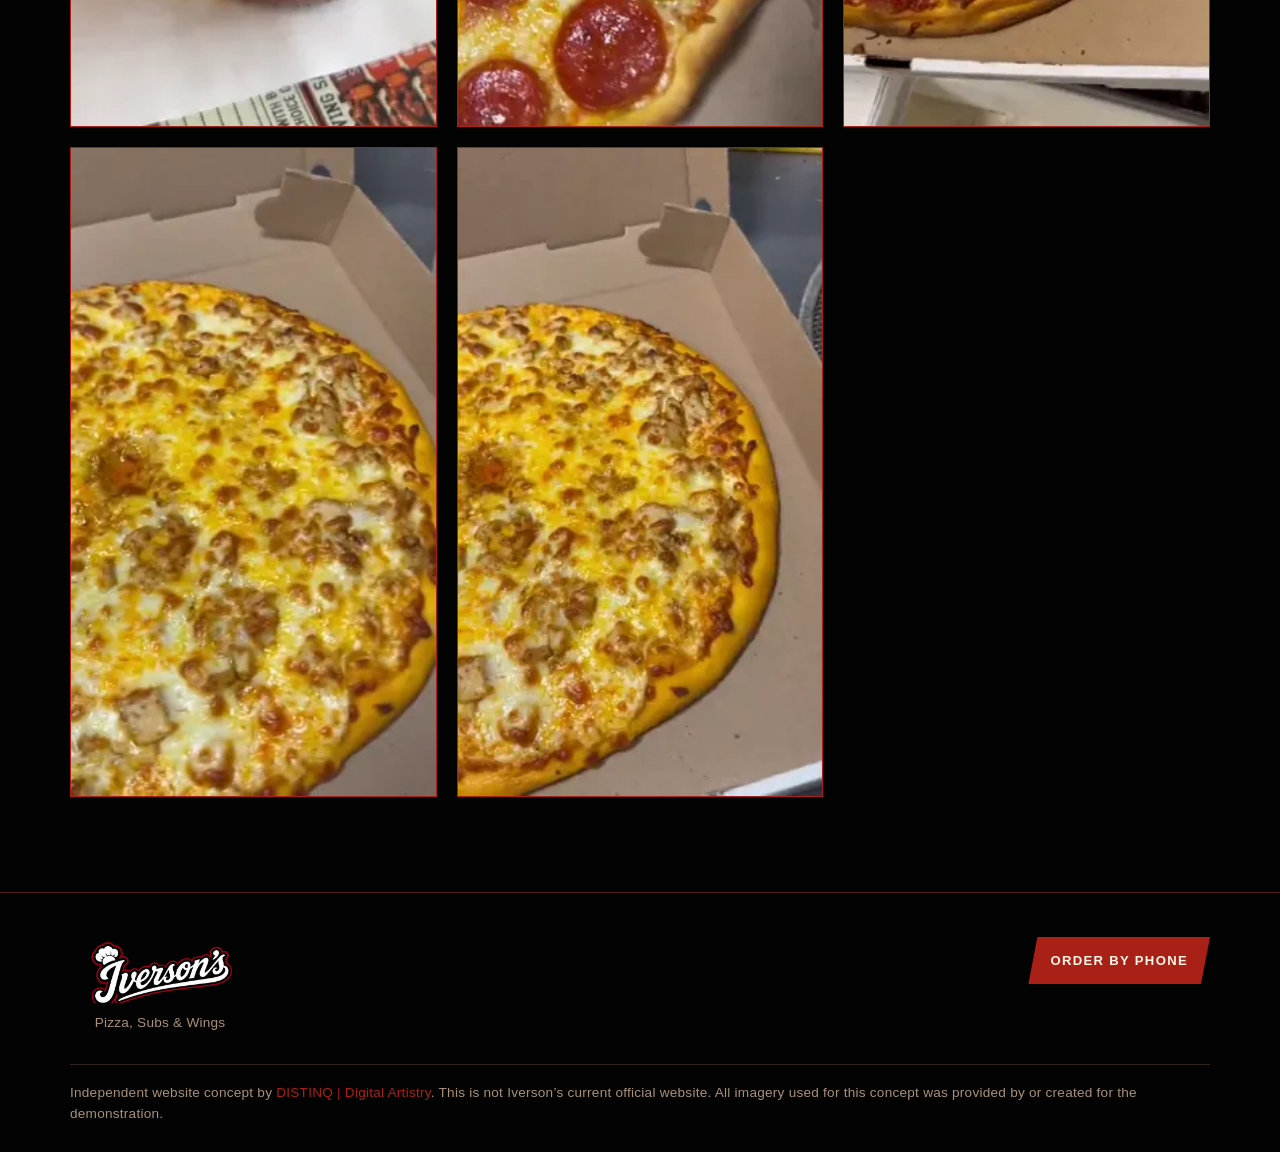
<file: iversons-hoops/food-gallery.html>
<!doctype html>
<html lang="en">
<head>
  <meta charset="utf-8">
  <meta name="viewport" content="width=device-width, initial-scale=1">
  <meta name="description" content="Browse real food videos from Iverson’s Pizza, Subs &amp; Wings on North Winton Road in Rochester, NY.">
  <title>Food Gallery | Iverson’s Pizza, Subs &amp; Wings | Rochester, NY</title>
  <link rel="icon" type="image/svg+xml" href="data:image/svg+xml,%3Csvg xmlns='http://www.w3.org/2000/svg' viewBox='0 0 64 64'%3E%3Ccircle cx='32' cy='32' r='30' fill='%23f4511e'/%3E%3Cpath d='M10 38c12-2 30-15 44-26M23 55c4-14 13-31 29-43M8 26c16 0 32 6 47 19' stroke='%230a0a0a' stroke-width='4' fill='none'/%3E%3C/svg%3E">
  <link rel="stylesheet" href="css/style.css?v=20260922-hero-logo-1-5x">
  <script src="js/script.js" defer></script>
<style>.logo-image{display:block;width:220px;height:80px;overflow:hidden;line-height:0}.logo-image img{display:block;width:220px;height:80px;object-fit:cover;object-position:center top}@media(max-width:480px){.logo-image{width:170px;height:66px}.logo-image img{width:170px;height:66px}} .footer-logo{width:180px;height:66px}.footer-logo img{width:180px;height:66px}@media(max-width:480px){.footer-logo{width:155px;height:60px}.footer-logo img{width:155px;height:60px}}</style><link rel="stylesheet" href="css/food-gallery.css">
<script src="js/food-gallery.js" defer></script>
</head>
<body>
  <div class="top">Pizza · Subs · Wings · Bigger portions · Bold flavor</div>
  <nav class="wrap nav">
    <a class="logo logo-image" href="index.html#top" aria-label="Iverson’s home"><img src="Iversons-logo-deep-red.png" alt="Iverson’s"></a>
    <div class="links"><a href="index.html#menu">Menu</a><a href="index.html#flavors">Flavors</a><a href="index.html#visit">Visit</a><a href="food-gallery.html">Food Gallery</a></div>
    <a class="order" href="tel:+15852876054">Call to order</a>
  </nav>
<div class="wrap food-mobile-nav"><a href="food-gallery.html">Food Gallery</a></div>

<main id="top"><section class="section food-section"><div class="wrap"><h1 class="heading">FOOD GALLERY</h1><p class="sub">See what’s cooking at Iverson’s Pizza, Subs &amp; Wings.</p><div class="food-grid"><button class="food-tile" type="button" style="--food-ratio:406/720" aria-label="View Iverson’s food video 1 larger"><img src="assets/food/img_4718.webp" width="406" height="720" loading="lazy" decoding="async" alt="Food prepared at Iverson’s Pizza, Subs &amp; Wings"><video data-src="assets/food/img_4718.mp4" muted loop playsinline preload="none" aria-hidden="true"></video></button><button class="food-tile" type="button" style="--food-ratio:406/720" aria-label="View Iverson’s food video 2 larger"><img src="assets/food/img_4743.webp" width="406" height="720" loading="lazy" decoding="async" alt="Food prepared at Iverson’s Pizza, Subs &amp; Wings"><video data-src="assets/food/img_4743.mp4" muted loop playsinline preload="none" aria-hidden="true"></video></button><button class="food-tile" type="button" style="--food-ratio:406/720" aria-label="View Iverson’s food video 3 larger"><img src="assets/food/img_4770.webp" width="406" height="720" loading="lazy" decoding="async" alt="Food prepared at Iverson’s Pizza, Subs &amp; Wings"><video data-src="assets/food/img_4770.mp4" muted loop playsinline preload="none" aria-hidden="true"></video></button><button class="food-tile" type="button" style="--food-ratio:406/720" aria-label="View Iverson’s food video 4 larger"><img src="assets/food/img_4772.webp" width="406" height="720" loading="lazy" decoding="async" alt="Food prepared at Iverson’s Pizza, Subs &amp; Wings"><video data-src="assets/food/img_4772.mp4" muted loop playsinline preload="none" aria-hidden="true"></video></button><button class="food-tile" type="button" style="--food-ratio:406/720" aria-label="View Iverson’s food video 5 larger"><img src="assets/food/img_4783.webp" width="406" height="720" loading="lazy" decoding="async" alt="Food prepared at Iverson’s Pizza, Subs &amp; Wings"><video data-src="assets/food/img_4783.mp4" muted loop playsinline preload="none" aria-hidden="true"></video></button><button class="food-tile" type="button" style="--food-ratio:406/720" aria-label="View Iverson’s food video 6 larger"><img src="assets/food/img_4843.webp" width="406" height="720" loading="lazy" decoding="async" alt="Food prepared at Iverson’s Pizza, Subs &amp; Wings"><video data-src="assets/food/img_4843.mp4" muted loop playsinline preload="none" aria-hidden="true"></video></button><button class="food-tile" type="button" style="--food-ratio:406/720" aria-label="View Iverson’s food video 7 larger"><img src="assets/food/img_4887.webp" width="406" height="720" loading="lazy" decoding="async" alt="Food prepared at Iverson’s Pizza, Subs &amp; Wings"><video data-src="assets/food/img_4887.mp4" muted loop playsinline preload="none" aria-hidden="true"></video></button><button class="food-tile" type="button" style="--food-ratio:406/720" aria-label="View Iverson’s food video 8 larger"><img src="assets/food/img_4889.webp" width="406" height="720" loading="lazy" decoding="async" alt="Food prepared at Iverson’s Pizza, Subs &amp; Wings"><video data-src="assets/food/img_4889.mp4" muted loop playsinline preload="none" aria-hidden="true"></video></button><button class="food-tile" type="button" style="--food-ratio:406/720" aria-label="View Iverson’s food video 9 larger"><img src="assets/food/img_4894.webp" width="406" height="720" loading="lazy" decoding="async" alt="Food prepared at Iverson’s Pizza, Subs &amp; Wings"><video data-src="assets/food/img_4894.mp4" muted loop playsinline preload="none" aria-hidden="true"></video></button><button class="food-tile" type="button" style="--food-ratio:406/720" aria-label="View Iverson’s food video 10 larger"><img src="assets/food/img_4898.webp" width="406" height="720" loading="lazy" decoding="async" alt="Food prepared at Iverson’s Pizza, Subs &amp; Wings"><video data-src="assets/food/img_4898.mp4" muted loop playsinline preload="none" aria-hidden="true"></video></button><button class="food-tile" type="button" style="--food-ratio:406/720" aria-label="View Iverson’s food video 11 larger"><img src="assets/food/img_4899.webp" width="406" height="720" loading="lazy" decoding="async" alt="Food prepared at Iverson’s Pizza, Subs &amp; Wings"><video data-src="assets/food/img_4899.mp4" muted loop playsinline preload="none" aria-hidden="true"></video></button><button class="food-tile" type="button" style="--food-ratio:406/720" aria-label="View Iverson’s food video 12 larger"><img src="assets/food/img_4900.webp" width="406" height="720" loading="lazy" decoding="async" alt="Food prepared at Iverson’s Pizza, Subs &amp; Wings"><video data-src="assets/food/img_4900.mp4" muted loop playsinline preload="none" aria-hidden="true"></video></button><button class="food-tile" type="button" style="--food-ratio:406/720" aria-label="View Iverson’s food video 13 larger"><img src="assets/food/img_4901.webp" width="406" height="720" loading="lazy" decoding="async" alt="Food prepared at Iverson’s Pizza, Subs &amp; Wings"><video data-src="assets/food/img_4901.mp4" muted loop playsinline preload="none" aria-hidden="true"></video></button><button class="food-tile" type="button" style="--food-ratio:406/720" aria-label="View Iverson’s food video 14 larger"><img src="assets/food/img_4902.webp" width="406" height="720" loading="lazy" decoding="async" alt="Food prepared at Iverson’s Pizza, Subs &amp; Wings"><video data-src="assets/food/img_4902.mp4" muted loop playsinline preload="none" aria-hidden="true"></video></button><button class="food-tile" type="button" style="--food-ratio:406/720" aria-label="View Iverson’s food video 15 larger"><img src="assets/food/img_4903.webp" width="406" height="720" loading="lazy" decoding="async" alt="Food prepared at Iverson’s Pizza, Subs &amp; Wings"><video data-src="assets/food/img_4903.mp4" muted loop playsinline preload="none" aria-hidden="true"></video></button><button class="food-tile" type="button" style="--food-ratio:406/720" aria-label="View Iverson’s food video 16 larger"><img src="assets/food/img_4904.webp" width="406" height="720" loading="lazy" decoding="async" alt="Food prepared at Iverson’s Pizza, Subs &amp; Wings"><video data-src="assets/food/img_4904.mp4" muted loop playsinline preload="none" aria-hidden="true"></video></button><button class="food-tile" type="button" style="--food-ratio:406/720" aria-label="View Iverson’s food video 17 larger"><img src="assets/food/img_4907.webp" width="406" height="720" loading="lazy" decoding="async" alt="Food prepared at Iverson’s Pizza, Subs &amp; Wings"><video data-src="assets/food/img_4907.mp4" muted loop playsinline preload="none" aria-hidden="true"></video></button><button class="food-tile" type="button" style="--food-ratio:406/720" aria-label="View Iverson’s food video 18 larger"><img src="assets/food/img_4932.webp" width="406" height="720" loading="lazy" decoding="async" alt="Food prepared at Iverson’s Pizza, Subs &amp; Wings"><video data-src="assets/food/img_4932.mp4" muted loop playsinline preload="none" aria-hidden="true"></video></button><button class="food-tile" type="button" style="--food-ratio:406/720" aria-label="View Iverson’s food video 19 larger"><img src="assets/food/img_4946.webp" width="406" height="720" loading="lazy" decoding="async" alt="Food prepared at Iverson’s Pizza, Subs &amp; Wings"><video data-src="assets/food/img_4946.mp4" muted loop playsinline preload="none" aria-hidden="true"></video></button><button class="food-tile" type="button" style="--food-ratio:406/720" aria-label="View Iverson’s food video 20 larger"><img src="assets/food/img_4947.webp" width="406" height="720" loading="lazy" decoding="async" alt="Food prepared at Iverson’s Pizza, Subs &amp; Wings"><video data-src="assets/food/img_4947.mp4" muted loop playsinline preload="none" aria-hidden="true"></video></button><button class="food-tile" type="button" style="--food-ratio:406/720" aria-label="View Iverson’s food video 21 larger"><img src="assets/food/img_4948.webp" width="406" height="720" loading="lazy" decoding="async" alt="Food prepared at Iverson’s Pizza, Subs &amp; Wings"><video data-src="assets/food/img_4948.mp4" muted loop playsinline preload="none" aria-hidden="true"></video></button><button class="food-tile" type="button" style="--food-ratio:406/720" aria-label="View Iverson’s food video 22 larger"><img src="assets/food/img_4969.webp" width="406" height="720" loading="lazy" decoding="async" alt="Food prepared at Iverson’s Pizza, Subs &amp; Wings"><video data-src="assets/food/img_4969.mp4" muted loop playsinline preload="none" aria-hidden="true"></video></button><button class="food-tile" type="button" style="--food-ratio:406/720" aria-label="View Iverson’s food video 23 larger"><img src="assets/food/img_4970.webp" width="406" height="720" loading="lazy" decoding="async" alt="Food prepared at Iverson’s Pizza, Subs &amp; Wings"><video data-src="assets/food/img_4970.mp4" muted loop playsinline preload="none" aria-hidden="true"></video></button><button class="food-tile" type="button" style="--food-ratio:406/720" aria-label="View Iverson’s food video 24 larger"><img src="assets/food/img_4971.webp" width="406" height="720" loading="lazy" decoding="async" alt="Food prepared at Iverson’s Pizza, Subs &amp; Wings"><video data-src="assets/food/img_4971.mp4" muted loop playsinline preload="none" aria-hidden="true"></video></button><button class="food-tile" type="button" style="--food-ratio:406/720" aria-label="View Iverson’s food video 25 larger"><img src="assets/food/img_4975.webp" width="406" height="720" loading="lazy" decoding="async" alt="Food prepared at Iverson’s Pizza, Subs &amp; Wings"><video data-src="assets/food/img_4975.mp4" muted loop playsinline preload="none" aria-hidden="true"></video></button><button class="food-tile" type="button" style="--food-ratio:406/720" aria-label="View Iverson’s food video 26 larger"><img src="assets/food/img_4976.webp" width="406" height="720" loading="lazy" decoding="async" alt="Food prepared at Iverson’s Pizza, Subs &amp; Wings"><video data-src="assets/food/img_4976.mp4" muted loop playsinline preload="none" aria-hidden="true"></video></button><button class="food-tile" type="button" style="--food-ratio:406/720" aria-label="View Iverson’s food video 27 larger"><img src="assets/food/img_4986.webp" width="406" height="720" loading="lazy" decoding="async" alt="Food prepared at Iverson’s Pizza, Subs &amp; Wings"><video data-src="assets/food/img_4986.mp4" muted loop playsinline preload="none" aria-hidden="true"></video></button><button class="food-tile" type="button" style="--food-ratio:406/720" aria-label="View Iverson’s food video 28 larger"><img src="assets/food/img_4988.webp" width="406" height="720" loading="lazy" decoding="async" alt="Food prepared at Iverson’s Pizza, Subs &amp; Wings"><video data-src="assets/food/img_4988.mp4" muted loop playsinline preload="none" aria-hidden="true"></video></button><button class="food-tile" type="button" style="--food-ratio:406/720" aria-label="View Iverson’s food video 29 larger"><img src="assets/food/img_4989.webp" width="406" height="720" loading="lazy" decoding="async" alt="Food prepared at Iverson’s Pizza, Subs &amp; Wings"><video data-src="assets/food/img_4989.mp4" muted loop playsinline preload="none" aria-hidden="true"></video></button><button class="food-tile" type="button" style="--food-ratio:406/720" aria-label="View Iverson’s food video 30 larger"><img src="assets/food/img_4990.webp" width="406" height="720" loading="lazy" decoding="async" alt="Food prepared at Iverson’s Pizza, Subs &amp; Wings"><video data-src="assets/food/img_4990.mp4" muted loop playsinline preload="none" aria-hidden="true"></video></button><button class="food-tile" type="button" style="--food-ratio:720/406" aria-label="View Iverson’s food video 31 larger"><img src="assets/food/img_5015.webp" width="720" height="406" loading="lazy" decoding="async" alt="Food prepared at Iverson’s Pizza, Subs &amp; Wings"><video data-src="assets/food/img_5015.mp4" muted loop playsinline preload="none" aria-hidden="true"></video></button><button class="food-tile" type="button" style="--food-ratio:406/720" aria-label="View Iverson’s food video 32 larger"><img src="assets/food/img_5018.webp" width="406" height="720" loading="lazy" decoding="async" alt="Food prepared at Iverson’s Pizza, Subs &amp; Wings"><video data-src="assets/food/img_5018.mp4" muted loop playsinline preload="none" aria-hidden="true"></video></button><button class="food-tile" type="button" style="--food-ratio:406/720" aria-label="View Iverson’s food video 33 larger"><img src="assets/food/img_5034.webp" width="406" height="720" loading="lazy" decoding="async" alt="Food prepared at Iverson’s Pizza, Subs &amp; Wings"><video data-src="assets/food/img_5034.mp4" muted loop playsinline preload="none" aria-hidden="true"></video></button><button class="food-tile" type="button" style="--food-ratio:406/720" aria-label="View Iverson’s food video 34 larger"><img src="assets/food/img_5047.webp" width="406" height="720" loading="lazy" decoding="async" alt="Food prepared at Iverson’s Pizza, Subs &amp; Wings"><video data-src="assets/food/img_5047.mp4" muted loop playsinline preload="none" aria-hidden="true"></video></button><button class="food-tile" type="button" style="--food-ratio:406/720" aria-label="View Iverson’s food video 35 larger"><img src="assets/food/img_5057.webp" width="406" height="720" loading="lazy" decoding="async" alt="Food prepared at Iverson’s Pizza, Subs &amp; Wings"><video data-src="assets/food/img_5057.mp4" muted loop playsinline preload="none" aria-hidden="true"></video></button><button class="food-tile" type="button" style="--food-ratio:406/720" aria-label="View Iverson’s food video 36 larger"><img src="assets/food/img_5058.webp" width="406" height="720" loading="lazy" decoding="async" alt="Food prepared at Iverson’s Pizza, Subs &amp; Wings"><video data-src="assets/food/img_5058.mp4" muted loop playsinline preload="none" aria-hidden="true"></video></button><button class="food-tile" type="button" style="--food-ratio:406/720" aria-label="View Iverson’s food video 37 larger"><img src="assets/food/img_5073.webp" width="406" height="720" loading="lazy" decoding="async" alt="Food prepared at Iverson’s Pizza, Subs &amp; Wings"><video data-src="assets/food/img_5073.mp4" muted loop playsinline preload="none" aria-hidden="true"></video></button><button class="food-tile" type="button" style="--food-ratio:406/720" aria-label="View Iverson’s food video 38 larger"><img src="assets/food/img_5089.webp" width="406" height="720" loading="lazy" decoding="async" alt="Food prepared at Iverson’s Pizza, Subs &amp; Wings"><video data-src="assets/food/img_5089.mp4" muted loop playsinline preload="none" aria-hidden="true"></video></button><button class="food-tile" type="button" style="--food-ratio:406/720" aria-label="View Iverson’s food video 39 larger"><img src="assets/food/img_5129.webp" width="406" height="720" loading="lazy" decoding="async" alt="Food prepared at Iverson’s Pizza, Subs &amp; Wings"><video data-src="assets/food/img_5129.mp4" muted loop playsinline preload="none" aria-hidden="true"></video></button><button class="food-tile" type="button" style="--food-ratio:406/720" aria-label="View Iverson’s food video 40 larger"><img src="assets/food/img_5178.webp" width="406" height="720" loading="lazy" decoding="async" alt="Food prepared at Iverson’s Pizza, Subs &amp; Wings"><video data-src="assets/food/img_5178.mp4" muted loop playsinline preload="none" aria-hidden="true"></video></button><button class="food-tile" type="button" style="--food-ratio:406/720" aria-label="View Iverson’s food video 41 larger"><img src="assets/food/img_5185.webp" width="406" height="720" loading="lazy" decoding="async" alt="Food prepared at Iverson’s Pizza, Subs &amp; Wings"><video data-src="assets/food/img_5185.mp4" muted loop playsinline preload="none" aria-hidden="true"></video></button><button class="food-tile" type="button" style="--food-ratio:406/720" aria-label="View Iverson’s food video 42 larger"><img src="assets/food/img_5190.webp" width="406" height="720" loading="lazy" decoding="async" alt="Food prepared at Iverson’s Pizza, Subs &amp; Wings"><video data-src="assets/food/img_5190.mp4" muted loop playsinline preload="none" aria-hidden="true"></video></button><button class="food-tile" type="button" style="--food-ratio:406/720" aria-label="View Iverson’s food video 43 larger"><img src="assets/food/img_5197.webp" width="406" height="720" loading="lazy" decoding="async" alt="Food prepared at Iverson’s Pizza, Subs &amp; Wings"><video data-src="assets/food/img_5197.mp4" muted loop playsinline preload="none" aria-hidden="true"></video></button><button class="food-tile" type="button" style="--food-ratio:406/720" aria-label="View Iverson’s food video 44 larger"><img src="assets/food/img_5198.webp" width="406" height="720" loading="lazy" decoding="async" alt="Food prepared at Iverson’s Pizza, Subs &amp; Wings"><video data-src="assets/food/img_5198.mp4" muted loop playsinline preload="none" aria-hidden="true"></video></button></div></div></section></main>  <footer class="footer">
    <div class="wrap">
      <div class="footer-top">
        <div><a class="logo logo-image footer-logo" href="index.html#top" aria-label="Iverson’s home"><img src="Iversons-logo-deep-red.png" alt="Iverson’s"></a><p>Pizza, Subs &amp; Wings</p></div>
        <a class="btn orange" href="tel:+15852876054">Order by phone</a>
      </div>
      <div class="legal">Independent website concept by <a href="https://distinqdigitalartistry.com">DISTINQ | Digital Artistry</a>. This is not Iverson’s current official website. All imagery used for this concept was provided by or created for the demonstration.</div>
    </div>
  </footer>
<dialog class="food-modal" aria-label="Iverson’s food video"><button type="button" class="food-close">Close video ×</button><video controls muted playsinline preload="none"></video></dialog></body></html>
</file>
<file: iversons-hoops/css/style.css>
:root{--black:#030303;--char:#07151a;--orange:#a92116;--amber:#a92116;--red:#a92116;--teal:#007e89;--cream:#fff7e8;--white:#fffdf7;--line:#542010}
*{box-sizing:border-box}
html{scroll-behavior:smooth}
body{margin:0;background:var(--black);color:var(--cream);font-family:Impact,Haettenschweiler,'Arial Narrow Bold',sans-serif;letter-spacing:.015em}
a{color:inherit;text-decoration:none}
.wrap{max-width:1200px;margin:auto;padding:0 30px}
.top{height:39px;background:var(--orange);display:flex;align-items:center;justify-content:center;color:var(--black);font:800 .8rem/1 Arial,sans-serif;letter-spacing:.13em;text-transform:uppercase}
.nav{height:87px;display:flex;align-items:center;justify-content:space-between;gap:20px}
.logo{color:var(--white);font-family:Georgia,serif;font-size:1.65rem;font-style:italic;font-weight:900;letter-spacing:-.08em}
.logo i{display:inline-block;color:var(--cream);font-style:normal;font-family:Georgia,serif;font-size:2rem;font-weight:900;line-height:1;text-shadow:-2px 0 var(--orange),0 2px var(--orange),2px 0 var(--orange),0 -2px var(--orange);margin-right:-.08em}
.links{display:flex;gap:28px;font:800 .82rem Arial,sans-serif;letter-spacing:.12em;text-transform:uppercase}
.links a:hover{color:var(--amber)}
.order{padding:13px 17px;background:var(--red);color:var(--cream);font:900 .78rem Arial,sans-serif;letter-spacing:.08em;text-transform:uppercase;clip-path:polygon(10px 0,100% 0,calc(100% - 10px) 100%,0 100%)}
.hero{position:relative;overflow:hidden;min-height:650px;border-top:1px solid #332117;border-bottom:1px solid #332117}
.hero:after{content:'';position:absolute;inset:0;z-index:0;background:linear-gradient(90deg,#070707 0%,rgba(7,7,7,.96) 34%,rgba(7,7,7,.34) 65%,rgba(7,7,7,.12)),linear-gradient(0deg,rgba(7,7,7,.7),transparent 40%);pointer-events:none}
.hero-logo{position:absolute;inset:0;z-index:1;display:flex;align-items:center;justify-content:flex-end;padding:0 clamp(18px,4vw,70px);pointer-events:none}
.hero-logo img{display:block;width:min(500px,39vw);height:auto;filter:drop-shadow(0 18px 24px rgba(0,0,0,.6))}
.hero-inner{position:relative;z-index:2;padding:105px 30px 85px}
.eyebrow{color:var(--amber);font:900 .8rem Arial,sans-serif;letter-spacing:.2em;text-transform:uppercase}
.hero h1{font-size:clamp(4.3rem,10.5vw,8.3rem);line-height:.78;text-transform:uppercase;max-width:680px;margin:19px 0;color:var(--cream);text-shadow:5px 5px 0 var(--red)}
.hero h1 em{color:var(--red);font-style:normal;text-shadow:5px 5px 0 var(--cream)}
.hero p{max-width:430px;font:1.08rem/1.55 Arial,sans-serif;letter-spacing:0;color:#e9d9c6}
.hero-ctas{display:flex;gap:12px;flex-wrap:wrap;margin-top:29px}
.btn{padding:16px 22px;display:inline-block;font:900 .82rem Arial,sans-serif;letter-spacing:.1em;text-transform:uppercase;clip-path:polygon(9px 0,100% 0,calc(100% - 9px) 100%,0 100%)}
.btn.orange{background:var(--red);color:var(--cream)}
.btn.outline{border:1px solid var(--cream);color:var(--cream)}
.btn.dark{background:#070707;color:#fffdf7}
.ticker{overflow:hidden;background:var(--amber);color:var(--black);white-space:nowrap;padding:15px 0;font-size:1.2rem;letter-spacing:.06em;text-transform:uppercase}
.ticker span{padding-right:36px}
.section{padding:95px 0}
.heading{font-size:clamp(3rem,6vw,5.6rem);line-height:.84;text-transform:uppercase;margin:0;color:var(--cream)}
.heading .hot{color:var(--orange)}
.sub{font:1rem/1.55 Arial,sans-serif;color:#cdbca7;max-width:500px;margin:18px 0 0}

/* Menu */
.menu{background:var(--char);position:relative;overflow:hidden;isolation:isolate}
.menu:before{content:'PIZZA · SUBS · WINGS';position:absolute;right:-.03em;top:.1em;font-size:clamp(3rem,11vw,12rem);color:#0c252b;white-space:nowrap;pointer-events:none;z-index:0}
.menu:after{content:'';position:absolute;inset:0;background:linear-gradient(90deg,rgba(7,21,26,.68) 0%,rgba(7,21,26,.48) 22%,rgba(7,21,26,.38) 50%,rgba(7,21,26,.48) 78%,rgba(7,21,26,.68) 100%),radial-gradient(circle at 18% 42%,rgba(241,90,10,.18),transparent 34%),radial-gradient(circle at 84% 45%,rgba(0,126,137,.18),transparent 32%);z-index:1;pointer-events:none}
.menu-content{position:relative;z-index:2}
.cards{display:grid;grid-template-columns:repeat(3,1fr);gap:15px;margin-top:43px;position:relative;z-index:2}
.menu-group{margin-top:44px;position:relative;z-index:2}
.menu-group+.menu-group{margin-top:58px}
.menu-group-title{display:flex;align-items:center;gap:14px}
.menu-group-title span{display:inline-flex;align-items:center;justify-content:center;width:38px;height:38px;background:var(--orange);color:var(--black);font:900 .78rem Arial,sans-serif}
.menu-group-title h3{margin:0;color:var(--cream);font-size:clamp(1.7rem,3vw,2.6rem);text-transform:uppercase;letter-spacing:.04em}
.menu-group-title:after{content:'';height:1px;background:rgba(247,240,228,.18);flex:1}
.menu-group .cards{margin-top:20px}
.cards-subs{grid-template-columns:repeat(2,minmax(0,1fr))}
.cards-wings{grid-template-columns:minmax(0,1fr);max-width:390px}
.cards-wings .card:before{background:var(--red)}
.card{border:1px solid rgba(247,240,228,.12);background:rgba(16,13,11,.88);padding:28px 25px;min-height:250px;position:relative;backdrop-filter:blur(2px);box-shadow:0 18px 30px rgba(0,0,0,.28)}
.card:before{content:'';position:absolute;left:0;top:0;width:64px;height:6px;background:var(--orange)}
.card:nth-child(even):before{background:var(--amber)}
.card h3{font-size:2rem;text-transform:uppercase;margin:8px 0 14px;color:var(--cream)}
.card p{min-height:42px;font:.95rem/1.45 Arial,sans-serif;color:#cdbca7}
.card ul{list-style:none;margin:21px 0 0;padding:0;font:800 .91rem Arial,sans-serif;letter-spacing:.03em}
.card li{display:flex;justify-content:space-between;gap:16px;padding:9px 0;border-top:1px dashed #4a3022}
.card li span{padding-right:8px}
.card b{color:var(--amber);white-space:nowrap}
.topping-copy{margin-top:18px;font:400 .9rem/1.8 Arial,sans-serif;color:#f0ddc9;text-transform:uppercase;letter-spacing:.05em}

.delivery{background:var(--orange);color:var(--black)}
.delivery-grid{display:grid;grid-template-columns:1.1fr .9fr;gap:55px;align-items:center}
.delivery .heading{color:var(--black);text-shadow:3px 3px 0 var(--cream)}
.delivery .sub{color:#29130b;font-weight:600}
.delivery-eyebrow{color:#6c160f}
.delivery-callout{border:4px solid var(--black);padding:29px;background:var(--cream);box-shadow:11px 11px 0 var(--black)}
.delivery-callout p{font:1.08rem/1.5 Arial,sans-serif;letter-spacing:0;margin:0}
.delivery-callout strong{display:block;font-size:2.5rem;line-height:.9;text-transform:uppercase;margin-bottom:14px}
.delivery-callout a{display:inline-block;margin-top:20px;font:900 .85rem Arial,sans-serif;letter-spacing:.11em;text-transform:uppercase;padding:13px 17px;background:var(--black);color:var(--cream)}
.flavors{background:#041016}
.flavor-grid{display:grid;grid-template-columns:1fr 370px;gap:55px;align-items:center}
.flavor-list{display:grid;grid-template-columns:repeat(2,1fr);gap:11px;margin-top:31px}
.flavor{border:1px solid #5d2512;background:#06161c;color:var(--cream);padding:18px;font-size:1.3rem;text-transform:uppercase}
.flavor:nth-child(odd){border-left:8px solid var(--orange)}
.flavor:nth-child(even){border-left:8px solid var(--teal)}
.ad{width:100%;max-width:370px;justify-self:end;border:3px solid var(--orange);box-shadow:12px 12px 0 var(--red)}
.visit{background:var(--cream);color:var(--black)}
.visit-grid{display:grid;grid-template-columns:1fr 1fr;gap:35px;align-items:end}
.visit .heading{color:var(--black)}
.visit .sub{color:#4d3325}
.visit-eyebrow{color:#9c231a}
.visit-details{border-top:6px solid var(--orange);margin-top:32px;padding-top:19px;font:800 1.3rem/1.38 Arial,sans-serif;letter-spacing:.01em}
.visit-actions{display:flex;gap:12px;flex-wrap:wrap;justify-content:end}
.footer{background:var(--black);padding:44px 0 28px;border-top:1px solid var(--line)}
.footer-top{display:flex;justify-content:space-between;gap:30px;align-items:flex-start}
.footer-top>div:first-child{width:180px;display:flex;flex-direction:column;align-items:center;text-align:center}
.footer-top>div:first-child p{margin:10px 0 0;text-align:center}
.footer p,.legal{font:.85rem/1.5 Arial,sans-serif;color:#a89179}
.legal{border-top:1px solid #302119;padding-top:18px;margin-top:31px}
.legal a{color:var(--amber)}

@media(max-width:800px){
  .links{display:none}
  .hero{min-height:620px}
  .hero-logo{justify-content:flex-end;padding:0 18px;opacity:.45}
  .hero-logo img{width:min(300px,52vw)}
  .hero:after{background:linear-gradient(90deg,#070707 0%,rgba(7,7,7,.94) 48%,rgba(7,7,7,.42)),linear-gradient(0deg,rgba(7,7,7,.65),transparent 40%)}
  .hero-inner{padding-top:80px}
  .cards,.delivery-grid,.flavor-grid,.visit-grid{grid-template-columns:1fr}.menu:after{background:linear-gradient(180deg,rgba(22,18,15,.58) 0%,rgba(22,18,15,.54) 40%,rgba(22,18,15,.68) 100%)}
  .delivery-grid,.flavor-grid{gap:35px}
  .ad{justify-self:start;max-width:310px}
  .visit-actions{justify-content:start}
  .footer-top{flex-direction:column}
  .cards-wings{max-width:none}
  .menu-group+.menu-group{margin-top:46px}
  .section{padding:68px 0}
}
@media(max-width:480px){
  .wrap,.hero-inner{padding-left:20px;padding-right:20px}
  .logo{font-size:1.35rem}
  .logo i{font-size:1.65rem}
  .order{font-size:.68rem;padding:11px}
  .hero h1{font-size:4rem}
  .flavor-list{grid-template-columns:1fr}
  .top{font-size:.67rem}
  .heading{font-size:3.2rem}
  .card{padding:24px 20px}
  .card h3{font-size:1.7rem}
}

/* Dark food backdrop behind the menu */
.menu{background:var(--char) url('../iversons-menu-center-fixed.webp') center center/min(780px, 82vw) auto no-repeat fixed}
@media(max-width:800px){.menu{background-position:center center;background-size:82vw auto;background-repeat:no-repeat;background-attachment:fixed}}
</file>
<file: iversons-hoops/css/food-gallery.css>
.food-section{background:var(--black)}
.food-grid{display:grid;grid-template-columns:repeat(3,minmax(0,1fr));gap:20px;margin-top:35px;align-items:start}
.food-tile{position:relative;display:block;width:100%;padding:0;overflow:hidden;border:1px solid var(--red);background:var(--black);cursor:pointer;aspect-ratio:var(--food-ratio);color:var(--cream)}
.food-tile img,.food-tile video{display:block;width:100%;height:100%;object-fit:cover;object-position:center}
.food-tile video{position:absolute;inset:0;opacity:0}
.food-tile.is-playing video{opacity:1}
.food-tile:focus-visible{outline:3px solid var(--cream);outline-offset:4px}
.food-cta{margin-top:32px}
.food-modal{width:min(940px,94vw);max-width:94vw;max-height:94dvh;padding:16px;background:var(--black);color:var(--cream);border:1px solid var(--red)}
.food-modal::backdrop{background:rgba(0,0,0,.88)}
.food-modal video{display:block;width:100%;max-height:76dvh;object-fit:contain}
.food-close{display:block;margin:0 0 14px auto;padding:12px 18px;background:var(--red);color:var(--cream);border:0;font:900 .82rem Arial,sans-serif;cursor:pointer;min-height:44px}
.food-mobile-nav{display:none}
@media(max-width:1000px){.food-grid{grid-template-columns:repeat(2,minmax(0,1fr))}}
@media(max-width:800px){.food-mobile-nav{display:flex;padding-top:0;padding-bottom:16px;font:800 .82rem Arial,sans-serif;letter-spacing:.12em;text-transform:uppercase}.food-grid{gap:14px}}
@media(max-width:480px){.food-grid{grid-template-columns:1fr;gap:20px}}
</file>
<file: tdc/styles.css>
:root{--ink:#2c1535;--purple:#512268;--violet:#8d4ea4;--lavender:#eadcf0;--blush:#fff4f7;--cream:#fffaf5;--gold:#d6a958;--white:#fff;--shadow:0 20px 70px rgba(59,22,74,.14)}
*{box-sizing:border-box}html{scroll-behavior:smooth}body{margin:0;color:var(--ink);font-family:"DM Sans",sans-serif;background:var(--cream);font-size:16px;line-height:1.65}a{color:inherit}.site-header{height:84px;padding:0 clamp(22px,5vw,76px);display:flex;align-items:center;justify-content:space-between;background:rgba(255,250,245,.9);backdrop-filter:blur(14px);position:sticky;top:0;z-index:20;border-bottom:1px solid rgba(81,34,104,.08)}.brand{display:flex;align-items:center;gap:12px;text-decoration:none;font-family:"Playfair Display",serif;font-size:1.15rem}.brand img{width:48px;height:48px;object-fit:contain}.brand strong{color:var(--purple)}nav{display:flex;align-items:center;gap:30px}nav a{text-decoration:none;font-weight:600;font-size:.9rem}nav a:not(.nav-cta):hover{color:var(--violet)}.nav-cta{background:var(--purple);color:white;padding:11px 20px;border-radius:99px}.menu-button{display:none;border:0;background:transparent;color:var(--purple);font:600 1rem "DM Sans"}
.hero{min-height:calc(100vh - 84px);display:grid;grid-template-columns:1.02fr .98fr;align-items:center;gap:clamp(10px,3vw,48px);padding:70px clamp(24px,7vw,110px);position:relative;overflow:hidden;background:radial-gradient(circle at 5% 5%,#f4e0eb 0,transparent 30%),linear-gradient(135deg,#fffaf6 25%,#f6ebf5 100%)}.hero-copy{z-index:2;max-width:670px}.eyebrow{text-transform:uppercase;letter-spacing:.18em;font-size:.76rem;font-weight:700;color:var(--violet);margin:0 0 16px}.hero h1,.intro h2,.section-heading h2,.method h2,.cta h2{font-family:"Playfair Display",serif;line-height:1.04;margin:0}.hero h1{font-size:clamp(3.35rem,6.5vw,6.7rem);letter-spacing:-.045em}.hero h1 em{color:var(--violet);font-weight:600}.hero-text{font-size:1.15rem;max-width:570px;color:#5f4d63;margin:28px 0}.hero-actions{display:flex;gap:15px;flex-wrap:wrap}.button{display:inline-flex;align-items:center;justify-content:center;min-height:52px;padding:0 24px;border-radius:99px;text-decoration:none;font-weight:700;transition:.25s}.button:hover{transform:translateY(-2px)}.primary{background:var(--purple);color:white;box-shadow:0 12px 26px rgba(81,34,104,.25)}.secondary{border:1px solid rgba(81,34,104,.24)}.secondary span{margin-left:10px}.quick-facts{display:flex;gap:24px;margin-top:40px;color:#806d81;font-size:.84rem}.quick-facts span{padding-right:24px;border-right:1px solid #d9cadb}.quick-facts span:last-child{border:0}.quick-facts b{display:block;color:var(--ink);font-size:.98rem}.hero-art{position:relative;display:grid;place-items:center;min-height:620px}.hero-art img{width:min(100%,680px);position:relative;z-index:2;filter:drop-shadow(0 25px 30px rgba(85,36,104,.2))}.image-glow{position:absolute;width:82%;aspect-ratio:1;border-radius:50%;background:radial-gradient(circle,#fff 0,#eedaf1 60%,transparent 71%)}.image-cover{position:absolute;z-index:3;top:48%;left:50%;transform:translate(-50%,-50%);background:rgba(255,249,247,.94);box-shadow:0 8px 30px rgba(70,31,84,.12);padding:7px 28px 9px;text-align:center;border-radius:99px;white-space:nowrap;font-family:"Playfair Display",serif;color:var(--purple);font-weight:700;font-size:1.2rem}.image-cover small{display:block;font-family:"DM Sans",sans-serif;font-size:.63rem;text-transform:uppercase;letter-spacing:.16em;color:var(--violet)}.hero-orb{position:absolute;border-radius:50%;filter:blur(3px);opacity:.55}.orb-one{width:100px;height:100px;background:#efc8db;left:48%;top:12%}.orb-two{width:45px;height:45px;background:#c39ad3;right:4%;bottom:14%}
.intro{text-align:center;padding:110px 24px;max-width:880px;margin:auto}.intro h2,.section-heading h2,.method h2,.cta h2{font-size:clamp(2.4rem,4.5vw,4.4rem);letter-spacing:-.025em}.intro>p:last-child{font-size:1.18rem;color:#6d5b70;max-width:720px;margin:22px auto 0}.classes{background:var(--ink);color:white;padding:100px clamp(24px,7vw,110px)}.section-heading{display:flex;align-items:end;justify-content:space-between;gap:30px;margin-bottom:48px}.section-heading h2{max-width:720px}.section-heading>a{color:#dec7e7;text-underline-offset:6px;white-space:nowrap}.class-grid{display:grid;grid-template-columns:repeat(4,1fr);gap:16px}.class-card{min-height:330px;border:1px solid rgba(255,255,255,.14);padding:28px;display:flex;flex-direction:column;background:rgba(255,255,255,.035);transition:.3s}.class-card:hover{transform:translateY(-8px);background:rgba(255,255,255,.08)}.class-card.featured{background:linear-gradient(145deg,var(--violet),var(--purple));border-color:transparent}.number{font-family:"Playfair Display",serif;color:#cbaed5;font-style:italic}.class-card h3{font:600 2rem "Playfair Display",serif;margin:48px 0 10px}.class-card p{color:#d8cbd9;margin:0}.class-card.featured p{color:#f5edf7}.age{margin-top:auto;text-transform:uppercase;letter-spacing:.15em;font-size:.72rem;color:#cbaed5}.featured .age{color:white}
.method{display:grid;grid-template-columns:.8fr 1.2fr;min-height:620px}.method-mark{display:grid;place-items:center;background:linear-gradient(145deg,#f1dce9,#d7b9e1);font:700 clamp(6rem,15vw,13rem) "Playfair Display",serif;color:rgba(81,34,104,.2);letter-spacing:-.1em}.method-copy{padding:100px clamp(35px,8vw,130px);display:flex;flex-direction:column;justify-content:center}.method-copy>p:not(.eyebrow){font-size:1.1rem;color:#6d5b70;max-width:650px}.method-points{display:flex;flex-wrap:wrap;gap:10px;margin-top:22px}.method-points span{border:1px solid #d7c5dc;padding:8px 15px;border-radius:99px;font-size:.86rem;font-weight:600}.cta{margin:0 clamp(24px,7vw,110px) 80px;padding:65px clamp(30px,6vw,80px);border-radius:34px;background:linear-gradient(120deg,#431a59,#7e3c91);color:white;display:grid;grid-template-columns:100px 1fr auto;align-items:center;gap:35px;box-shadow:var(--shadow)}.cta>img{width:100px;filter:drop-shadow(0 8px 15px rgba(0,0,0,.2))}.cta .eyebrow{color:#e9caef}.cta p{margin-bottom:0;color:#eadfea}.cta-actions{display:flex;flex-direction:column;align-items:center;gap:10px}.cta-actions>a:last-child{color:white;font-weight:600}.light{background:white;color:var(--purple)}footer{padding:34px clamp(24px,7vw,110px);border-top:1px solid #e9dfe7;display:flex;align-items:center;justify-content:space-between;gap:25px;color:#756478;font-size:.86rem}.footer-brand{display:flex;align-items:center;gap:10px;font-family:"Playfair Display",serif;font-weight:700}.footer-brand img{width:40px;height:40px;object-fit:contain}
.reveal{animation:rise .8s ease both}.hero-art{animation-delay:.15s}@keyframes rise{from{opacity:0;transform:translateY(24px)}to{opacity:1;transform:none}}
@media(max-width:1000px){.hero{grid-template-columns:1fr;padding-top:55px}.hero-art{min-height:480px}.hero-art img{max-width:570px}.class-grid{grid-template-columns:1fr 1fr}.method{grid-template-columns:1fr}.method-mark{min-height:340px}.cta{grid-template-columns:80px 1fr}.cta-actions{grid-column:1/-1;flex-direction:row;justify-content:center}.site-header nav{gap:16px}}
@media(max-width:740px){.site-header{height:72px}.brand span{font-size:1rem}.brand img{width:42px;height:42px}.menu-button{display:block}.site-header nav{display:none;position:absolute;top:72px;left:0;right:0;background:var(--cream);padding:24px;flex-direction:column;box-shadow:0 16px 30px rgba(53,22,63,.12)}.site-header nav.open{display:flex}.hero{min-height:auto;padding:55px 24px 30px}.hero h1{font-size:3.55rem}.hero-text{font-size:1rem}.quick-facts{gap:12px}.quick-facts span{padding-right:12px}.hero-art{min-height:370px;margin-top:-20px}.image-cover{font-size:1rem;padding-inline:20px}.section-heading{align-items:start;flex-direction:column}.class-grid{grid-template-columns:1fr}.class-card{min-height:270px}.class-card h3{margin-top:30px}.intro,.classes,.method-copy{padding-top:78px;padding-bottom:78px}.cta{margin:0 18px 50px;grid-template-columns:1fr;text-align:center}.cta>img{margin:auto}.cta-actions{grid-column:auto;flex-direction:column}footer{flex-direction:column;text-align:center}}
@media(prefers-reduced-motion:reduce){html{scroll-behavior:auto}.reveal{animation:none}.button,.class-card{transition:none}}
</file>
